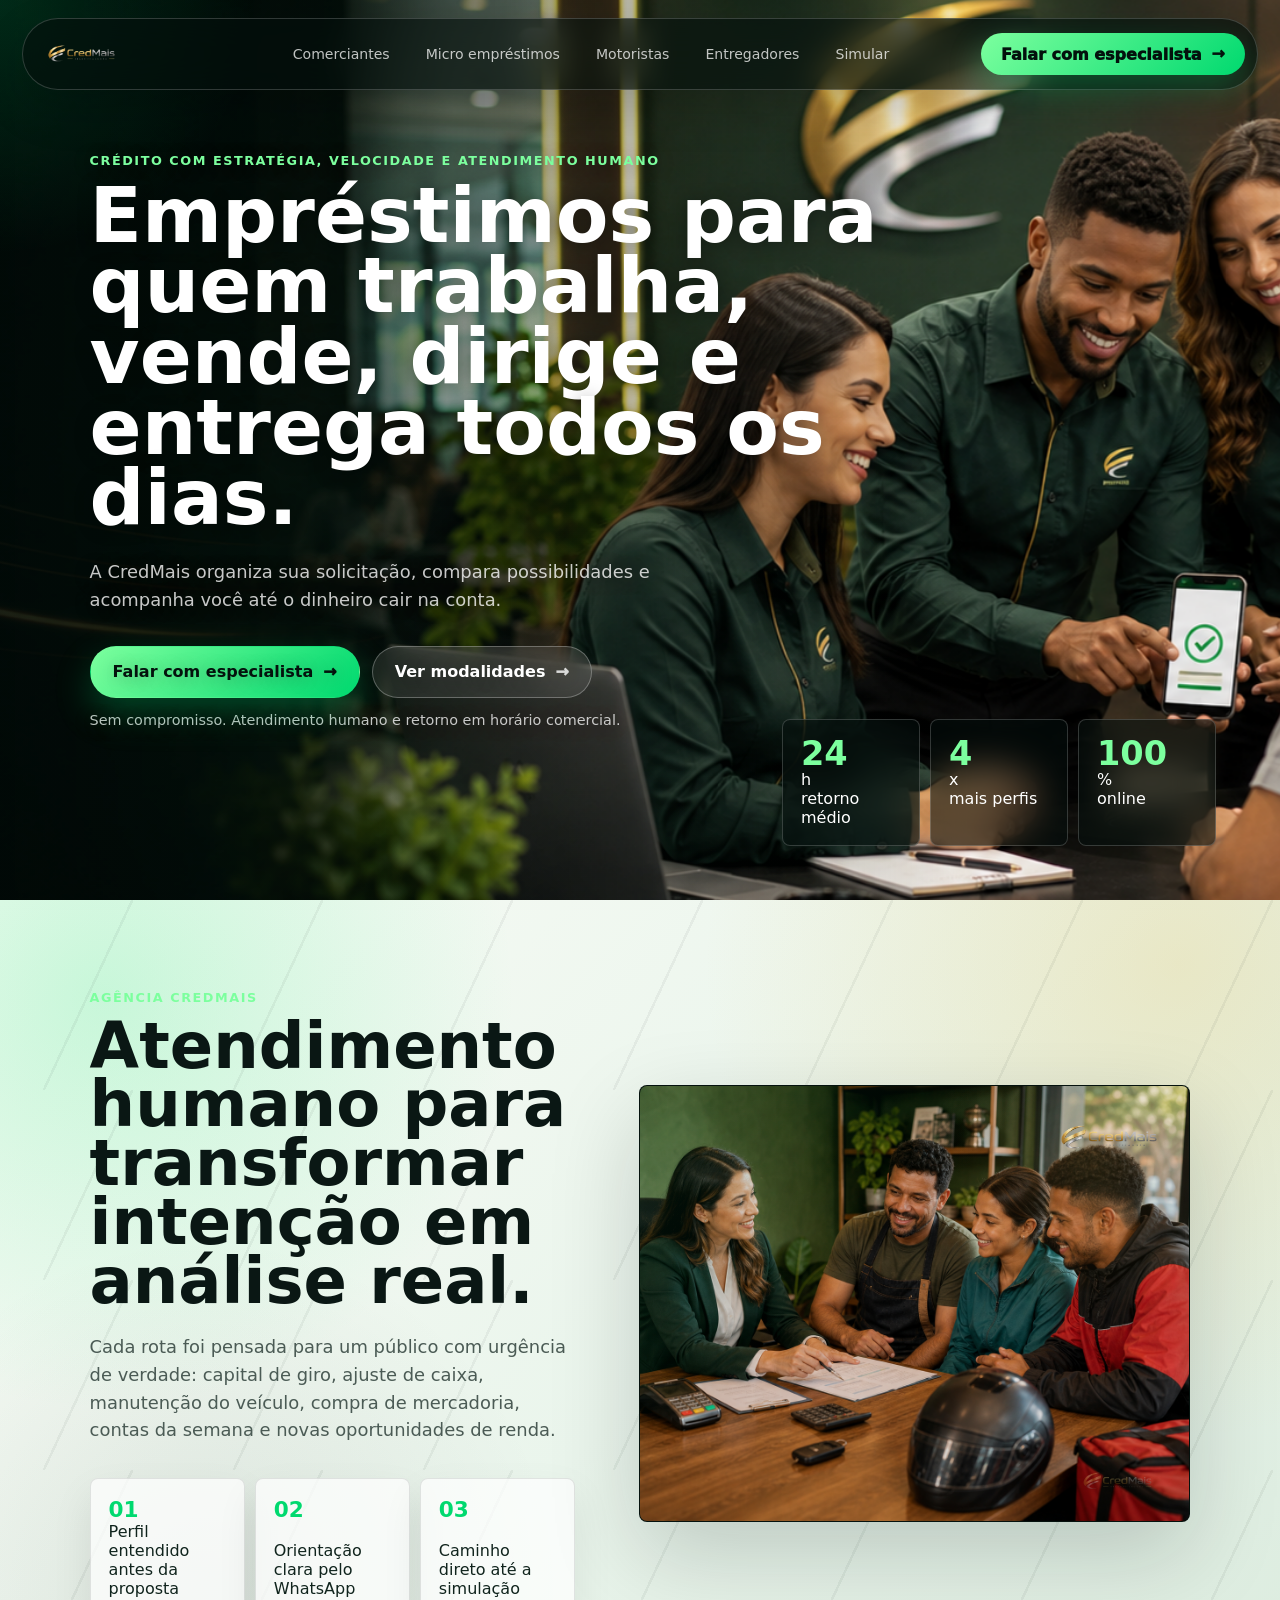
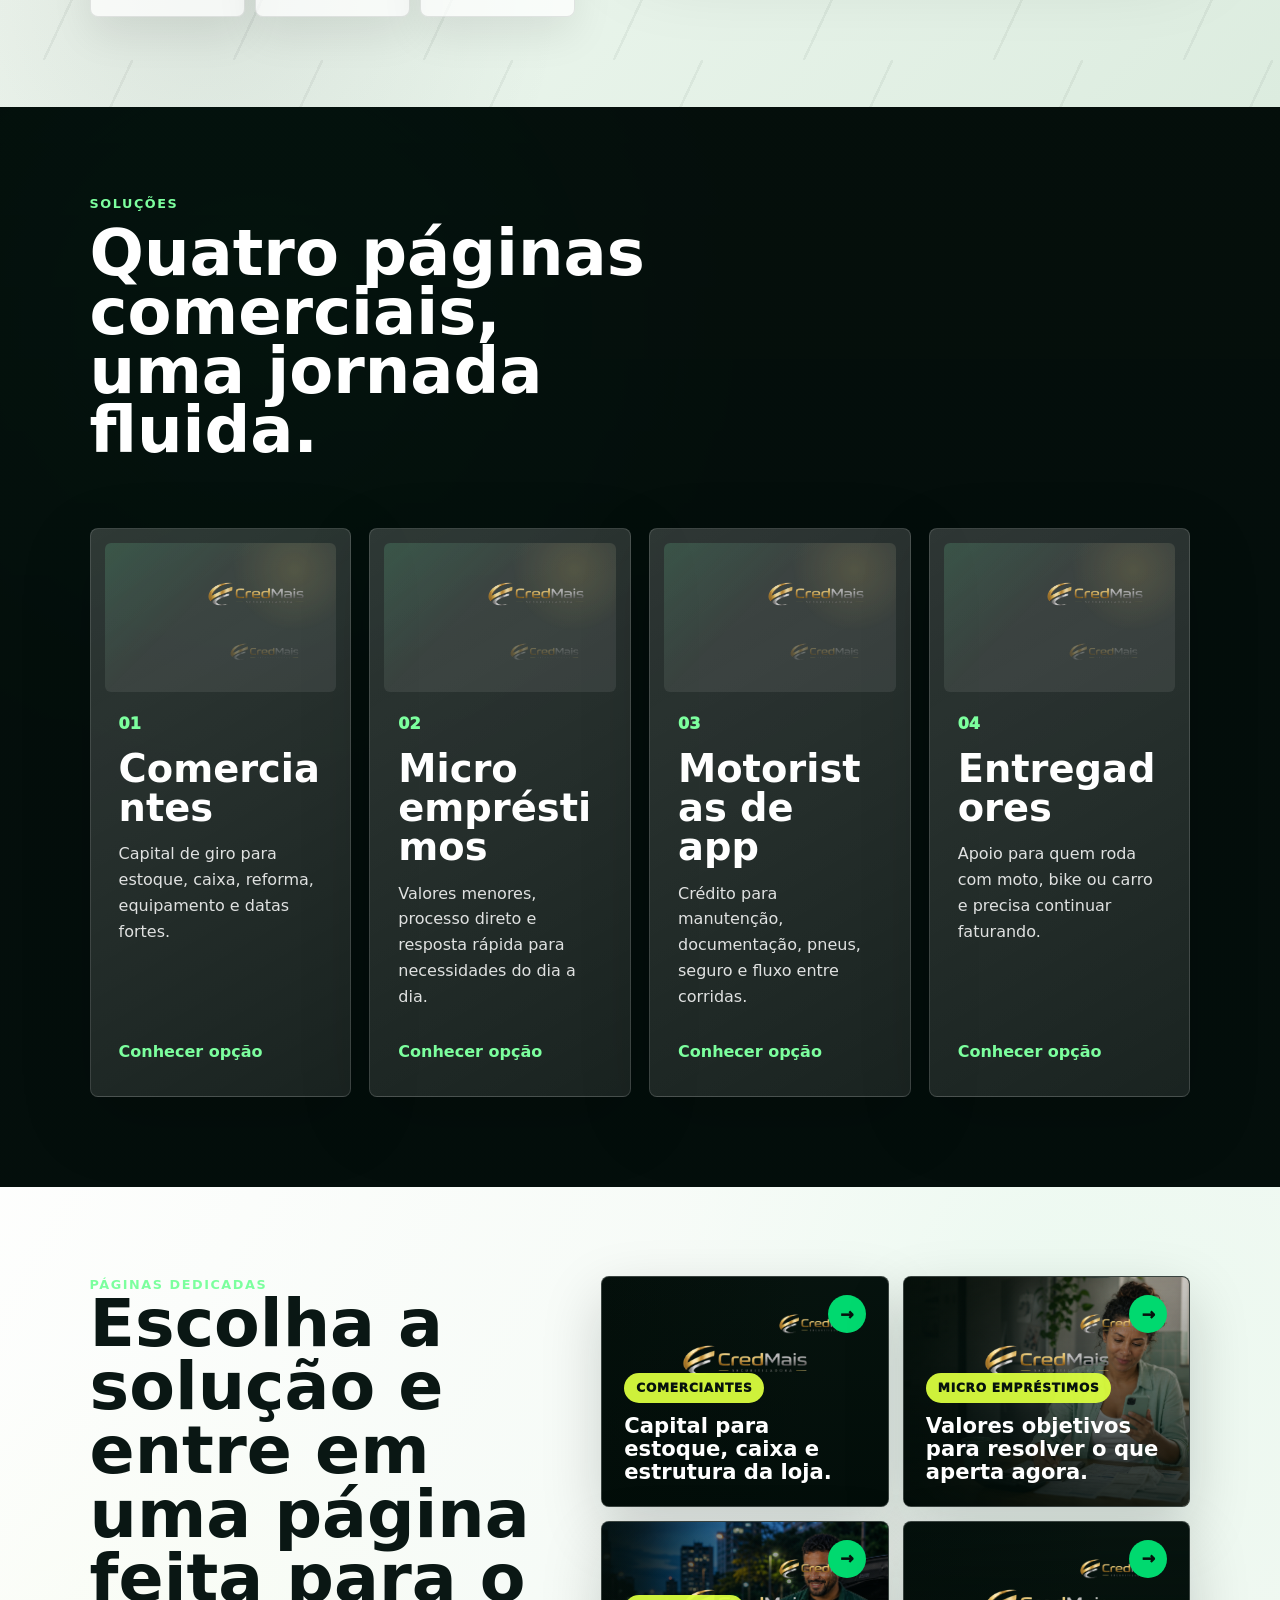
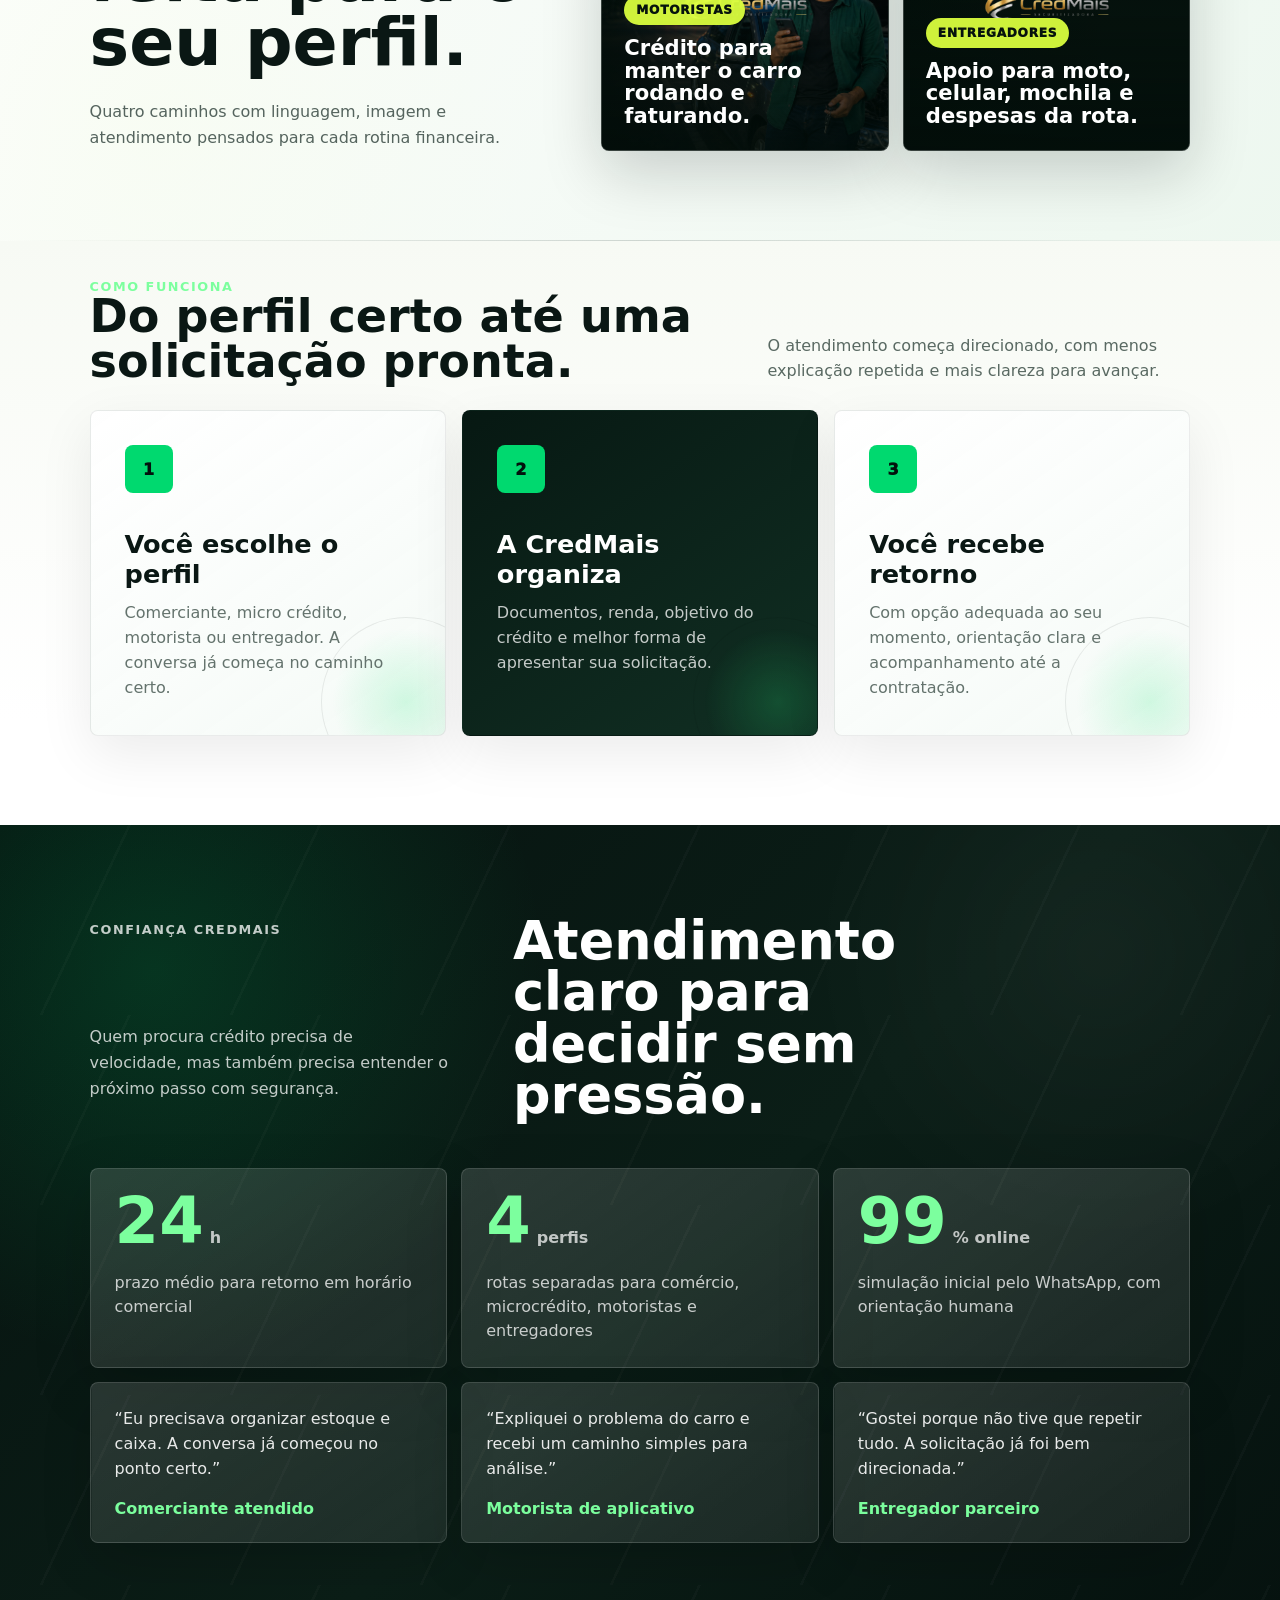
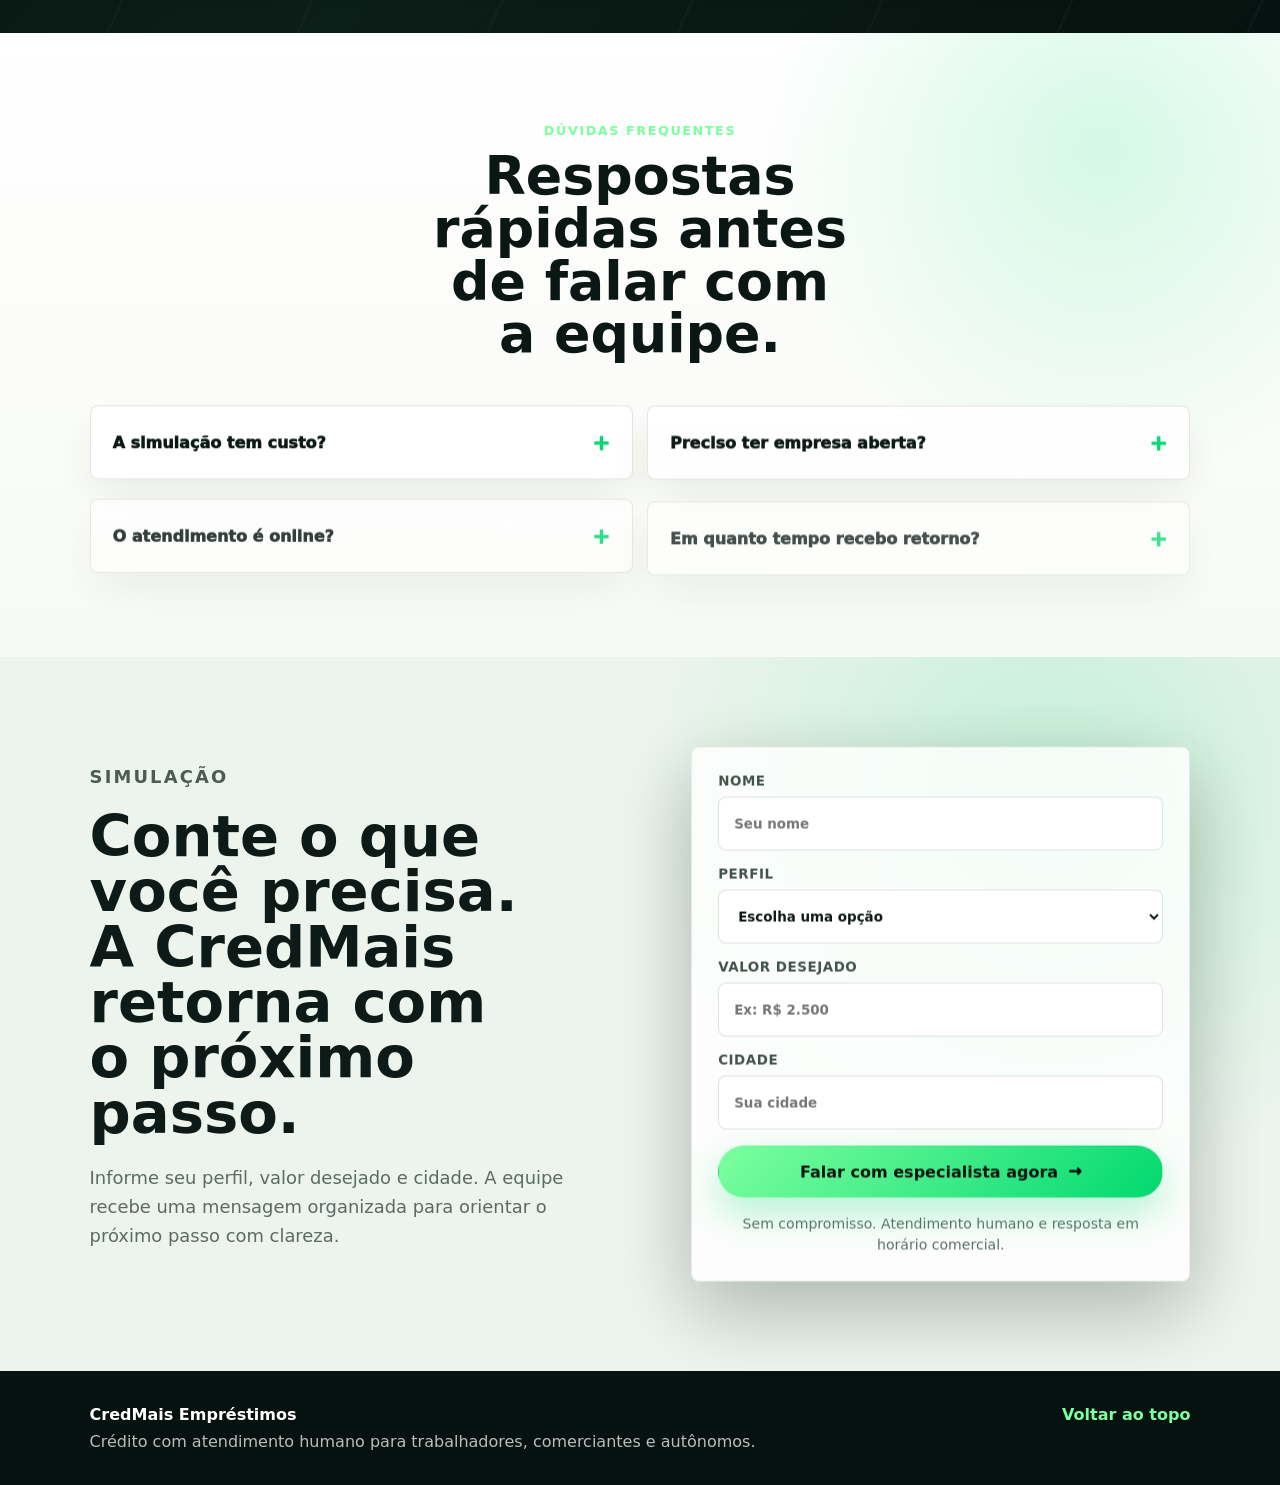
<file: index.html>
<!doctype html>
<html lang="pt-BR">
  <head>
    <meta charset="UTF-8" />
    <meta name="viewport" content="width=device-width, initial-scale=1.0" />
    <meta
      name="description"
      content="CredMais Empréstimos: crédito rápido e atendimento humano para comerciantes, microempreendedores, motoristas de aplicativo e entregadores."
    />
    <title>CredMais Empréstimos | Crédito rápido para quem faz a economia girar</title>
    <link rel="preload" as="image" href="assets/images/hero-home-credmais-uniforme.png" />
    <link rel="stylesheet" href="styles.css?v=20260710-3" />
  </head>
  <body>
    <div class="cursor-light" aria-hidden="true"></div>

    <header class="site-header" data-header>
      <a class="brand" href="index.html#inicio" aria-label="CredMais Empréstimos">
        <img decoding="async" class="brand-logo" src="assets/images/credmais-logo.avif" alt="CredMais Empréstimos" />
      </a>

      <button class="menu-toggle" type="button" aria-expanded="false" aria-controls="site-menu">
        <span></span>
        <span></span>
      </button>

      <nav id="site-menu" class="site-nav" aria-label="Navegação principal">
        <a href="comerciantes.html">Comerciantes</a>
        <a href="micro-emprestimos.html">Micro empréstimos</a>
        <a href="motoristas.html">Motoristas</a>
        <a href="entregadores.html">Entregadores</a>
        <a href="index.html#simular">Simular</a>
      </nav>

      <a class="header-cta" href="index.html#simular">Falar com especialista</a>
    </header>

    <main>
      <section id="inicio" class="hero hero-home" data-hero>
        <img decoding="async" src="assets/images/hero-home-credmais-uniforme.png" alt="Equipe CredMais uniformizada atendendo cliente com aprovação pelo celular" />
        <div class="hero-shade"></div>
        <div class="hero-content">
          <p class="eyebrow split">Crédito com estratégia, velocidade e atendimento humano</p>
          <h1 class="split">Empréstimos para quem trabalha, vende, dirige e entrega todos os dias.</h1>
          <p class="hero-copy split">
            A CredMais organiza sua solicitação, compara possibilidades e acompanha você até o dinheiro cair na conta.
          </p>
          <div class="hero-actions">
            <a class="btn btn-primary" href="#simular">Falar com especialista</a>
            <a class="btn btn-ghost" href="#solucoes">Ver modalidades</a>
          </div>
          <p class="cta-note">Sem compromisso. Atendimento humano e retorno em horário comercial.</p>
        </div>
        <div class="hero-meter" aria-label="Indicadores CredMais">
          <span><strong data-count="24">0</strong>h<br />retorno médio</span>
          <span><strong data-count="4">0</strong>x<br />mais perfis</span>
          <span><strong data-count="100">0</strong>%<br />online</span>
        </div>
      </section>

      <section class="intro-panel section-pad" data-reveal>
        <div class="intro-grid intro-showcase">
          <div class="intro-copy">
            <div class="section-label">Agência CredMais</div>
            <h2>Atendimento humano para transformar intenção em análise real.</h2>
            <p>
              Cada rota foi pensada para um público com urgência de verdade: capital de giro, ajuste de caixa,
              manutenção do veículo, compra de mercadoria, contas da semana e novas oportunidades de renda.
            </p>
            <div class="intro-proof">
              <span><strong>01</strong> Perfil entendido antes da proposta</span>
              <span><strong>02</strong> Orientação clara pelo WhatsApp</span>
              <span><strong>03</strong> Caminho direto até a simulação</span>
            </div>
          </div>

          <figure class="intro-visual">
            <img
              src="assets/images/intro-atendimento-humanizado.png?v=20260710-3"
              alt="Consultora CredMais orientando trabalhadores e comerciantes em uma análise de crédito"
            />
          </figure>
        </div>
      </section>

      <section id="solucoes" class="solutions-track" aria-label="Soluções CredMais">
        <div class="track-sticky">
          <div class="track-heading">
            <p class="section-label">Soluções</p>
            <h2>Quatro páginas comerciais, uma jornada fluida.</h2>
          </div>
          <div class="track">
            <article class="solution-card">
              <div class="card-media">
                <img loading="lazy" decoding="async" src="assets/images/card-comerciantes.png" alt="Comerciante organizando vendas e estoque" />
              </div>
              <span>01</span>
              <h3>Comerciantes</h3>
              <p>Capital de giro para estoque, caixa, reforma, equipamento e datas fortes.</p>
              <a href="comerciantes.html">Conhecer opção</a>
            </article>
            <article class="solution-card">
              <div class="card-media">
                <img loading="lazy" decoding="async" src="assets/images/card-micro.png" alt="Pessoa organizando contas e solicitação pelo celular" />
              </div>
              <span>02</span>
              <h3>Micro empréstimos</h3>
              <p>Valores menores, processo direto e resposta rápida para necessidades do dia a dia.</p>
              <a href="micro-emprestimos.html">Conhecer opção</a>
            </article>
            <article class="solution-card">
              <div class="card-media">
                <img loading="lazy" decoding="async" src="assets/images/card-motoristas.png" alt="Motorista de aplicativo ao lado do carro" />
              </div>
              <span>03</span>
              <h3>Motoristas de app</h3>
              <p>Crédito para manutenção, documentação, pneus, seguro e fluxo entre corridas.</p>
              <a href="motoristas.html">Conhecer opção</a>
            </article>
            <article class="solution-card">
              <div class="card-media">
                <img loading="lazy" decoding="async" src="assets/images/card-entregadores.png" alt="Entregador conferindo rota pelo celular" />
              </div>
              <span>04</span>
              <h3>Entregadores</h3>
              <p>Apoio para quem roda com moto, bike ou carro e precisa continuar faturando.</p>
              <a href="entregadores.html">Conhecer opção</a>
            </article>
          </div>
        </div>
      </section>

      <section class="page-links section-pad" data-reveal>
        <div class="page-links-shell">
          <div class="page-links-copy">
            <div class="section-label">Páginas dedicadas</div>
            <h2>Escolha a solução e entre em uma página feita para o seu perfil.</h2>
            <p>Quatro caminhos com linguagem, imagem e atendimento pensados para cada rotina financeira.</p>
          </div>
          <div class="profile-cards" aria-label="Escolha uma página CredMais">
            <a class="profile-card profile-commerce" href="comerciantes.html">
              <img loading="lazy" decoding="async" src="assets/images/profile-comerciantes-novo.png?v=20260710-3" alt="" />
              <span>Comerciantes</span>
              <strong>Capital para estoque, caixa e estrutura da loja.</strong>
            </a>
            <a class="profile-card profile-micro" href="micro-emprestimos.html">
              <img loading="lazy" decoding="async" src="assets/images/profile-micro-novo.png?v=20260710-3" alt="" />
              <span>Micro empréstimos</span>
              <strong>Valores objetivos para resolver o que aperta agora.</strong>
            </a>
            <a class="profile-card profile-drivers" href="motoristas.html">
              <img loading="lazy" decoding="async" src="assets/images/profile-motoristas-novo.png?v=20260710-3" alt="" />
              <span>Motoristas</span>
              <strong>Crédito para manter o carro rodando e faturando.</strong>
            </a>
            <a class="profile-card profile-delivery" href="entregadores.html">
              <img loading="lazy" decoding="async" src="assets/images/profile-entregadores-novo.png?v=20260710-3" alt="" />
              <span>Entregadores</span>
              <strong>Apoio para moto, celular, mochila e despesas da rota.</strong>
            </a>
          </div>
        </div>
      </section>

      <section class="process section-pad" data-reveal>
        <div class="process-head">
          <div>
            <div class="section-label">Como funciona</div>
            <h2>Do perfil certo até uma solicitação pronta.</h2>
          </div>
          <p>O atendimento começa direcionado, com menos explicação repetida e mais clareza para avançar.</p>
        </div>
        <div class="process-grid">
          <article>
            <span>1</span>
            <h3>Você escolhe o perfil</h3>
            <p>Comerciante, micro crédito, motorista ou entregador. A conversa já começa no caminho certo.</p>
          </article>
          <article>
            <span>2</span>
            <h3>A CredMais organiza</h3>
            <p>Documentos, renda, objetivo do crédito e melhor forma de apresentar sua solicitação.</p>
          </article>
          <article>
            <span>3</span>
            <h3>Você recebe retorno</h3>
            <p>Com opção adequada ao seu momento, orientação clara e acompanhamento até a contratação.</p>
          </article>
        </div>
      </section>

      <section class="trust-section section-pad" data-reveal>
        <div class="trust-head">
          <p class="section-label">Confiança CredMais</p>
          <h2>Atendimento claro para decidir sem pressão.</h2>
          <p>Quem procura crédito precisa de velocidade, mas também precisa entender o próximo passo com segurança.</p>
        </div>
        <div class="trust-grid" aria-label="Provas de confiança CredMais">
          <article>
            <strong data-count="24">0</strong><span>h</span>
            <p>prazo médio para retorno em horário comercial</p>
          </article>
          <article>
            <strong data-count="4">0</strong><span>perfis</span>
            <p>rotas separadas para comércio, microcrédito, motoristas e entregadores</p>
          </article>
          <article>
            <strong data-count="100">0</strong><span>% online</span>
            <p>simulação inicial pelo WhatsApp, com orientação humana</p>
          </article>
        </div>
        <div class="testimonial-grid">
          <blockquote>
            <p>“Eu precisava organizar estoque e caixa. A conversa já começou no ponto certo.”</p>
            <cite>Comerciante atendido</cite>
          </blockquote>
          <blockquote>
            <p>“Expliquei o problema do carro e recebi um caminho simples para análise.”</p>
            <cite>Motorista de aplicativo</cite>
          </blockquote>
          <blockquote>
            <p>“Gostei porque não tive que repetir tudo. A solicitação já foi bem direcionada.”</p>
            <cite>Entregador parceiro</cite>
          </blockquote>
        </div>
      </section>

      <section class="faq-section section-pad" data-reveal>
        <div class="faq-head">
          <p class="section-label">Dúvidas frequentes</p>
          <h2>Respostas rápidas antes de falar com a equipe.</h2>
        </div>
        <div class="faq-list">
          <details>
            <summary>A simulação tem custo?</summary>
            <p>Não. Você informa o perfil, valor desejado e cidade para receber orientação inicial sem compromisso.</p>
          </details>
          <details>
            <summary>Preciso ter empresa aberta?</summary>
            <p>Depende do perfil. A CredMais direciona a conversa para comerciante, microcrédito, motorista ou entregador.</p>
          </details>
          <details>
            <summary>O atendimento é online?</summary>
            <p>Sim. O primeiro contato pode começar pelo WhatsApp, com atendimento humano e orientação clara.</p>
          </details>
          <details>
            <summary>Em quanto tempo recebo retorno?</summary>
            <p>O retorno acontece em horário comercial, geralmente em até 24 horas após o envio das informações.</p>
          </details>
        </div>
      </section>
      <section id="simular" class="lead-section section-pad">
        <div class="lead-copy" data-reveal>
          <p class="section-label">Simulação</p>
          <h2>Conte o que você precisa. A CredMais retorna com o próximo passo.</h2>
          <p>
            Informe seu perfil, valor desejado e cidade. A equipe recebe uma mensagem organizada para orientar o próximo
            passo com clareza.
          </p>
        </div>

        <form class="lead-form" data-form>
          <label>
            Nome
            <input name="nome" type="text" placeholder="Seu nome" required />
          </label>
          <label>
            Perfil
            <select name="perfil" required>
              <option value="">Escolha uma opção</option>
              <option>Comerciante</option>
              <option>Micro empréstimo</option>
              <option>Motorista de aplicativo</option>
              <option>Entregador / delivery</option>
            </select>
          </label>
          <label>
            Valor desejado
            <input name="valor" type="text" placeholder="Ex: R$ 2.500" required />
          </label>
          <label>
            Cidade
            <input name="cidade" type="text" placeholder="Sua cidade" />
          </label>
          <button class="btn btn-primary" type="submit">Falar com especialista agora</button>
          <p class="form-note">Sem compromisso. Atendimento humano e resposta em horário comercial.</p>
        </form>
      </section>
    </main>

    <footer class="site-footer">
      <div>
        <strong>CredMais Empréstimos</strong>
        <p>Crédito com atendimento humano para trabalhadores, comerciantes e autônomos.</p>
      </div>
      <a href="index.html#inicio">Voltar ao topo</a>
    </footer>

    <script src="assets/vendor/gsap.min.js"></script>
    <script src="assets/vendor/ScrollTrigger.min.js"></script>
    <script src="main.js?v=20260710-3"></script>
  </body>
</html>
</file>
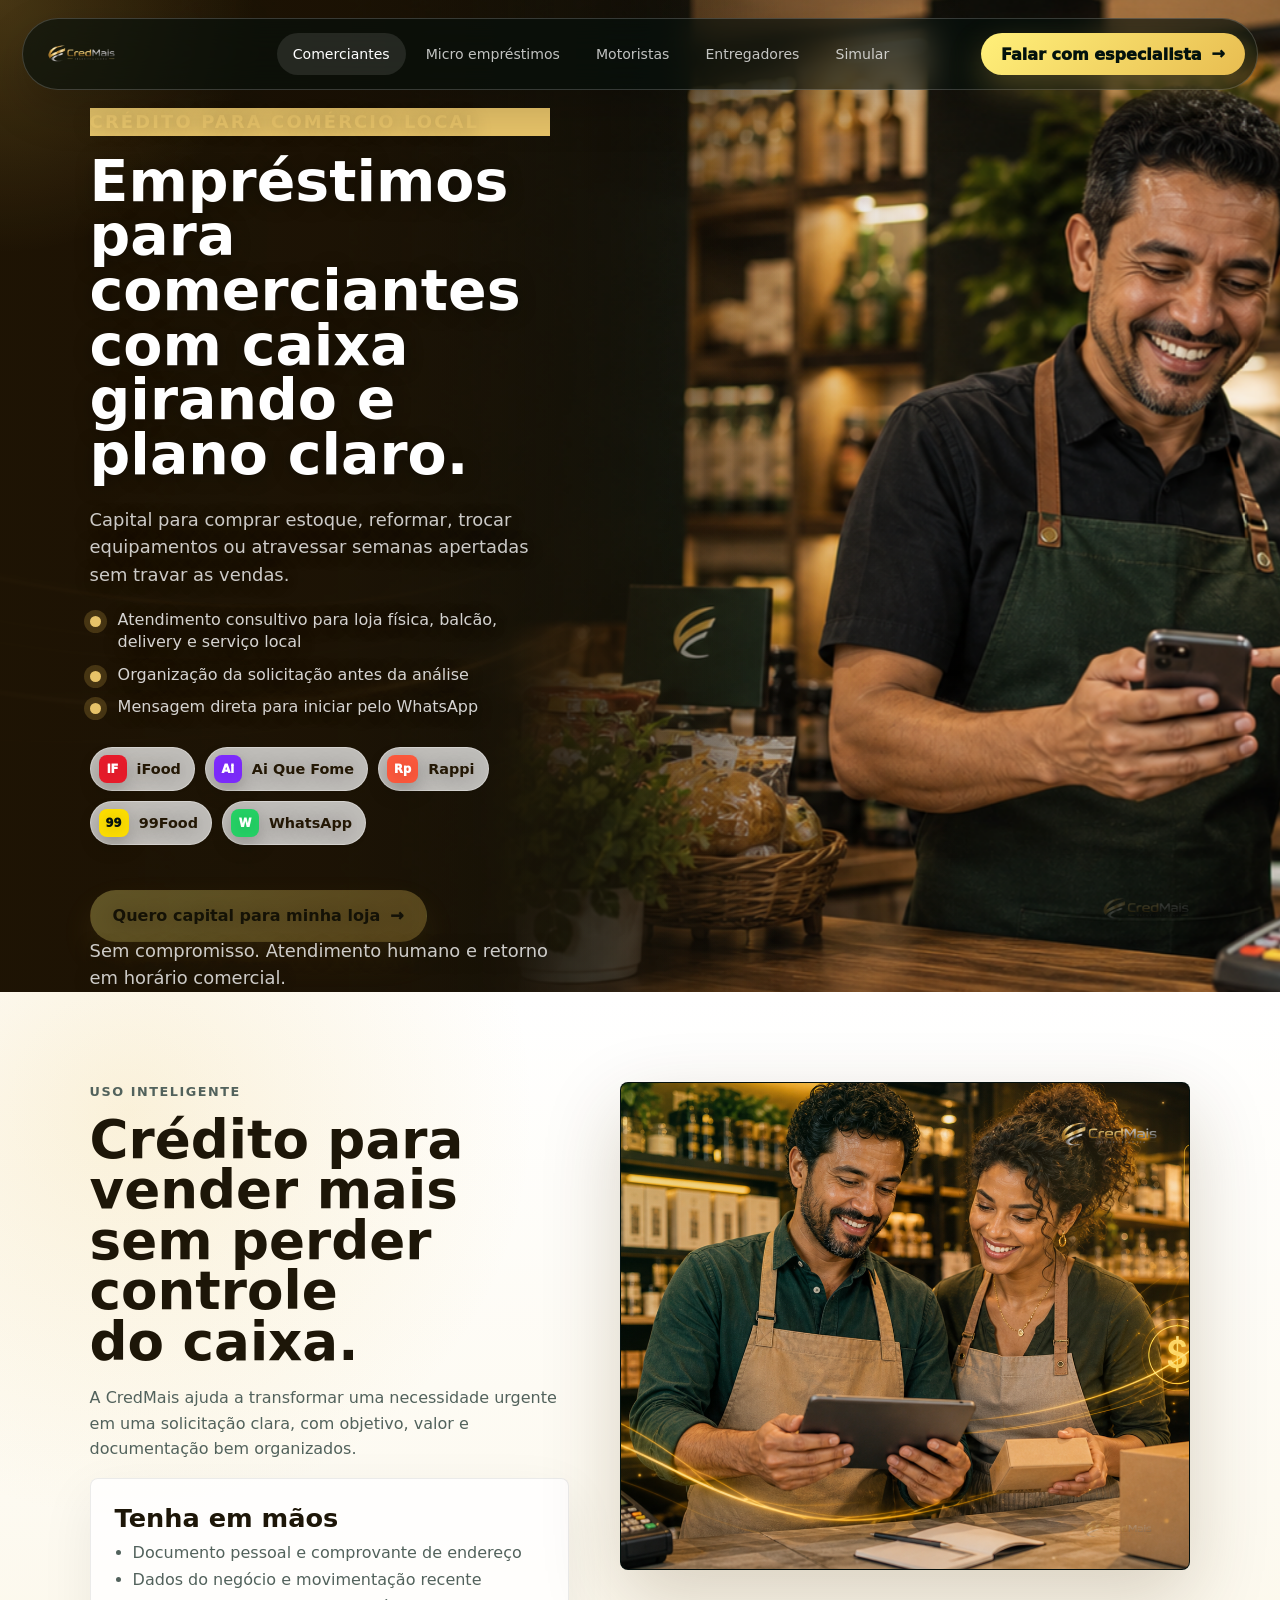
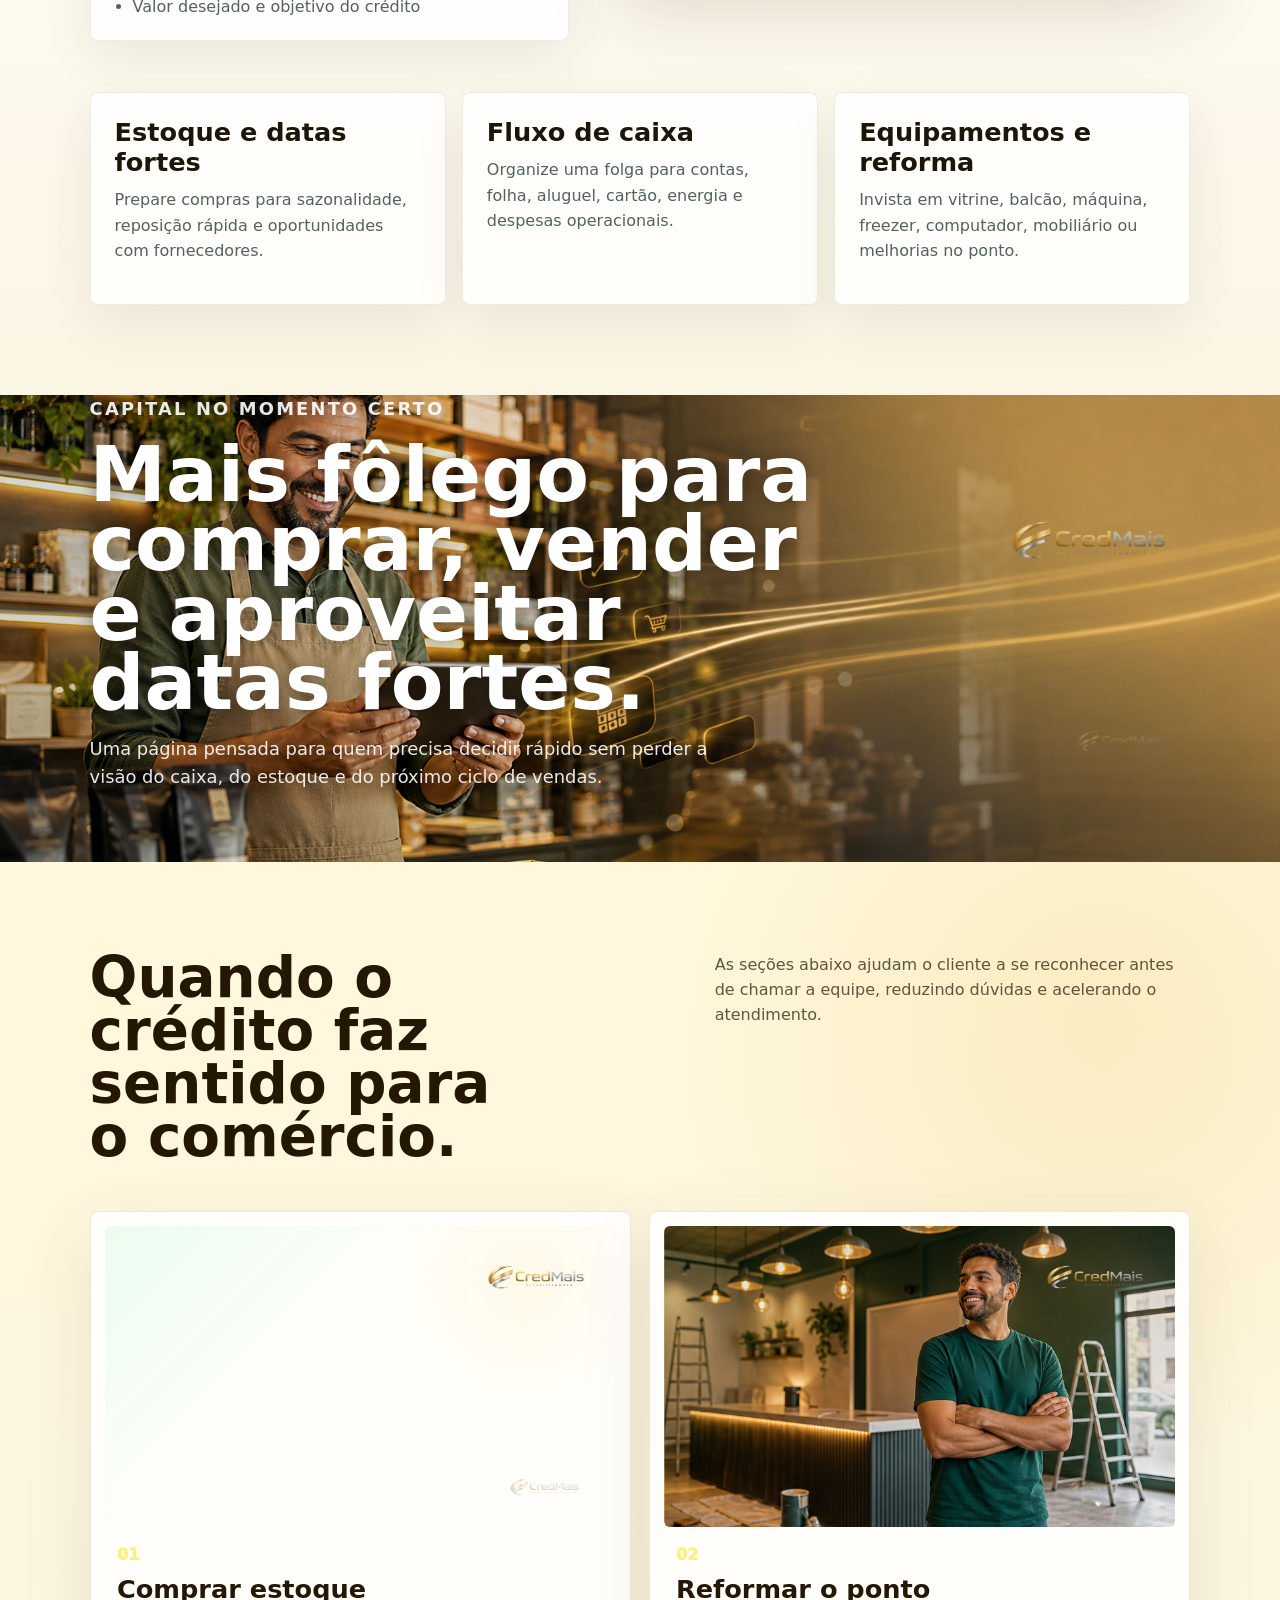
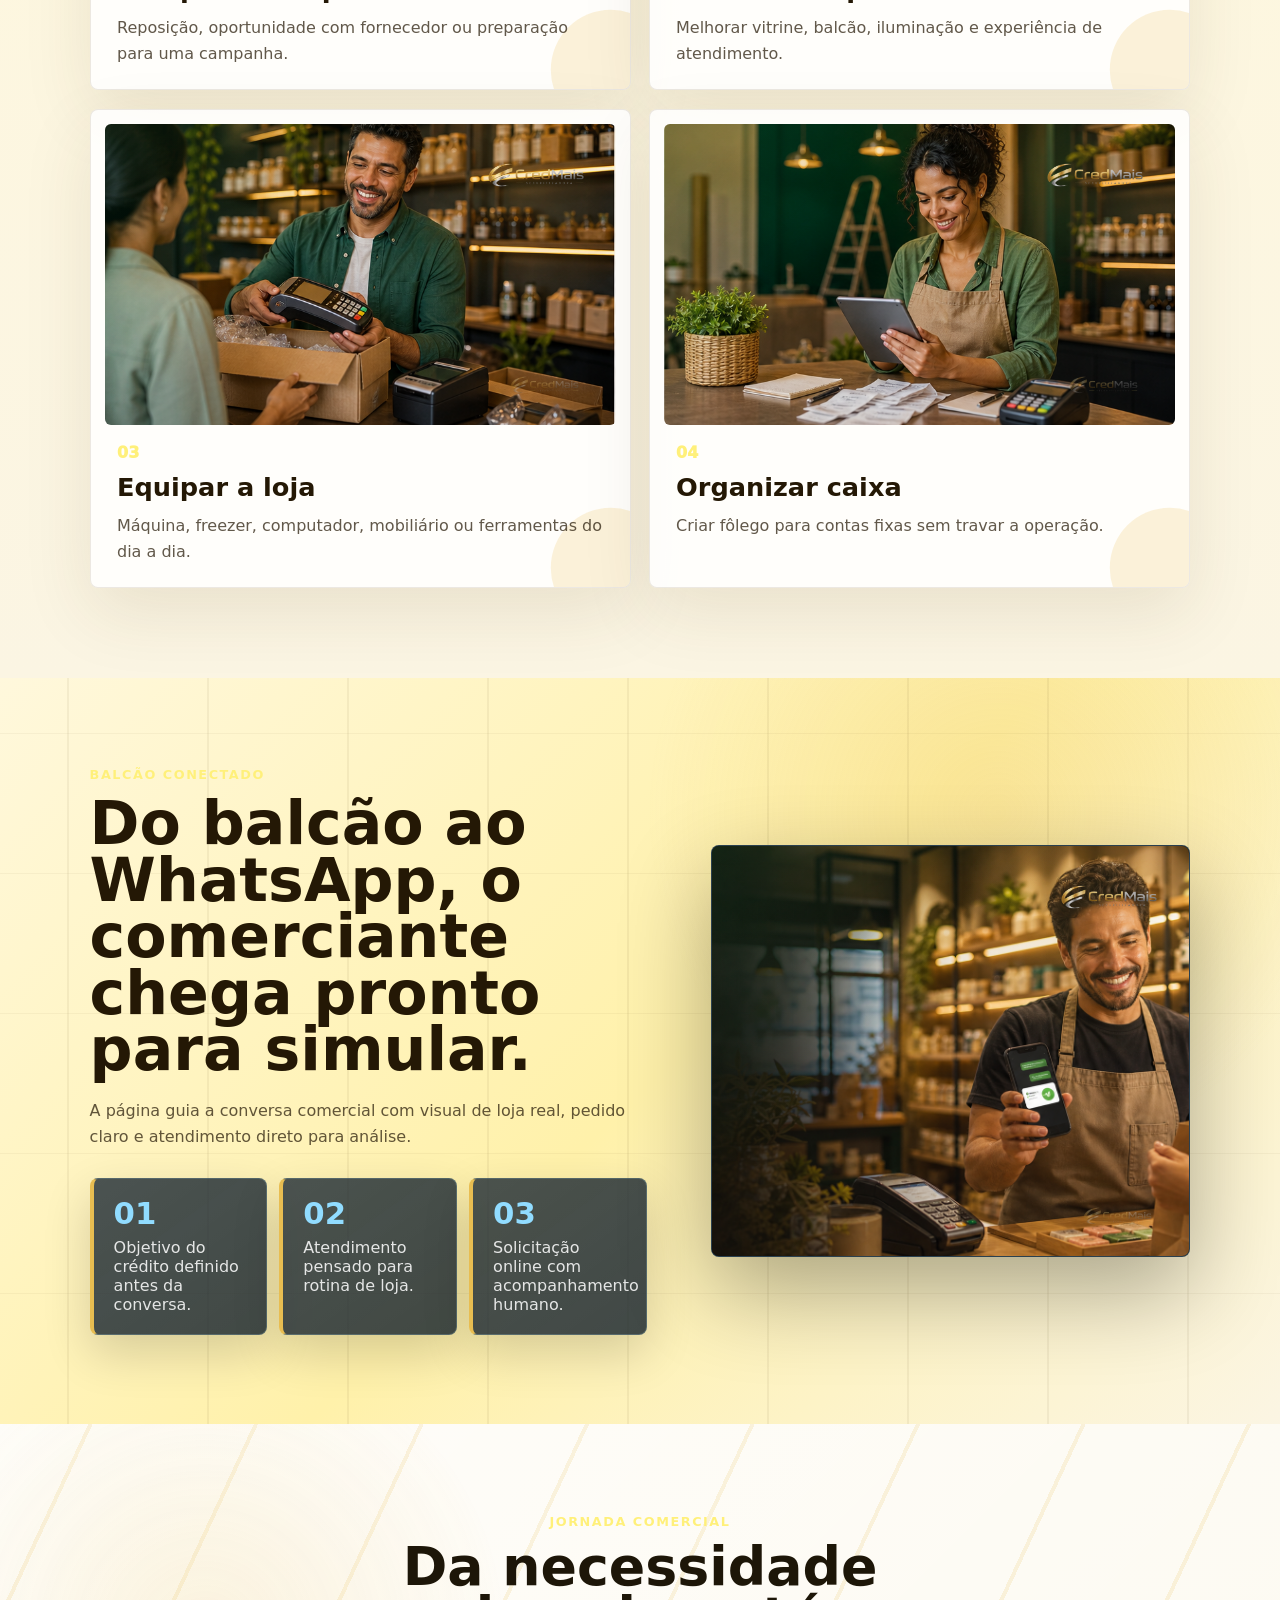
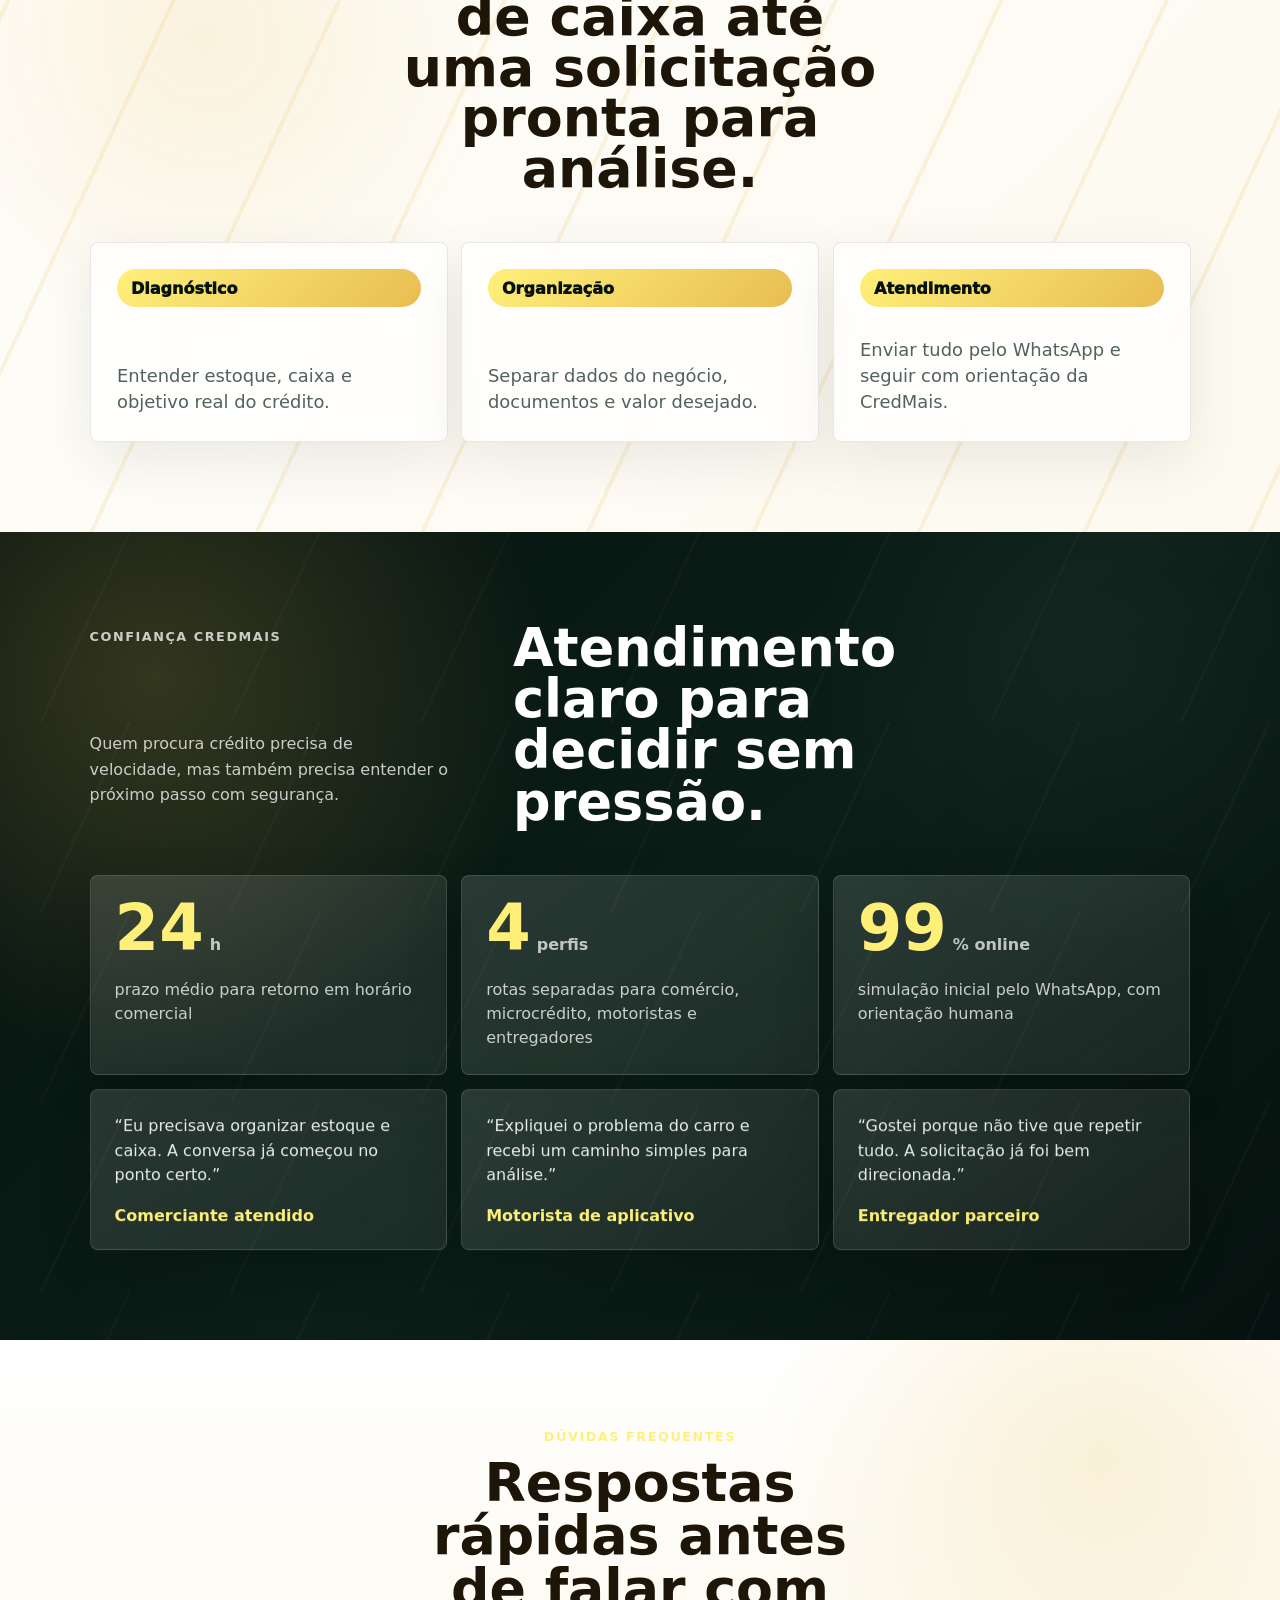
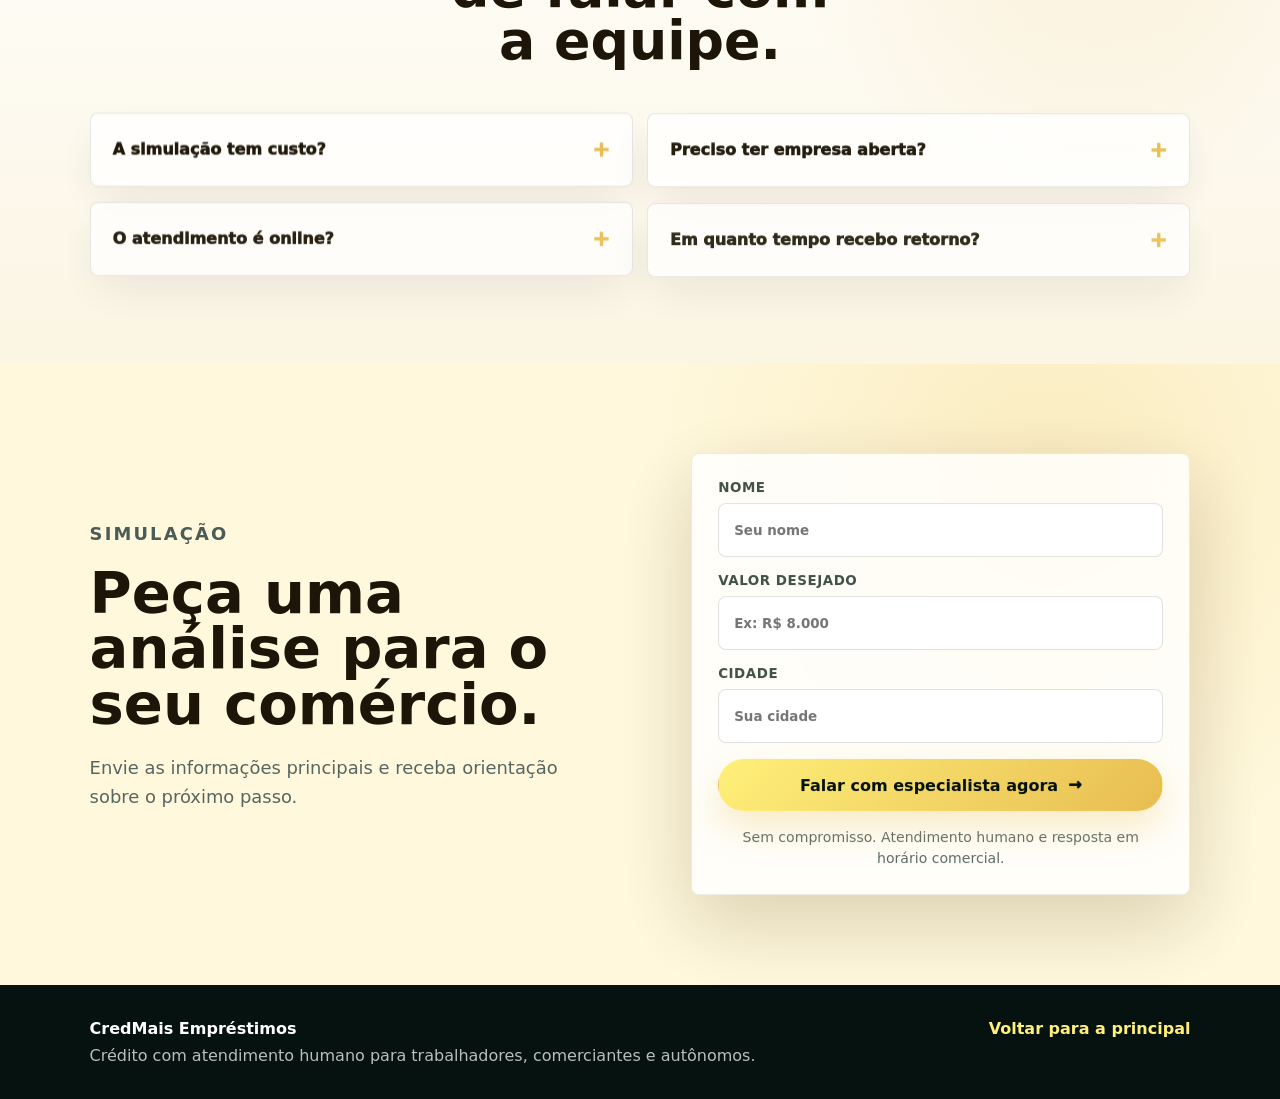
<file: comerciantes.html>
<!doctype html>
<html lang="pt-BR">
  <head>
    <meta charset="UTF-8" />
    <meta name="viewport" content="width=device-width, initial-scale=1.0" />
    <meta
      name="description"
      content="Empréstimos CredMais para comerciantes: capital de giro, estoque, reforma, equipamentos e fluxo de caixa."
    />
    <title>Comerciantes | CredMais Empréstimos</title>
    <link rel="preload" as="image" href="assets/images/hero-comerciantes-credmais-uniforme.png" />
    <link rel="stylesheet" href="styles.css?v=20260710-3" />
  </head>
  <body class="theme-comerciantes" data-motion="commerce">
    <div class="cursor-light" aria-hidden="true"></div>

    <header class="site-header" data-header>
      <a class="brand" href="index.html#inicio" aria-label="CredMais Empréstimos">
        <img decoding="async" class="brand-logo" src="assets/images/credmais-logo.avif" alt="CredMais Empréstimos" />
      </a>

      <button class="menu-toggle" type="button" aria-expanded="false" aria-controls="site-menu">
        <span></span>
        <span></span>
      </button>

      <nav id="site-menu" class="site-nav" aria-label="Navegação principal">
        <a href="comerciantes.html">Comerciantes</a>
        <a href="micro-emprestimos.html">Micro empréstimos</a>
        <a href="motoristas.html">Motoristas</a>
        <a href="entregadores.html">Entregadores</a>
        <a href="#simular">Simular</a>
      </nav>

      <a class="header-cta" href="#simular">Falar com especialista</a>
    </header>

    <main class="service-main">
      <section id="topo" class="audience-page" data-theme="gold" data-hero>
        <img decoding="async" src="assets/images/hero-comerciantes-credmais-uniforme.png" alt="Consultora CredMais uniformizada orientando comerciante no balcão da loja" />
        <div class="audience-overlay"></div>
        <div class="audience-copy">
          <p class="eyebrow split">Crédito para comércio local</p>
          <h1 class="split">Empréstimos para comerciantes com caixa girando e plano claro.</h1>
          <p class="split">
            Capital para comprar estoque, reformar, trocar equipamentos ou atravessar semanas apertadas sem travar as
            vendas.
          </p>
          <ul class="feature-list">
            <li>Atendimento consultivo para loja física, balcão, delivery e serviço local</li>
            <li>Organização da solicitação antes da análise</li>
            <li>Mensagem direta para iniciar pelo WhatsApp</li>
          </ul>
          <div class="delivery-app-strip commerce-app-strip" aria-label="Apps de venda e delivery para comerciantes">
            <span class="delivery-app-badge app-ifood"><i>iF</i> iFood</span>
            <span class="delivery-app-badge app-aiqfome"><i>Ai</i> Ai Que Fome</span>
            <span class="delivery-app-badge app-rappi"><i>Rp</i> Rappi</span>
            <span class="delivery-app-badge app-food99"><i>99</i> 99Food</span>
            <span class="delivery-app-badge app-whatsapp"><i>W</i> WhatsApp</span>
          </div>
          <a class="btn btn-primary" href="#simular">Quero capital para minha loja</a>
          <p class="cta-note">Sem compromisso. Atendimento humano e retorno em horário comercial.</p>
        </div>
      </section>

      <section class="service-detail section-pad" data-reveal>
        <div class="service-detail-grid">
          <div>
            <p class="section-label">Uso inteligente</p>
            <h2>Crédito para vender mais sem perder controle do caixa.</h2>
            <p>
              A CredMais ajuda a transformar uma necessidade urgente em uma solicitação clara, com objetivo, valor e
              documentação bem organizados.
            </p>
            <div class="document-box">
              <h3>Tenha em mãos</h3>
              <ul>
                <li>Documento pessoal e comprovante de endereço</li>
                <li>Dados do negócio e movimentação recente</li>
                <li>Valor desejado e objetivo do crédito</li>
              </ul>
            </div>
          </div>

          <figure class="detail-visual">
            <img loading="lazy" decoding="async" src="assets/images/detail-comerciantes.png" alt="Comerciante organizando vendas, estoque e caixa" />
          </figure>

          <div class="detail-list">
            <article>
              <h3>Estoque e datas fortes</h3>
              <p>Prepare compras para sazonalidade, reposição rápida e oportunidades com fornecedores.</p>
            </article>
            <article>
              <h3>Fluxo de caixa</h3>
              <p>Organize uma folga para contas, folha, aluguel, cartão, energia e despesas operacionais.</p>
            </article>
            <article>
              <h3>Equipamentos e reforma</h3>
              <p>Invista em vitrine, balcão, máquina, freezer, computador, mobiliário ou melhorias no ponto.</p>
            </article>
          </div>
        </div>
      </section>

      <section class="rich-banner" data-rich-banner>
        <img loading="lazy" decoding="async" src="assets/images/banner-comerciantes.png" alt="Comerciante analisando vendas e estoque no balcão" />
        <div class="rich-banner-content">
          <p class="eyebrow">Capital no momento certo</p>
          <h2>Mais fôlego para comprar, vender e aproveitar datas fortes.</h2>
          <p>
            Uma página pensada para quem precisa decidir rápido sem perder a visão do caixa, do estoque e do próximo
            ciclo de vendas.
          </p>
        </div>
      </section>

      <section class="scenario-section section-pad">
        <div class="scenario-head" data-reveal>
          <h2>Quando o crédito faz sentido para o comércio.</h2>
          <p>
            As seções abaixo ajudam o cliente a se reconhecer antes de chamar a equipe, reduzindo dúvidas e acelerando o
            atendimento.
          </p>
        </div>
        <div class="scenario-grid">
          <article class="scenario-card">
            <div class="card-media">
              <img loading="lazy" decoding="async" src="assets/images/scenario-comerciantes-estoque.png" alt="" />
            </div>
            <span>01</span>
            <h3>Comprar estoque</h3>
            <p>Reposição, oportunidade com fornecedor ou preparação para uma campanha.</p>
          </article>
          <article class="scenario-card">
            <div class="card-media">
              <img loading="lazy" decoding="async" src="assets/images/scenario-comerciantes-reforma.png" alt="" />
            </div>
            <span>02</span>
            <h3>Reformar o ponto</h3>
            <p>Melhorar vitrine, balcão, iluminação e experiência de atendimento.</p>
          </article>
          <article class="scenario-card">
            <div class="card-media">
              <img loading="lazy" decoding="async" src="assets/images/scenario-comerciantes-equipamentos.png" alt="" />
            </div>
            <span>03</span>
            <h3>Equipar a loja</h3>
            <p>Máquina, freezer, computador, mobiliário ou ferramentas do dia a dia.</p>
          </article>
          <article class="scenario-card">
            <div class="card-media">
              <img loading="lazy" decoding="async" src="assets/images/scenario-comerciantes-caixa.png" alt="" />
            </div>
            <span>04</span>
            <h3>Organizar caixa</h3>
            <p>Criar fôlego para contas fixas sem travar a operação.</p>
          </article>
        </div>
      </section>

      <section class="motion-banner motion-banner-commerce">
        <div class="motion-banner-inner motion-banner-inner--visual">
          <div class="motion-copy">
            <p class="eyebrow">Balcão conectado</p>
            <h2>Do balcão ao WhatsApp, o comerciante chega pronto para simular.</h2>
            <p>
              A página guia a conversa comercial com visual de loja real, pedido claro e atendimento direto para análise.
            </p>
            <div class="motion-card-row commerce-card-row" aria-label="Diferenciais para comerciantes">
              <span><strong>01</strong>Objetivo do crédito definido antes da conversa.</span>
              <span><strong>02</strong>Atendimento pensado para rotina de loja.</span>
              <span><strong>03</strong>Solicitação online com acompanhamento humano.</span>
            </div>
          </div>
          <figure class="motion-visual commerce-motion-visual">
            <img loading="lazy" decoding="async" src="assets/images/motion-comerciantes-whatsapp.png" alt="Comerciante usando celular no balcão da loja" />
          </figure>
        </div>
      </section>

      <section class="journey-section section-pad">
        <div class="journey-copy" data-reveal>
          <p class="section-label">Jornada comercial</p>
          <h2>Da necessidade de caixa até uma solicitação pronta para análise.</h2>
        </div>
        <div class="journey-steps">
          <article class="journey-step">
            <span>Diagnóstico</span>
            <p>Entender estoque, caixa e objetivo real do crédito.</p>
          </article>
          <article class="journey-step">
            <span>Organização</span>
            <p>Separar dados do negócio, documentos e valor desejado.</p>
          </article>
          <article class="journey-step">
            <span>Atendimento</span>
            <p>Enviar tudo pelo WhatsApp e seguir com orientação da CredMais.</p>
          </article>
        </div>
      </section>

      <section class="trust-section section-pad" data-reveal>
        <div class="trust-head">
          <p class="section-label">Confiança CredMais</p>
          <h2>Atendimento claro para decidir sem pressão.</h2>
          <p>Quem procura crédito precisa de velocidade, mas também precisa entender o próximo passo com segurança.</p>
        </div>
        <div class="trust-grid" aria-label="Provas de confiança CredMais">
          <article>
            <strong data-count="24">0</strong><span>h</span>
            <p>prazo médio para retorno em horário comercial</p>
          </article>
          <article>
            <strong data-count="4">0</strong><span>perfis</span>
            <p>rotas separadas para comércio, microcrédito, motoristas e entregadores</p>
          </article>
          <article>
            <strong data-count="100">0</strong><span>% online</span>
            <p>simulação inicial pelo WhatsApp, com orientação humana</p>
          </article>
        </div>
        <div class="testimonial-grid">
          <blockquote>
            <p>“Eu precisava organizar estoque e caixa. A conversa já começou no ponto certo.”</p>
            <cite>Comerciante atendido</cite>
          </blockquote>
          <blockquote>
            <p>“Expliquei o problema do carro e recebi um caminho simples para análise.”</p>
            <cite>Motorista de aplicativo</cite>
          </blockquote>
          <blockquote>
            <p>“Gostei porque não tive que repetir tudo. A solicitação já foi bem direcionada.”</p>
            <cite>Entregador parceiro</cite>
          </blockquote>
        </div>
      </section>

      <section class="faq-section section-pad" data-reveal>
        <div class="faq-head">
          <p class="section-label">Dúvidas frequentes</p>
          <h2>Respostas rápidas antes de falar com a equipe.</h2>
        </div>
        <div class="faq-list">
          <details>
            <summary>A simulação tem custo?</summary>
            <p>Não. Você informa o perfil, valor desejado e cidade para receber orientação inicial sem compromisso.</p>
          </details>
          <details>
            <summary>Preciso ter empresa aberta?</summary>
            <p>Depende do perfil. A CredMais direciona a conversa para comerciante, microcrédito, motorista ou entregador.</p>
          </details>
          <details>
            <summary>O atendimento é online?</summary>
            <p>Sim. O primeiro contato pode começar pelo WhatsApp, com atendimento humano e orientação clara.</p>
          </details>
          <details>
            <summary>Em quanto tempo recebo retorno?</summary>
            <p>O retorno acontece em horário comercial, geralmente em até 24 horas após o envio das informações.</p>
          </details>
        </div>
      </section>
      <section id="simular" class="lead-section service-lead section-pad">
        <div class="lead-copy" data-reveal>
          <p class="section-label">Simulação</p>
          <h2>Peça uma análise para o seu comércio.</h2>
          <p>Envie as informações principais e receba orientação sobre o próximo passo.</p>
        </div>

        <form class="lead-form" data-form>
          <input name="perfil" type="hidden" value="Comerciante" />
          <label>
            Nome
            <input name="nome" type="text" placeholder="Seu nome" required />
          </label>
          <label>
            Valor desejado
            <input name="valor" type="text" placeholder="Ex: R$ 8.000" required />
          </label>
          <label>
            Cidade
            <input name="cidade" type="text" placeholder="Sua cidade" />
          </label>
          <button class="btn btn-primary" type="submit">Falar com especialista agora</button>
          <p class="form-note">Sem compromisso. Atendimento humano e resposta em horário comercial.</p>
        </form>
      </section>
    </main>

    <footer class="site-footer">
      <div>
        <strong>CredMais Empréstimos</strong>
        <p>Crédito com atendimento humano para trabalhadores, comerciantes e autônomos.</p>
      </div>
      <a href="index.html#inicio">Voltar para a principal</a>
    </footer>

    <script src="assets/vendor/gsap.min.js"></script>
    <script src="assets/vendor/ScrollTrigger.min.js"></script>
    <script src="main.js?v=20260710-3"></script>
  </body>
</html>
</file>
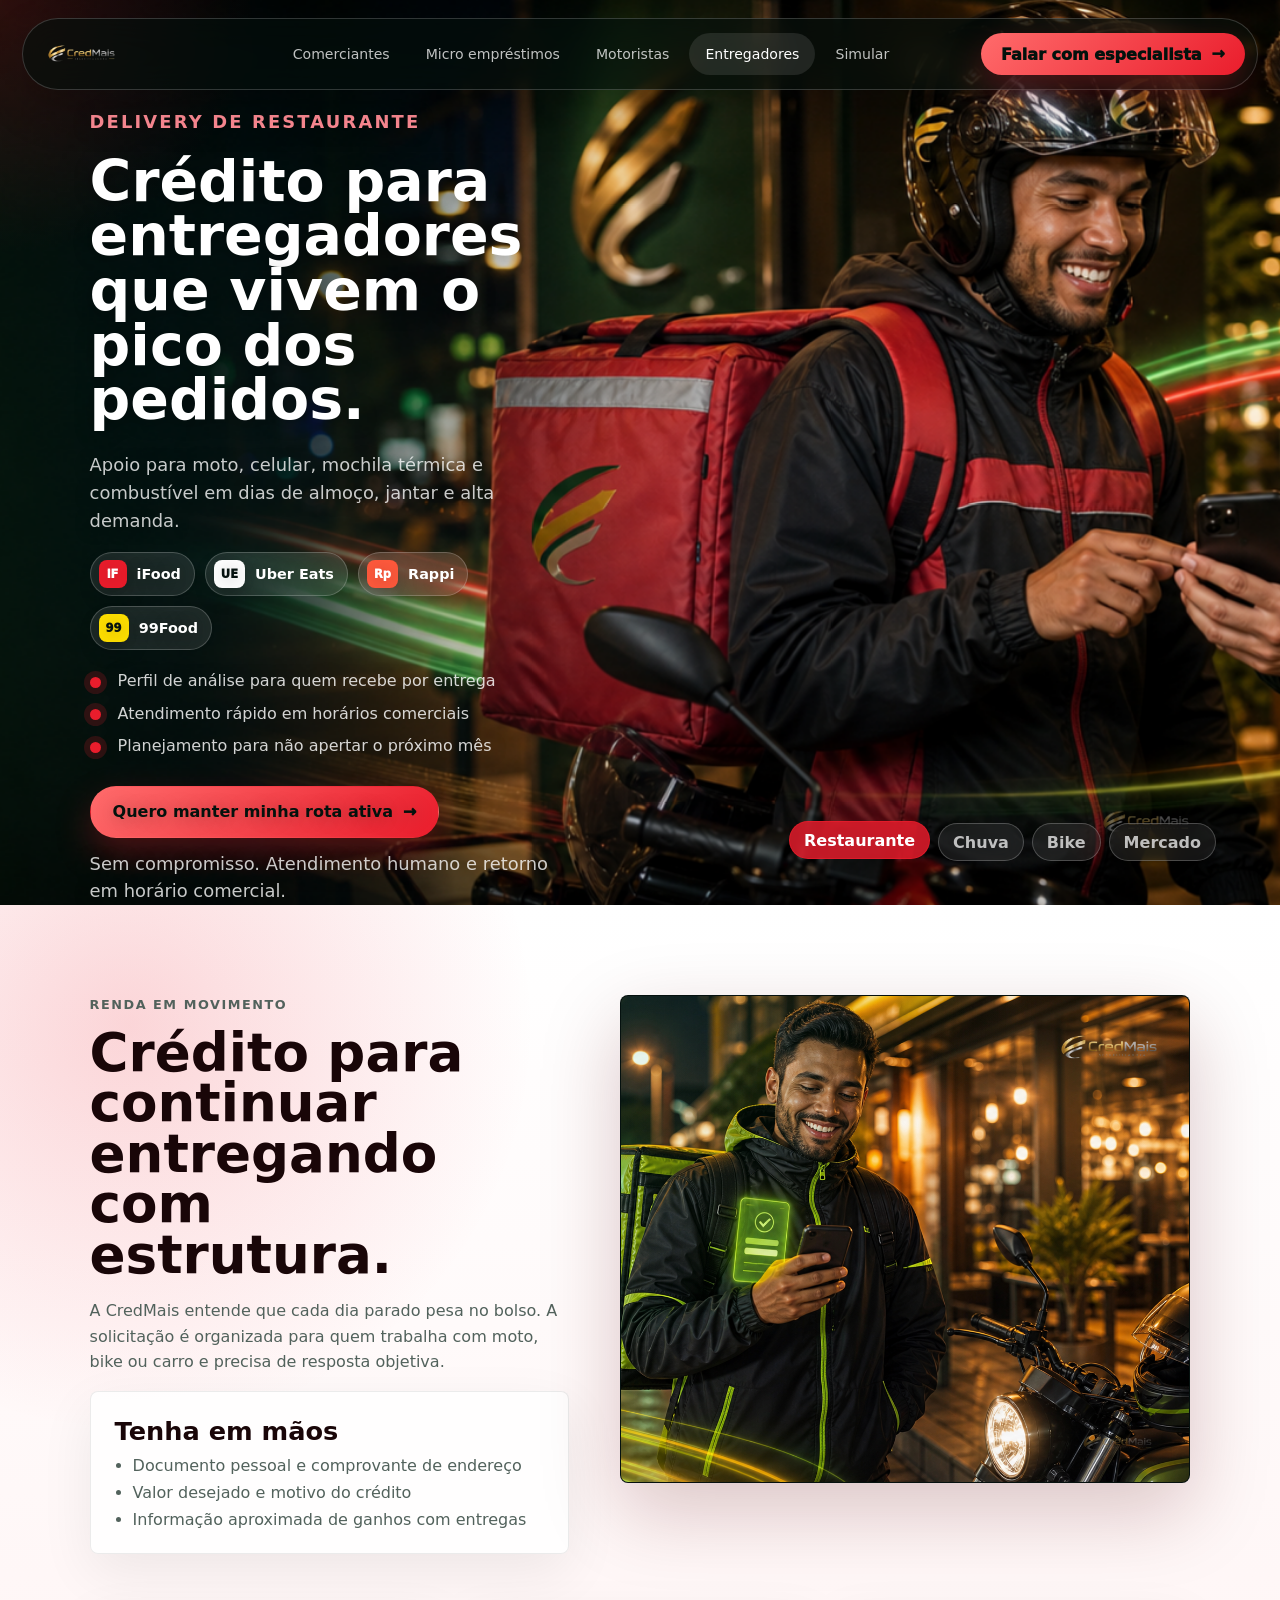
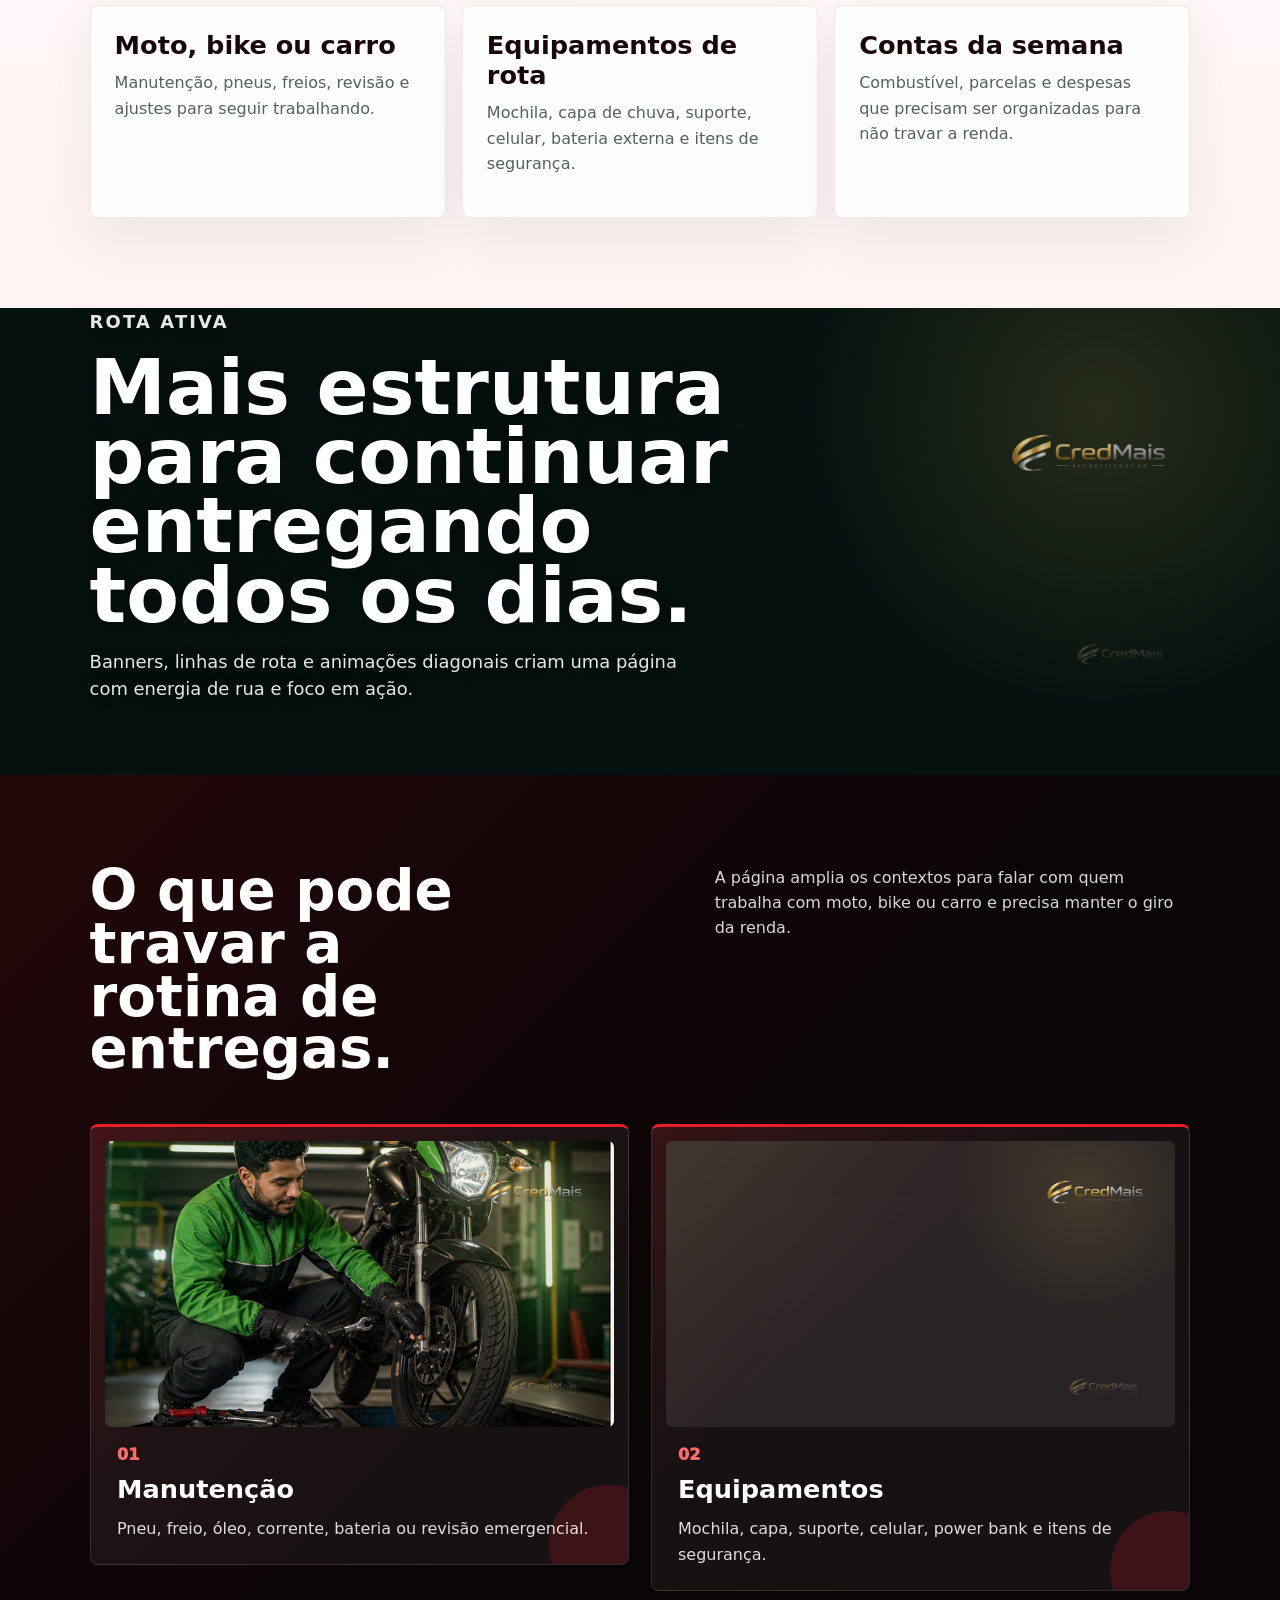
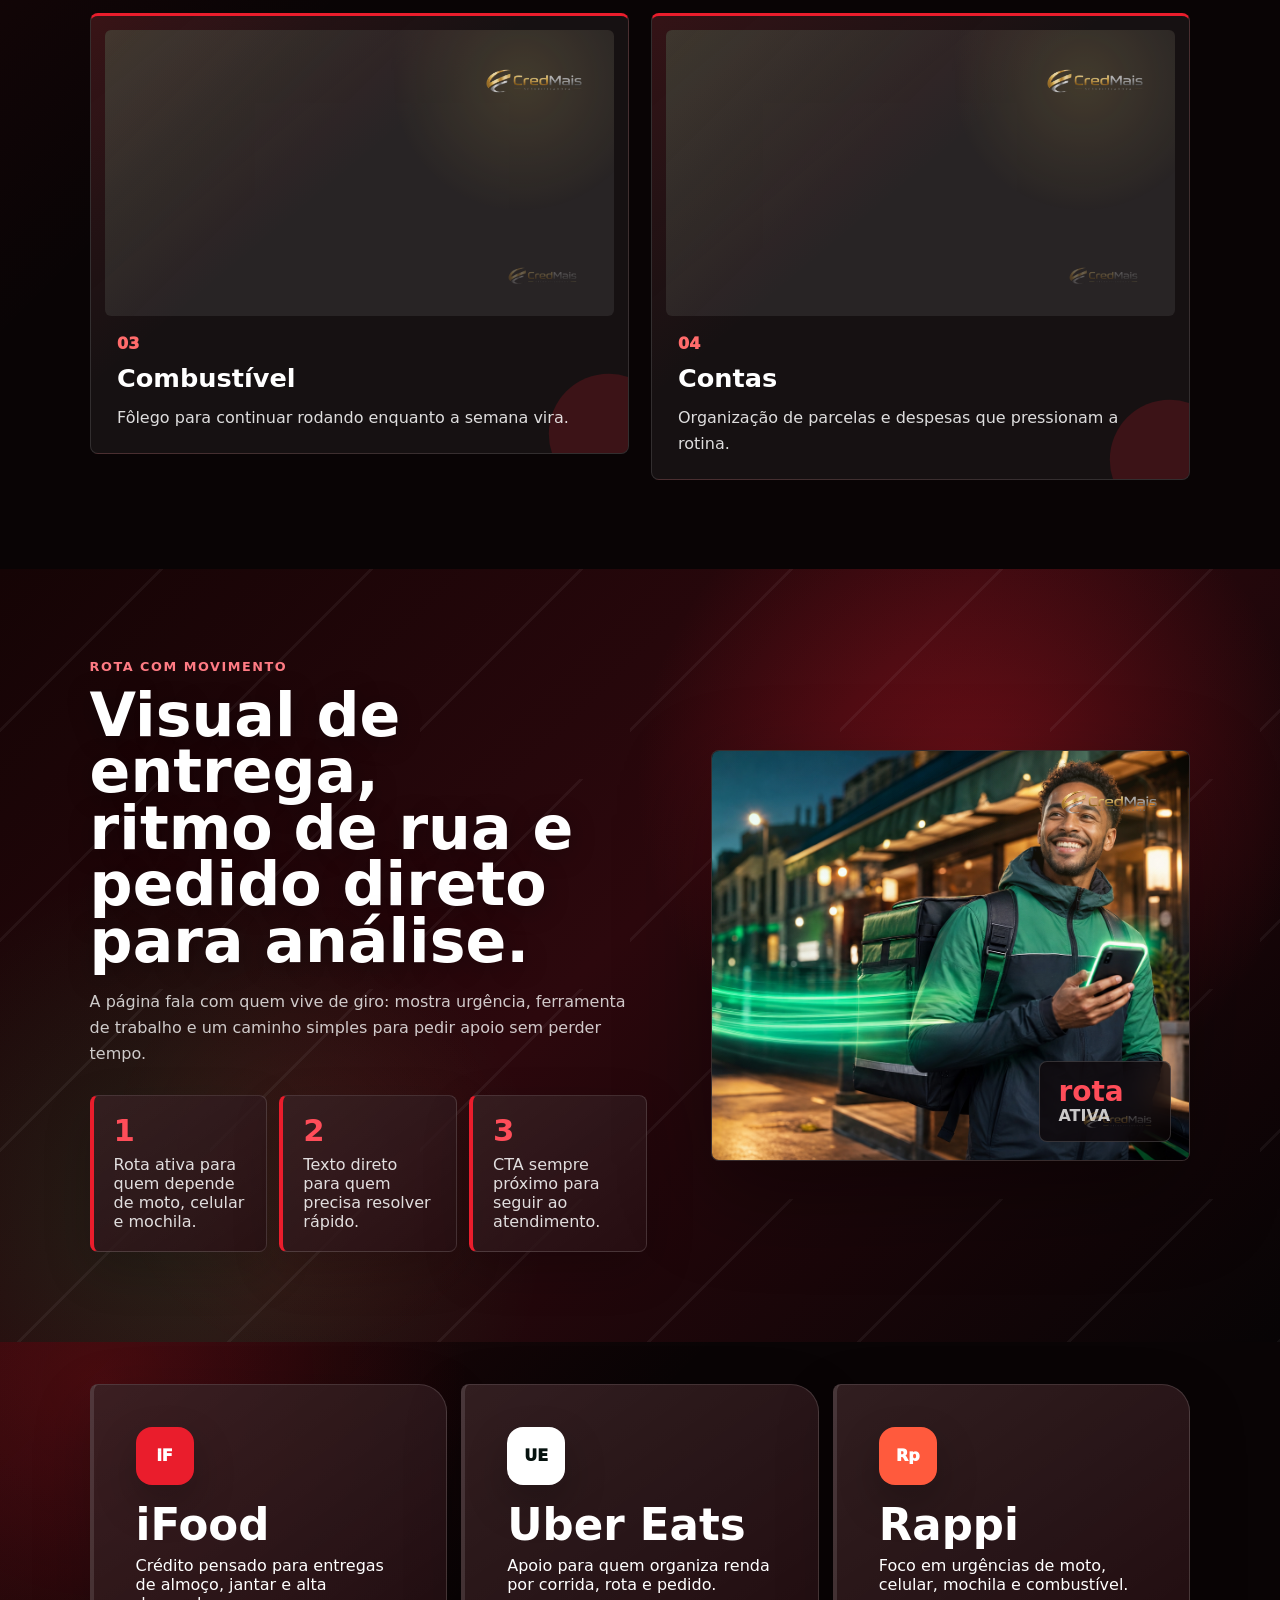
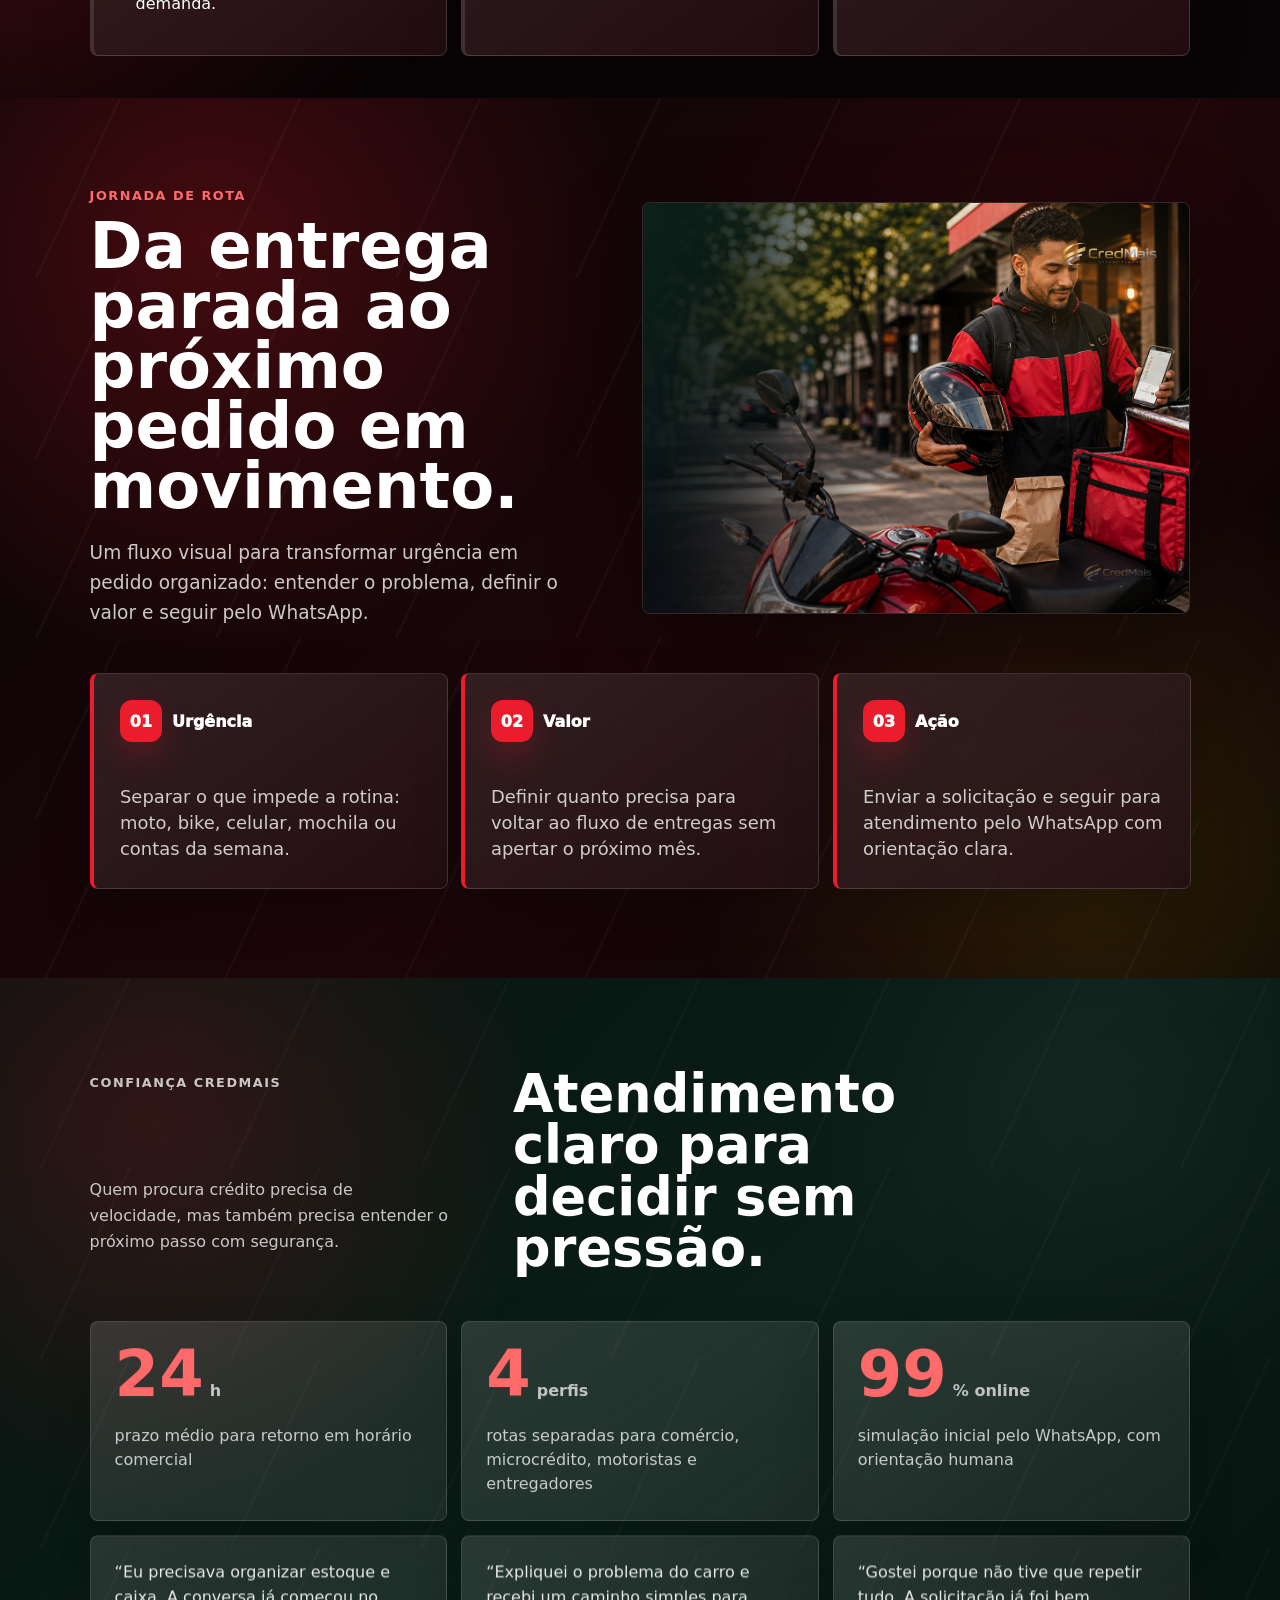
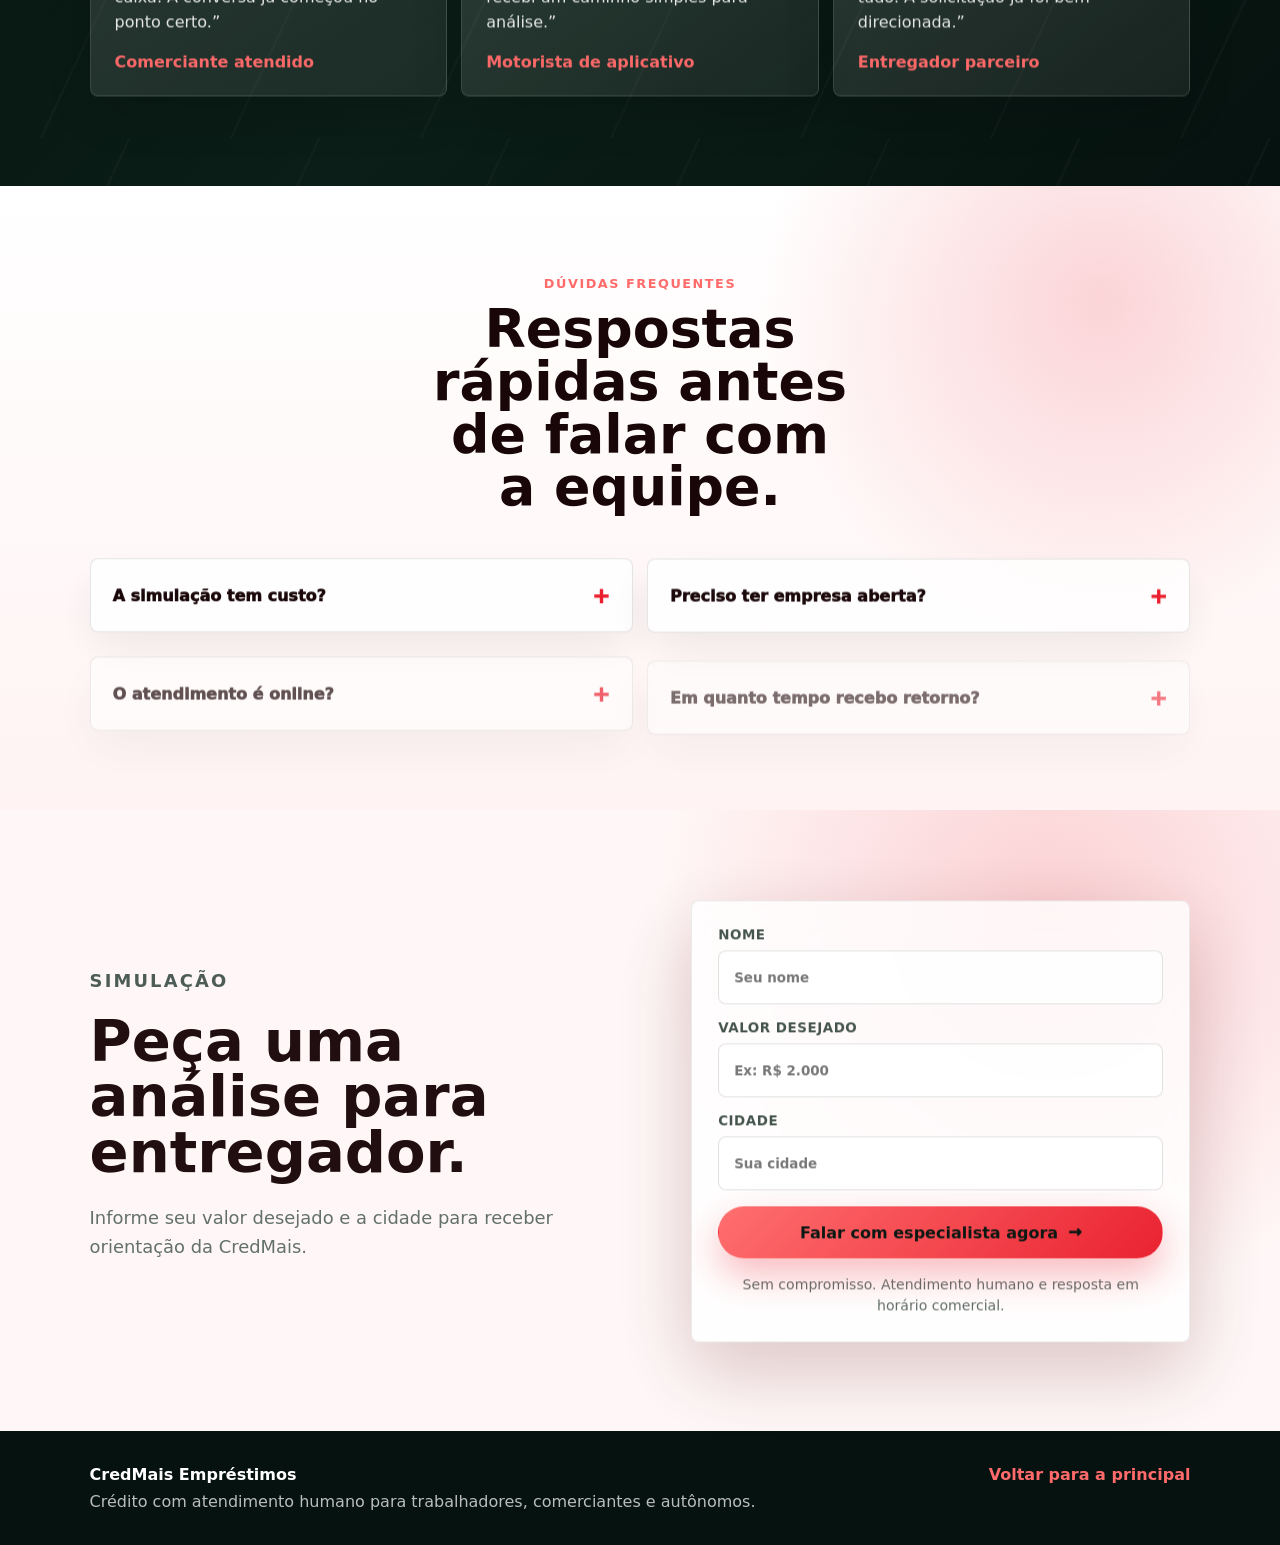
<file: entregadores.html>
<!doctype html>
<html lang="pt-BR">
  <head>
    <meta charset="UTF-8" />
    <meta name="viewport" content="width=device-width, initial-scale=1.0" />
    <meta
      name="description"
      content="Empréstimos CredMais para entregadores e trabalhadores de delivery: moto, bike, celular, combustível e manutenção."
    />
    <title>Entregadores e Delivery | CredMais Empréstimos</title>
    <link rel="preload" as="image" href="assets/images/hero-entregadores-credmais-uniforme.png" />
    <link rel="stylesheet" href="styles.css?v=20260710-3" />
  </head>
  <body class="theme-entregadores" data-motion="delivery">
    <div class="cursor-light" aria-hidden="true"></div>

    <header class="site-header" data-header>
      <a class="brand" href="index.html#inicio" aria-label="CredMais Empréstimos">
        <img decoding="async" class="brand-logo" src="assets/images/credmais-logo.avif" alt="CredMais Empréstimos" />
      </a>

      <button class="menu-toggle" type="button" aria-expanded="false" aria-controls="site-menu">
        <span></span>
        <span></span>
      </button>

      <nav id="site-menu" class="site-nav" aria-label="Navegação principal">
        <a href="comerciantes.html">Comerciantes</a>
        <a href="micro-emprestimos.html">Micro empréstimos</a>
        <a href="motoristas.html">Motoristas</a>
        <a href="entregadores.html">Entregadores</a>
        <a href="#simular">Simular</a>
      </nav>

      <a class="header-cta" href="#simular">Falar com especialista</a>
    </header>

    <main class="service-main">
      <section id="topo" class="audience-page audience-carousel" data-theme="delivery" data-hero data-hero-carousel>
        <div class="hero-carousel-media" aria-hidden="true">
          <img
            class="hero-carousel-image is-active"
            src="assets/images/hero-entregadores-credmais-uniforme.png"
            alt=""
            data-hero-slide
          />
          <img loading="lazy" decoding="async" class="hero-carousel-image" src="assets/images/hero-entregadores-chuva.png" alt="" data-hero-slide />
          <img loading="lazy" decoding="async" class="hero-carousel-image" src="assets/images/hero-entregadores-bike.png" alt="" data-hero-slide />
          <img loading="lazy" decoding="async" class="hero-carousel-image" src="assets/images/hero-entregadores-mercado.png" alt="" data-hero-slide />
        </div>
        <div class="audience-overlay"></div>
        <div class="hero-carousel-copy">
          <article class="audience-copy hero-copy-slide is-active" data-hero-copy>
            <p class="eyebrow split">Delivery de restaurante</p>
            <h1 class="split">Crédito para entregadores que vivem o pico dos pedidos.</h1>
            <p class="split">
              Apoio para moto, celular, mochila térmica e combustível em dias de almoço, jantar e alta demanda.
            </p>
            <div class="delivery-app-strip" aria-label="Apps de entrega">
              <span class="delivery-app-badge app-ifood"><i>iF</i> iFood</span>
              <span class="delivery-app-badge app-uber"><i>UE</i> Uber Eats</span>
              <span class="delivery-app-badge app-rappi"><i>Rp</i> Rappi</span>
              <span class="delivery-app-badge app-food99"><i>99</i> 99Food</span>
            </div>
            <ul class="feature-list">
              <li>Perfil de análise para quem recebe por entrega</li>
              <li>Atendimento rápido em horários comerciais</li>
              <li>Planejamento para não apertar o próximo mês</li>
            </ul>
            <a class="btn btn-primary" href="#simular">Quero manter minha rota ativa</a>
          <p class="cta-note">Sem compromisso. Atendimento humano e retorno em horário comercial.</p>
          </article>

          <article class="audience-copy hero-copy-slide" data-hero-copy>
            <p class="eyebrow split">Rota na chuva</p>
            <h1 class="split">Quando a rua aperta, sua ferramenta de trabalho precisa responder.</h1>
            <p class="split">
              Crédito para manutenção emergencial, capa, pneu, freio, bateria e custos que não podem esperar.
            </p>
            <div class="delivery-app-strip" aria-label="Apps de entrega">
              <span class="delivery-app-badge app-ifood"><i>iF</i> iFood</span>
              <span class="delivery-app-badge app-rappi"><i>Rp</i> Rappi</span>
              <span class="delivery-app-badge app-food99"><i>99</i> 99Food</span>
            </div>
            <ul class="feature-list">
              <li>Organização para urgências da moto</li>
              <li>Valores pensados para manter a rota ativa</li>
              <li>Atendimento direto para avançar sem enrolação</li>
            </ul>
            <a class="btn btn-primary" href="#simular">Quero voltar para a rota</a>
          <p class="cta-note">Sem compromisso. Atendimento humano e retorno em horário comercial.</p>
          </article>

          <article class="audience-copy hero-copy-slide" data-hero-copy>
            <p class="eyebrow split">Bike e entregas leves</p>
            <h1 class="split">Mais fôlego para quem gira a cidade no horário de pico.</h1>
            <p class="split">
              Apoio para celular, manutenção da bike, mochila, acessórios e despesas que impactam cada pedido.
            </p>
            <div class="delivery-app-strip" aria-label="Apps de entrega">
              <span class="delivery-app-badge app-uber"><i>UE</i> Uber Eats</span>
              <span class="delivery-app-badge app-rappi"><i>Rp</i> Rappi</span>
              <span class="delivery-app-badge app-ifood"><i>iF</i> iFood</span>
            </div>
            <ul class="feature-list">
              <li>Foco em quem recebe por entrega concluída</li>
              <li>Estrutura para não perder pedido por equipamento</li>
              <li>Conversa simples pelo WhatsApp</li>
            </ul>
            <a class="btn btn-primary" href="#simular">Quero apoio para minha bike</a>
          <p class="cta-note">Sem compromisso. Atendimento humano e retorno em horário comercial.</p>
          </article>

          <article class="audience-copy hero-copy-slide" data-hero-copy>
            <p class="eyebrow split">Mercado e farmácia</p>
            <h1 class="split">Crédito para quem entrega compras, remédios e pedidos maiores.</h1>
            <p class="split">
              Organização para carro, combustível, porta-malas, celular e despesas de rota com pedidos volumosos.
            </p>
            <div class="delivery-app-strip" aria-label="Apps de entrega">
              <span class="delivery-app-badge app-rappi"><i>Rp</i> Rappi</span>
              <span class="delivery-app-badge app-food99"><i>99</i> 99Food</span>
              <span class="delivery-app-badge app-ifood"><i>iF</i> iFood</span>
            </div>
            <ul class="feature-list">
              <li>Planejamento para compras e entregas maiores</li>
              <li>Apoio para carro, suporte e equipamentos</li>
              <li>Análise orientada pelo valor que você precisa</li>
            </ul>
            <a class="btn btn-primary" href="#simular">Quero apoio para delivery</a>
          <p class="cta-note">Sem compromisso. Atendimento humano e retorno em horário comercial.</p>
          </article>
        </div>
        <div class="hero-carousel-controls" aria-label="Temas de entrega">
          <button class="is-active" type="button" data-hero-dot>Restaurante</button>
          <button type="button" data-hero-dot>Chuva</button>
          <button type="button" data-hero-dot>Bike</button>
          <button type="button" data-hero-dot>Mercado</button>
        </div>
      </section>

      <section class="service-detail section-pad" data-reveal>
        <div class="service-detail-grid">
          <div>
            <p class="section-label">Renda em movimento</p>
            <h2>Crédito para continuar entregando com estrutura.</h2>
            <p>
              A CredMais entende que cada dia parado pesa no bolso. A solicitação é organizada para quem trabalha com
              moto, bike ou carro e precisa de resposta objetiva.
            </p>
            <div class="document-box">
              <h3>Tenha em mãos</h3>
              <ul>
                <li>Documento pessoal e comprovante de endereço</li>
                <li>Valor desejado e motivo do crédito</li>
                <li>Informação aproximada de ganhos com entregas</li>
              </ul>
            </div>
          </div>

          <figure class="detail-visual">
            <img loading="lazy" decoding="async" src="assets/images/detail-entregadores.png" alt="Entregador preparando rota e crédito pelo celular" />
          </figure>

          <div class="detail-list">
            <article>
              <h3>Moto, bike ou carro</h3>
              <p>Manutenção, pneus, freios, revisão e ajustes para seguir trabalhando.</p>
            </article>
            <article>
              <h3>Equipamentos de rota</h3>
              <p>Mochila, capa de chuva, suporte, celular, bateria externa e itens de segurança.</p>
            </article>
            <article>
              <h3>Contas da semana</h3>
              <p>Combustível, parcelas e despesas que precisam ser organizadas para não travar a renda.</p>
            </article>
          </div>
        </div>
      </section>

      <section class="rich-banner" data-rich-banner>
        <img loading="lazy" decoding="async" src="assets/images/banner-entregadores.png" alt="Entregador preparando rota com celular e mochila" />
        <div class="rich-banner-content">
          <p class="eyebrow">Rota ativa</p>
          <h2>Mais estrutura para continuar entregando todos os dias.</h2>
          <p>
            Banners, linhas de rota e animações diagonais criam uma página com energia de rua e foco em ação.
          </p>
        </div>
      </section>

      <section class="scenario-section section-pad">
        <div class="scenario-head" data-reveal>
          <h2>O que pode travar a rotina de entregas.</h2>
          <p>
            A página amplia os contextos para falar com quem trabalha com moto, bike ou carro e precisa manter o giro da
            renda.
          </p>
        </div>
        <div class="scenario-grid">
          <article class="scenario-card">
            <div class="card-media">
              <img loading="lazy" decoding="async" src="assets/images/scenario-entregadores-manutencao.png" alt="" />
            </div>
            <span>01</span>
            <h3>Manutenção</h3>
            <p>Pneu, freio, óleo, corrente, bateria ou revisão emergencial.</p>
          </article>
          <article class="scenario-card">
            <div class="card-media">
              <img loading="lazy" decoding="async" src="assets/images/scenario-entregadores-equipamentos.png" alt="" />
            </div>
            <span>02</span>
            <h3>Equipamentos</h3>
            <p>Mochila, capa, suporte, celular, power bank e itens de segurança.</p>
          </article>
          <article class="scenario-card">
            <div class="card-media">
              <img loading="lazy" decoding="async" src="assets/images/scenario-entregadores-combustivel.png" alt="" />
            </div>
            <span>03</span>
            <h3>Combustível</h3>
            <p>Fôlego para continuar rodando enquanto a semana vira.</p>
          </article>
          <article class="scenario-card">
            <div class="card-media">
              <img loading="lazy" decoding="async" src="assets/images/scenario-entregadores-contas.png" alt="" />
            </div>
            <span>04</span>
            <h3>Contas</h3>
            <p>Organização de parcelas e despesas que pressionam a rotina.</p>
          </article>
        </div>
      </section>

      <section class="motion-banner motion-banner-delivery">
        <div class="motion-banner-inner motion-banner-inner--visual">
          <div class="motion-copy">
            <p class="eyebrow">Rota com movimento</p>
            <h2>Visual de entrega, ritmo de rua e pedido direto para análise.</h2>
            <p>
              A página fala com quem vive de giro: mostra urgência, ferramenta de trabalho e um caminho simples para
              pedir apoio sem perder tempo.
            </p>
            <div class="motion-card-row">
              <span><strong>1</strong>Rota ativa para quem depende de moto, celular e mochila.</span>
              <span><strong>2</strong>Texto direto para quem precisa resolver rápido.</span>
              <span><strong>3</strong>CTA sempre próximo para seguir ao atendimento.</span>
            </div>
          </div>

          <figure class="motion-visual motion-visual-delivery">
            <img loading="lazy" decoding="async" src="assets/images/hero-ifood.png?v=20260710-3" alt="Entregador em rota noturna usando celular ao lado da moto" />
            <figcaption class="motion-route-badge">
              <strong>rota</strong>
              <span>ativa</span>
            </figcaption>
          </figure>
        </div>
      </section>

      <section class="stat-strip" aria-label="Diferenciais para entregadores">
        <span class="delivery-stat app-ifood">
          <i aria-hidden="true">iF</i>
          <strong>iFood</strong>Crédito pensado para entregas de almoço, jantar e alta demanda.
        </span>
        <span class="delivery-stat app-uber">
          <i aria-hidden="true">UE</i>
          <strong>Uber Eats</strong>Apoio para quem organiza renda por corrida, rota e pedido.
        </span>
        <span class="delivery-stat app-rappi">
          <i aria-hidden="true">Rp</i>
          <strong>Rappi</strong>Foco em urgências de moto, celular, mochila e combustível.
        </span>
      </section>

      <section class="journey-section journey-delivery section-pad">
        <div class="journey-delivery-grid">
          <div class="journey-copy" data-reveal>
            <p class="section-label">Jornada de rota</p>
            <h2>Da entrega parada ao próximo pedido em movimento.</h2>
            <p class="journey-intro">
              Um fluxo visual para transformar urgência em pedido organizado: entender o problema,
              definir o valor e seguir pelo WhatsApp.
            </p>
          </div>

          <figure class="journey-visual" data-reveal>
            <img loading="lazy" decoding="async" src="assets/images/journey-entregadores-rota.png" alt="Entregador organizando rota, mochila e celular para voltar às entregas" />
          </figure>
        </div>

        <div class="journey-steps journey-steps-delivery">
          <article class="journey-step">
            <span><i>01</i> Urgência</span>
            <p>Separar o que impede a rotina: moto, bike, celular, mochila ou contas da semana.</p>
          </article>
          <article class="journey-step">
            <span><i>02</i> Valor</span>
            <p>Definir quanto precisa para voltar ao fluxo de entregas sem apertar o próximo mês.</p>
          </article>
          <article class="journey-step">
            <span><i>03</i> Ação</span>
            <p>Enviar a solicitação e seguir para atendimento pelo WhatsApp com orientação clara.</p>
          </article>
        </div>
      </section>

      <section class="trust-section section-pad" data-reveal>
        <div class="trust-head">
          <p class="section-label">Confiança CredMais</p>
          <h2>Atendimento claro para decidir sem pressão.</h2>
          <p>Quem procura crédito precisa de velocidade, mas também precisa entender o próximo passo com segurança.</p>
        </div>
        <div class="trust-grid" aria-label="Provas de confiança CredMais">
          <article>
            <strong data-count="24">0</strong><span>h</span>
            <p>prazo médio para retorno em horário comercial</p>
          </article>
          <article>
            <strong data-count="4">0</strong><span>perfis</span>
            <p>rotas separadas para comércio, microcrédito, motoristas e entregadores</p>
          </article>
          <article>
            <strong data-count="100">0</strong><span>% online</span>
            <p>simulação inicial pelo WhatsApp, com orientação humana</p>
          </article>
        </div>
        <div class="testimonial-grid">
          <blockquote>
            <p>“Eu precisava organizar estoque e caixa. A conversa já começou no ponto certo.”</p>
            <cite>Comerciante atendido</cite>
          </blockquote>
          <blockquote>
            <p>“Expliquei o problema do carro e recebi um caminho simples para análise.”</p>
            <cite>Motorista de aplicativo</cite>
          </blockquote>
          <blockquote>
            <p>“Gostei porque não tive que repetir tudo. A solicitação já foi bem direcionada.”</p>
            <cite>Entregador parceiro</cite>
          </blockquote>
        </div>
      </section>

      <section class="faq-section section-pad" data-reveal>
        <div class="faq-head">
          <p class="section-label">Dúvidas frequentes</p>
          <h2>Respostas rápidas antes de falar com a equipe.</h2>
        </div>
        <div class="faq-list">
          <details>
            <summary>A simulação tem custo?</summary>
            <p>Não. Você informa o perfil, valor desejado e cidade para receber orientação inicial sem compromisso.</p>
          </details>
          <details>
            <summary>Preciso ter empresa aberta?</summary>
            <p>Depende do perfil. A CredMais direciona a conversa para comerciante, microcrédito, motorista ou entregador.</p>
          </details>
          <details>
            <summary>O atendimento é online?</summary>
            <p>Sim. O primeiro contato pode começar pelo WhatsApp, com atendimento humano e orientação clara.</p>
          </details>
          <details>
            <summary>Em quanto tempo recebo retorno?</summary>
            <p>O retorno acontece em horário comercial, geralmente em até 24 horas após o envio das informações.</p>
          </details>
        </div>
      </section>
      <section id="simular" class="lead-section service-lead section-pad">
        <div class="lead-copy" data-reveal>
          <p class="section-label">Simulação</p>
          <h2>Peça uma análise para entregador.</h2>
          <p>Informe seu valor desejado e a cidade para receber orientação da CredMais.</p>
        </div>

        <form class="lead-form" data-form>
          <input name="perfil" type="hidden" value="Entregador / delivery" />
          <label>
            Nome
            <input name="nome" type="text" placeholder="Seu nome" required />
          </label>
          <label>
            Valor desejado
            <input name="valor" type="text" placeholder="Ex: R$ 2.000" required />
          </label>
          <label>
            Cidade
            <input name="cidade" type="text" placeholder="Sua cidade" />
          </label>
          <button class="btn btn-primary" type="submit">Falar com especialista agora</button>
          <p class="form-note">Sem compromisso. Atendimento humano e resposta em horário comercial.</p>
        </form>
      </section>
    </main>

    <footer class="site-footer">
      <div>
        <strong>CredMais Empréstimos</strong>
        <p>Crédito com atendimento humano para trabalhadores, comerciantes e autônomos.</p>
      </div>
      <a href="index.html#inicio">Voltar para a principal</a>
    </footer>

    <script src="assets/vendor/gsap.min.js"></script>
    <script src="assets/vendor/ScrollTrigger.min.js"></script>
    <script src="main.js?v=20260710-3"></script>
  </body>
</html>
</file>
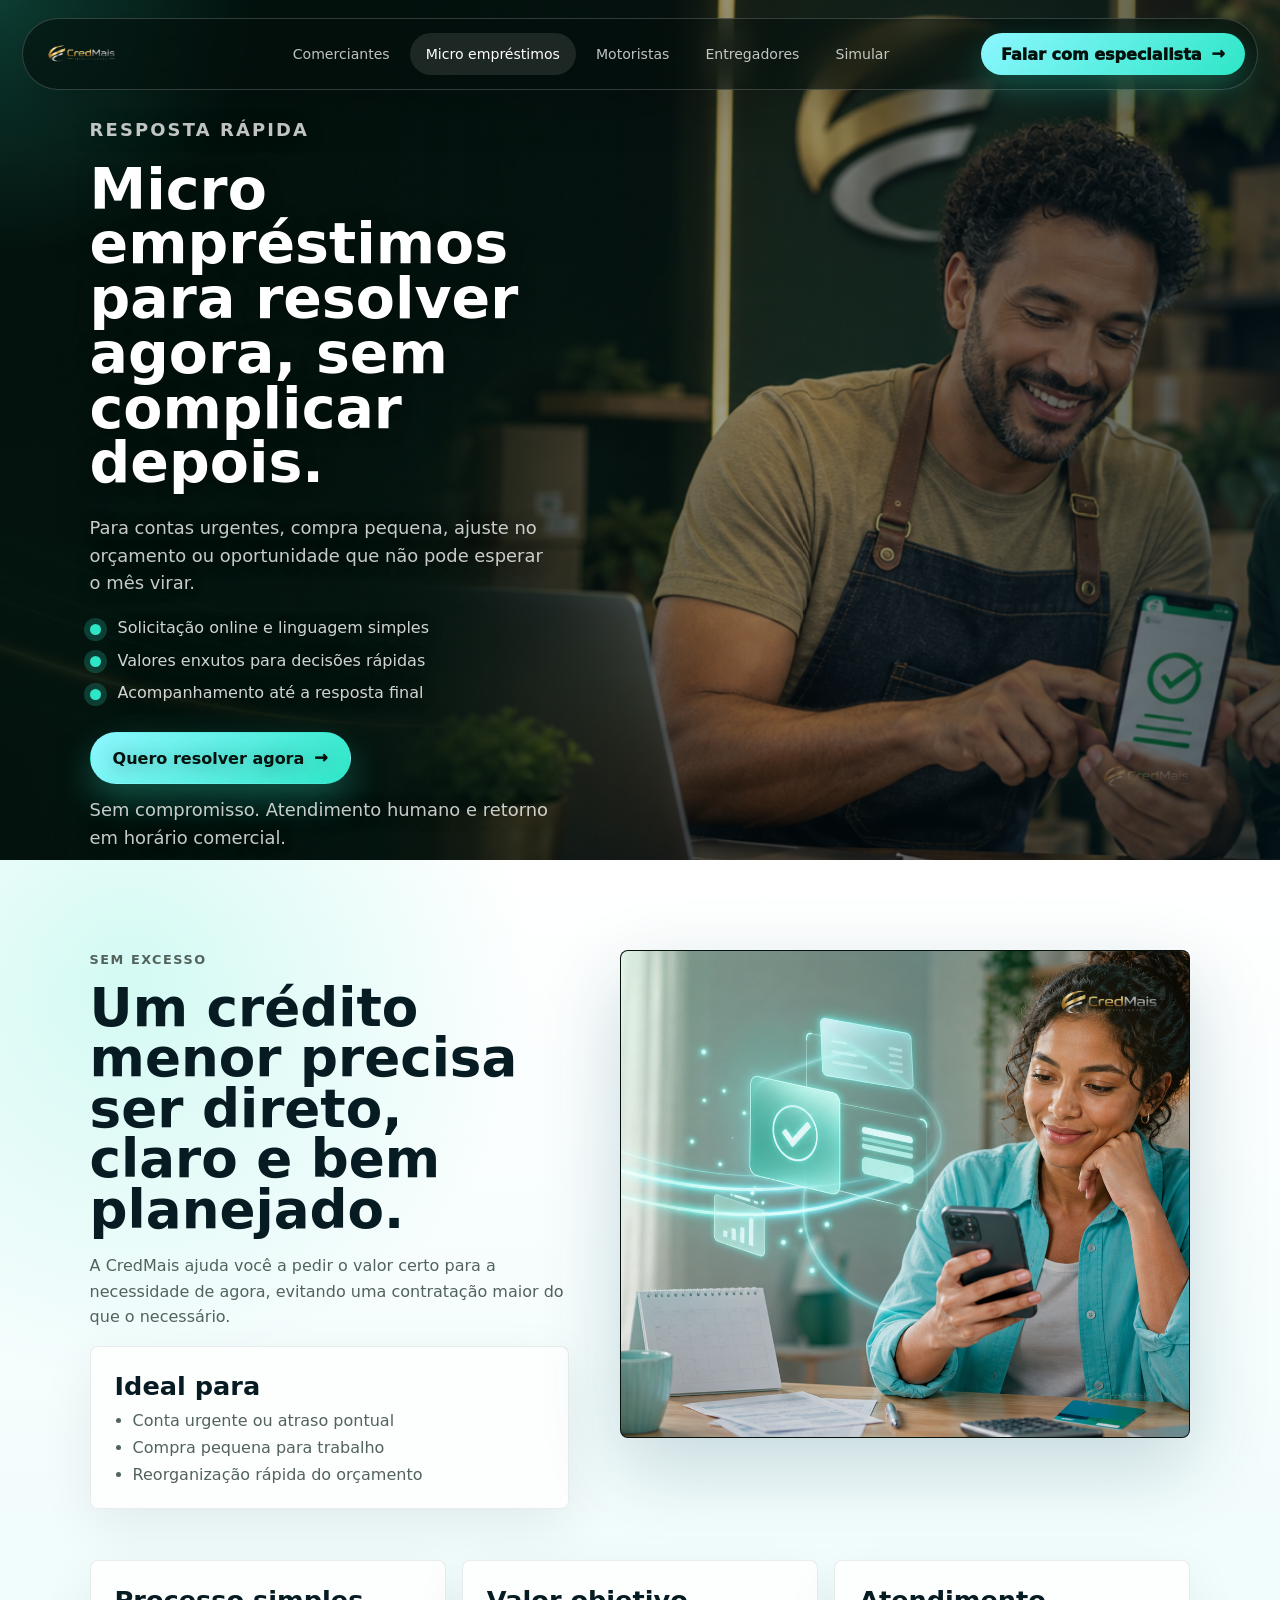
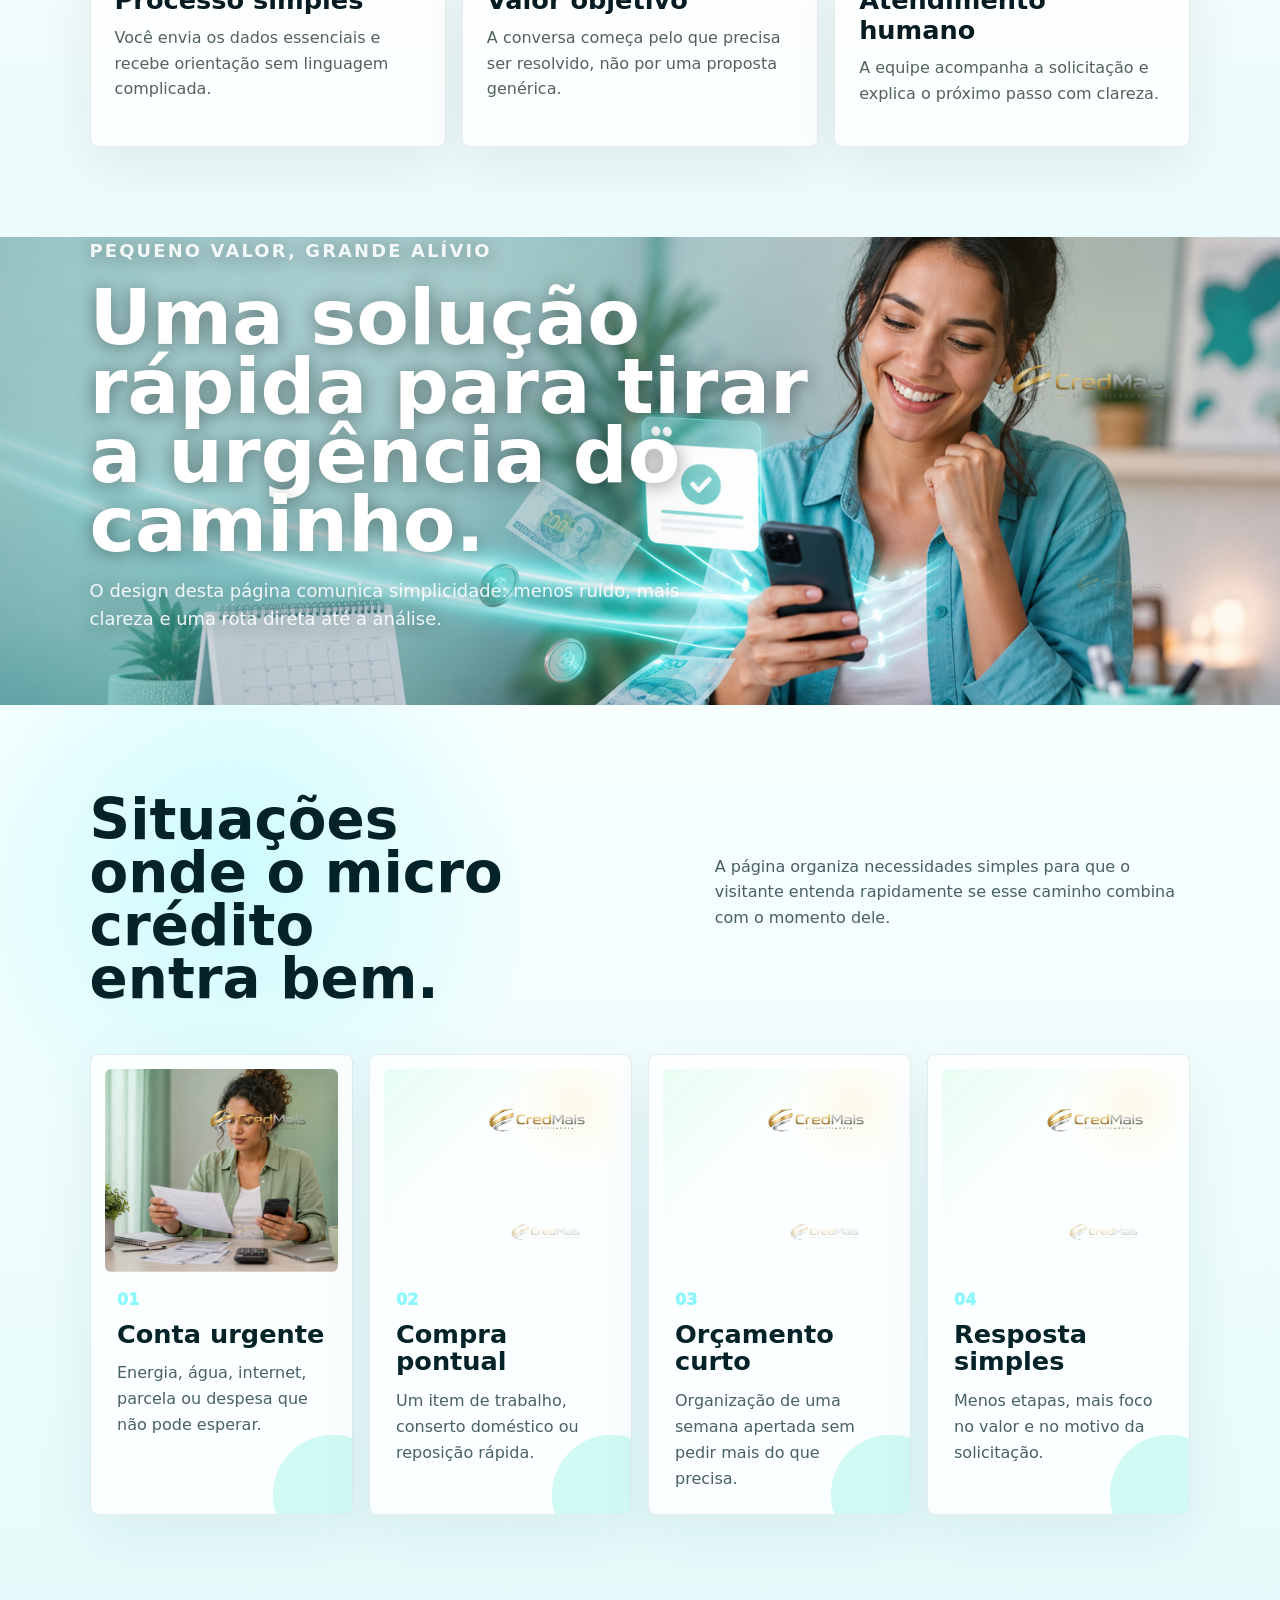
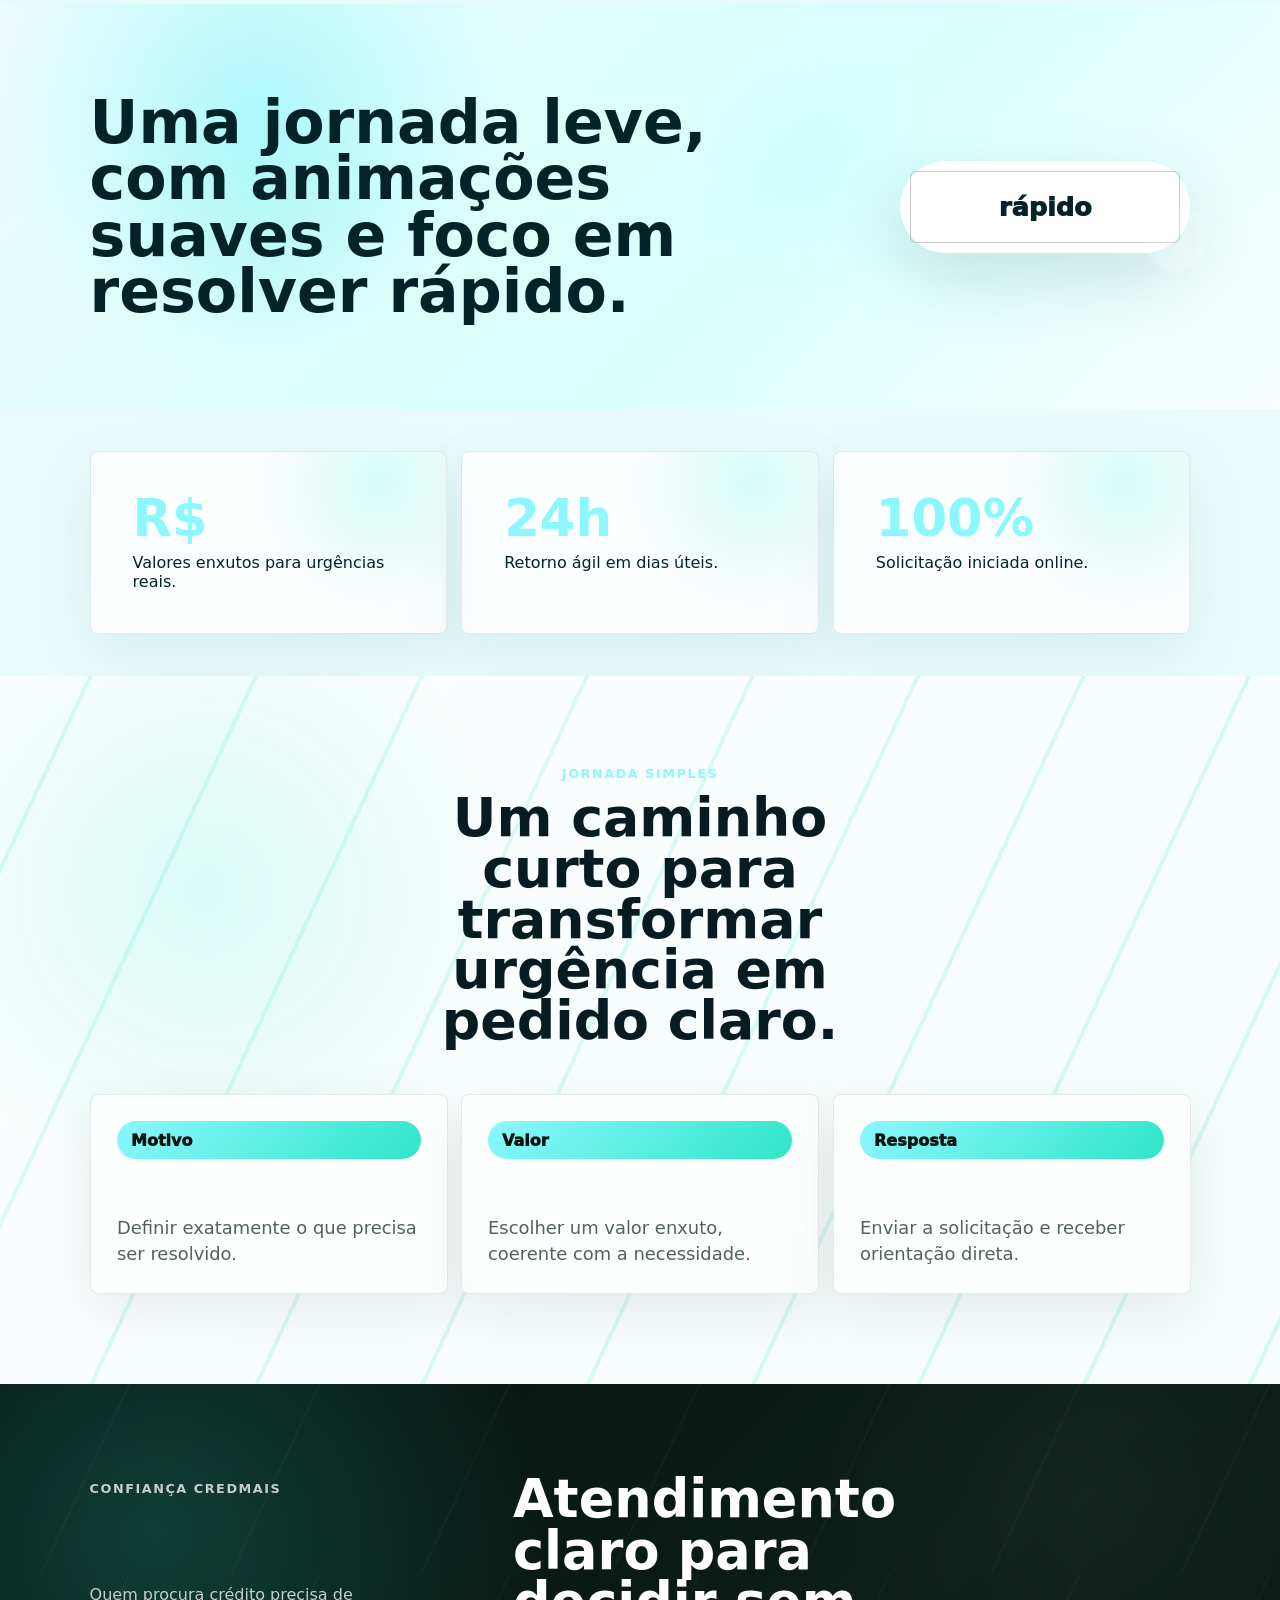
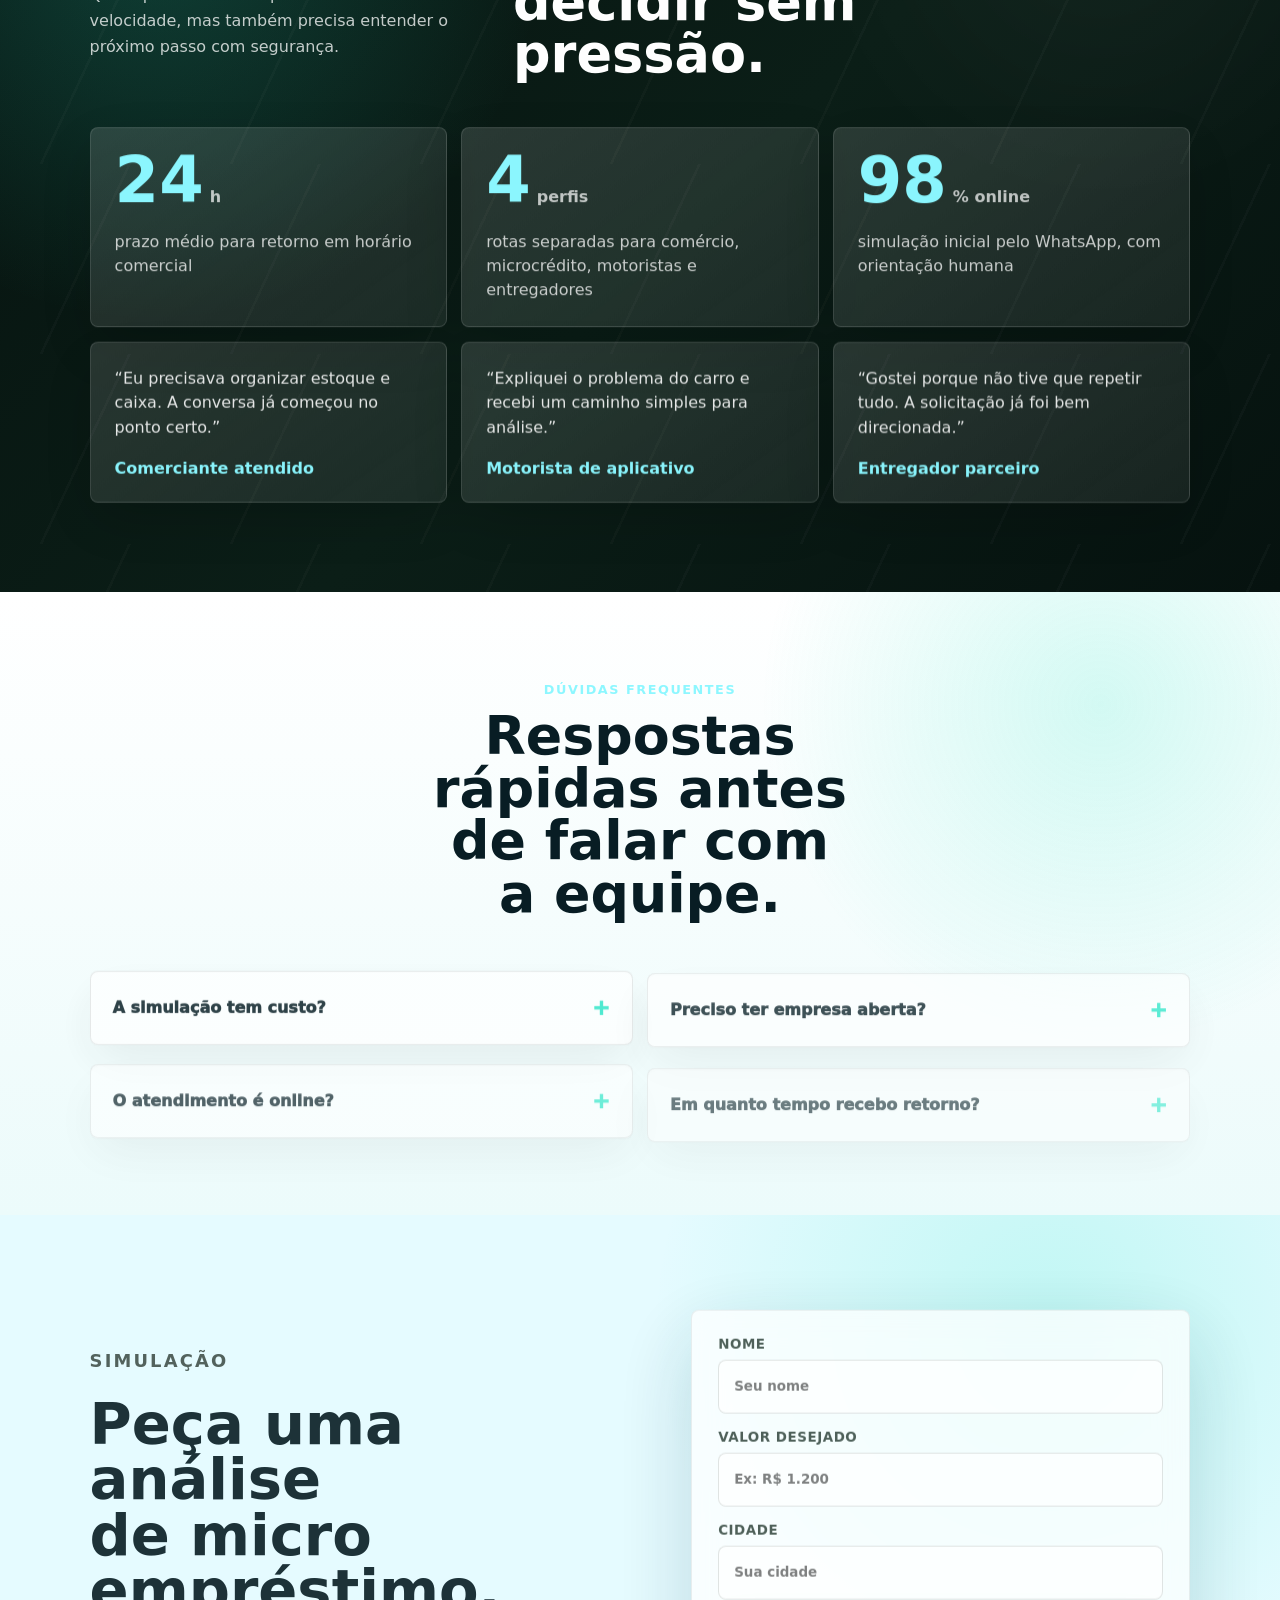
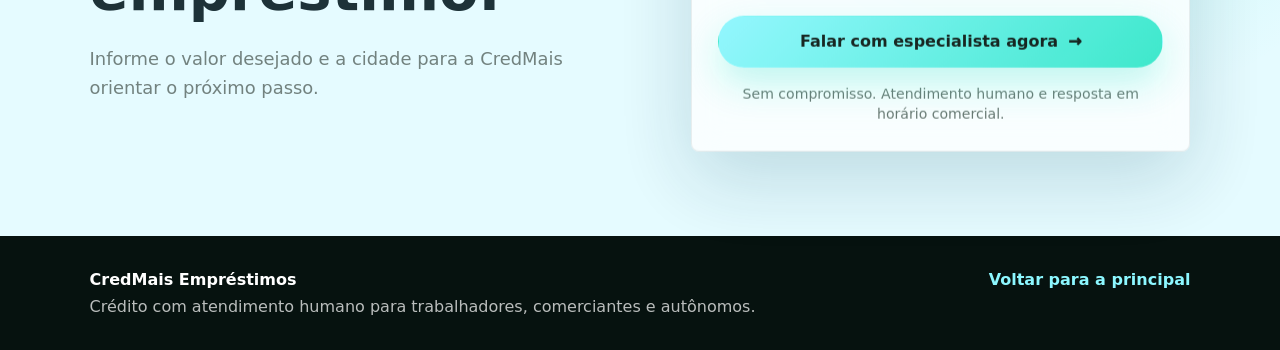
<file: micro-emprestimos.html>
<!doctype html>
<html lang="pt-BR">
  <head>
    <meta charset="UTF-8" />
    <meta name="viewport" content="width=device-width, initial-scale=1.0" />
    <meta
      name="description"
      content="Micro empréstimos CredMais para resolver necessidades rápidas com solicitação simples e atendimento humano."
    />
    <title>Micro Empréstimos | CredMais Empréstimos</title>
    <link rel="preload" as="image" href="assets/images/hero-micro-credmais-uniforme.png" />
    <link rel="stylesheet" href="styles.css?v=20260710-3" />
  </head>
  <body class="theme-micro" data-motion="micro">
    <div class="cursor-light" aria-hidden="true"></div>

    <header class="site-header" data-header>
      <a class="brand" href="index.html#inicio" aria-label="CredMais Empréstimos">
        <img decoding="async" class="brand-logo" src="assets/images/credmais-logo.avif" alt="CredMais Empréstimos" />
      </a>

      <button class="menu-toggle" type="button" aria-expanded="false" aria-controls="site-menu">
        <span></span>
        <span></span>
      </button>

      <nav id="site-menu" class="site-nav" aria-label="Navegação principal">
        <a href="comerciantes.html">Comerciantes</a>
        <a href="micro-emprestimos.html">Micro empréstimos</a>
        <a href="motoristas.html">Motoristas</a>
        <a href="entregadores.html">Entregadores</a>
        <a href="#simular">Simular</a>
      </nav>

      <a class="header-cta" href="#simular">Falar com especialista</a>
    </header>

    <main class="service-main">
      <section id="topo" class="audience-page" data-theme="mint" data-hero>
        <img decoding="async" src="assets/images/hero-micro-credmais-uniforme.png" alt="Consultora CredMais uniformizada orientando microempreendedor com aprovação no celular" />
        <div class="audience-overlay"></div>
        <div class="audience-copy">
          <p class="eyebrow split">Resposta rápida</p>
          <h1 class="split">Micro empréstimos para resolver agora, sem complicar depois.</h1>
          <p class="split">
            Para contas urgentes, compra pequena, ajuste no orçamento ou oportunidade que não pode esperar o mês virar.
          </p>
          <ul class="feature-list">
            <li>Solicitação online e linguagem simples</li>
            <li>Valores enxutos para decisões rápidas</li>
            <li>Acompanhamento até a resposta final</li>
          </ul>
          <a class="btn btn-primary" href="#simular">Quero resolver agora</a>
          <p class="cta-note">Sem compromisso. Atendimento humano e retorno em horário comercial.</p>
        </div>
      </section>

      <section class="service-detail section-pad" data-reveal>
        <div class="service-detail-grid">
          <div>
            <p class="section-label">Sem excesso</p>
            <h2>Um crédito menor precisa ser direto, claro e bem planejado.</h2>
            <p>
              A CredMais ajuda você a pedir o valor certo para a necessidade de agora, evitando uma contratação maior do
              que o necessário.
            </p>
            <div class="document-box">
              <h3>Ideal para</h3>
              <ul>
                <li>Conta urgente ou atraso pontual</li>
                <li>Compra pequena para trabalho</li>
                <li>Reorganização rápida do orçamento</li>
              </ul>
            </div>
          </div>

          <figure class="detail-visual">
            <img loading="lazy" decoding="async" src="assets/images/detail-micro.png" alt="Pessoa organizando finanças e micro empréstimo pelo celular" />
          </figure>

          <div class="detail-list">
            <article>
              <h3>Processo simples</h3>
              <p>Você envia os dados essenciais e recebe orientação sem linguagem complicada.</p>
            </article>
            <article>
              <h3>Valor objetivo</h3>
              <p>A conversa começa pelo que precisa ser resolvido, não por uma proposta genérica.</p>
            </article>
            <article>
              <h3>Atendimento humano</h3>
              <p>A equipe acompanha a solicitação e explica o próximo passo com clareza.</p>
            </article>
          </div>
        </div>
      </section>

      <section class="rich-banner" data-rich-banner>
        <img loading="lazy" decoding="async" src="assets/images/banner-micro.png" alt="Pessoa organizando contas e micro empréstimo pelo celular" />
        <div class="rich-banner-content">
          <p class="eyebrow">Pequeno valor, grande alívio</p>
          <h2>Uma solução rápida para tirar a urgência do caminho.</h2>
          <p>
            O design desta página comunica simplicidade: menos ruído, mais clareza e uma rota direta até a análise.
          </p>
        </div>
      </section>

      <section class="scenario-section section-pad">
        <div class="scenario-head" data-reveal>
          <h2>Situações onde o micro crédito entra bem.</h2>
          <p>
            A página organiza necessidades simples para que o visitante entenda rapidamente se esse caminho combina com
            o momento dele.
          </p>
        </div>
        <div class="scenario-grid">
          <article class="scenario-card">
            <div class="card-media">
              <img loading="lazy" decoding="async" src="assets/images/scenario-micro-conta.png" alt="" />
            </div>
            <span>01</span>
            <h3>Conta urgente</h3>
            <p>Energia, água, internet, parcela ou despesa que não pode esperar.</p>
          </article>
          <article class="scenario-card">
            <div class="card-media">
              <img loading="lazy" decoding="async" src="assets/images/scenario-micro-compra.png" alt="" />
            </div>
            <span>02</span>
            <h3>Compra pontual</h3>
            <p>Um item de trabalho, conserto doméstico ou reposição rápida.</p>
          </article>
          <article class="scenario-card">
            <div class="card-media">
              <img loading="lazy" decoding="async" src="assets/images/scenario-micro-orcamento.png" alt="" />
            </div>
            <span>03</span>
            <h3>Orçamento curto</h3>
            <p>Organização de uma semana apertada sem pedir mais do que precisa.</p>
          </article>
          <article class="scenario-card">
            <div class="card-media">
              <img loading="lazy" decoding="async" src="assets/images/scenario-micro-resposta.png" alt="" />
            </div>
            <span>04</span>
            <h3>Resposta simples</h3>
            <p>Menos etapas, mais foco no valor e no motivo da solicitação.</p>
          </article>
        </div>
      </section>

      <section class="motion-banner">
        <div class="motion-banner-inner">
          <h2>Uma jornada leve, com animações suaves e foco em resolver rápido.</h2>
          <div class="motion-chip">rápido</div>
        </div>
      </section>

      <section class="stat-strip" aria-label="Diferenciais de micro empréstimos">
        <span><strong>R$</strong>Valores enxutos para urgências reais.</span>
        <span><strong>24h</strong>Retorno ágil em dias úteis.</span>
        <span><strong>100%</strong>Solicitação iniciada online.</span>
      </section>

      <section class="journey-section section-pad">
        <div class="journey-copy" data-reveal>
          <p class="section-label">Jornada simples</p>
          <h2>Um caminho curto para transformar urgência em pedido claro.</h2>
        </div>
        <div class="journey-steps">
          <article class="journey-step">
            <span>Motivo</span>
            <p>Definir exatamente o que precisa ser resolvido.</p>
          </article>
          <article class="journey-step">
            <span>Valor</span>
            <p>Escolher um valor enxuto, coerente com a necessidade.</p>
          </article>
          <article class="journey-step">
            <span>Resposta</span>
            <p>Enviar a solicitação e receber orientação direta.</p>
          </article>
        </div>
      </section>

      <section class="trust-section section-pad" data-reveal>
        <div class="trust-head">
          <p class="section-label">Confiança CredMais</p>
          <h2>Atendimento claro para decidir sem pressão.</h2>
          <p>Quem procura crédito precisa de velocidade, mas também precisa entender o próximo passo com segurança.</p>
        </div>
        <div class="trust-grid" aria-label="Provas de confiança CredMais">
          <article>
            <strong data-count="24">0</strong><span>h</span>
            <p>prazo médio para retorno em horário comercial</p>
          </article>
          <article>
            <strong data-count="4">0</strong><span>perfis</span>
            <p>rotas separadas para comércio, microcrédito, motoristas e entregadores</p>
          </article>
          <article>
            <strong data-count="100">0</strong><span>% online</span>
            <p>simulação inicial pelo WhatsApp, com orientação humana</p>
          </article>
        </div>
        <div class="testimonial-grid">
          <blockquote>
            <p>“Eu precisava organizar estoque e caixa. A conversa já começou no ponto certo.”</p>
            <cite>Comerciante atendido</cite>
          </blockquote>
          <blockquote>
            <p>“Expliquei o problema do carro e recebi um caminho simples para análise.”</p>
            <cite>Motorista de aplicativo</cite>
          </blockquote>
          <blockquote>
            <p>“Gostei porque não tive que repetir tudo. A solicitação já foi bem direcionada.”</p>
            <cite>Entregador parceiro</cite>
          </blockquote>
        </div>
      </section>

      <section class="faq-section section-pad" data-reveal>
        <div class="faq-head">
          <p class="section-label">Dúvidas frequentes</p>
          <h2>Respostas rápidas antes de falar com a equipe.</h2>
        </div>
        <div class="faq-list">
          <details>
            <summary>A simulação tem custo?</summary>
            <p>Não. Você informa o perfil, valor desejado e cidade para receber orientação inicial sem compromisso.</p>
          </details>
          <details>
            <summary>Preciso ter empresa aberta?</summary>
            <p>Depende do perfil. A CredMais direciona a conversa para comerciante, microcrédito, motorista ou entregador.</p>
          </details>
          <details>
            <summary>O atendimento é online?</summary>
            <p>Sim. O primeiro contato pode começar pelo WhatsApp, com atendimento humano e orientação clara.</p>
          </details>
          <details>
            <summary>Em quanto tempo recebo retorno?</summary>
            <p>O retorno acontece em horário comercial, geralmente em até 24 horas após o envio das informações.</p>
          </details>
        </div>
      </section>
      <section id="simular" class="lead-section service-lead section-pad">
        <div class="lead-copy" data-reveal>
          <p class="section-label">Simulação</p>
          <h2>Peça uma análise de micro empréstimo.</h2>
          <p>Informe o valor desejado e a cidade para a CredMais orientar o próximo passo.</p>
        </div>

        <form class="lead-form" data-form>
          <input name="perfil" type="hidden" value="Micro empréstimo" />
          <label>
            Nome
            <input name="nome" type="text" placeholder="Seu nome" required />
          </label>
          <label>
            Valor desejado
            <input name="valor" type="text" placeholder="Ex: R$ 1.200" required />
          </label>
          <label>
            Cidade
            <input name="cidade" type="text" placeholder="Sua cidade" />
          </label>
          <button class="btn btn-primary" type="submit">Falar com especialista agora</button>
          <p class="form-note">Sem compromisso. Atendimento humano e resposta em horário comercial.</p>
        </form>
      </section>
    </main>

    <footer class="site-footer">
      <div>
        <strong>CredMais Empréstimos</strong>
        <p>Crédito com atendimento humano para trabalhadores, comerciantes e autônomos.</p>
      </div>
      <a href="index.html#inicio">Voltar para a principal</a>
    </footer>

    <script src="assets/vendor/gsap.min.js"></script>
    <script src="assets/vendor/ScrollTrigger.min.js"></script>
    <script src="main.js?v=20260710-3"></script>
  </body>
</html>
</file>
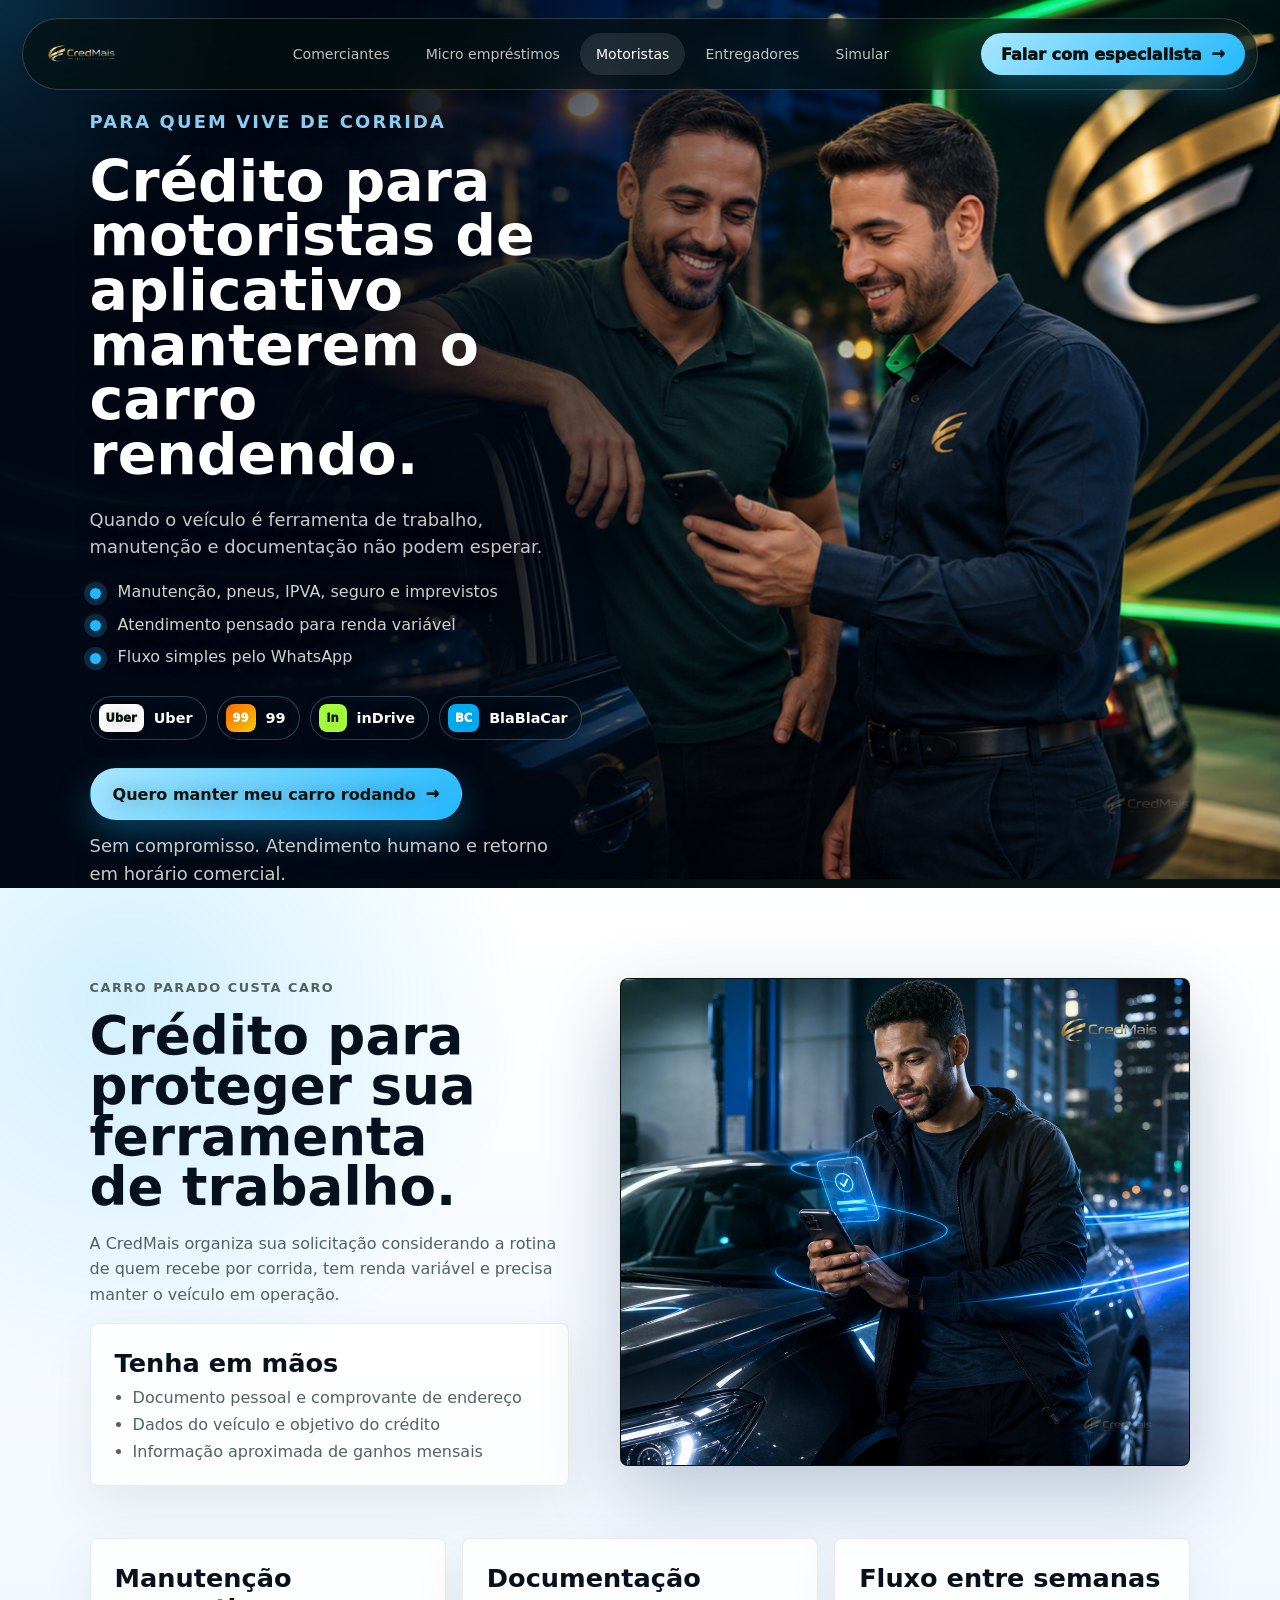
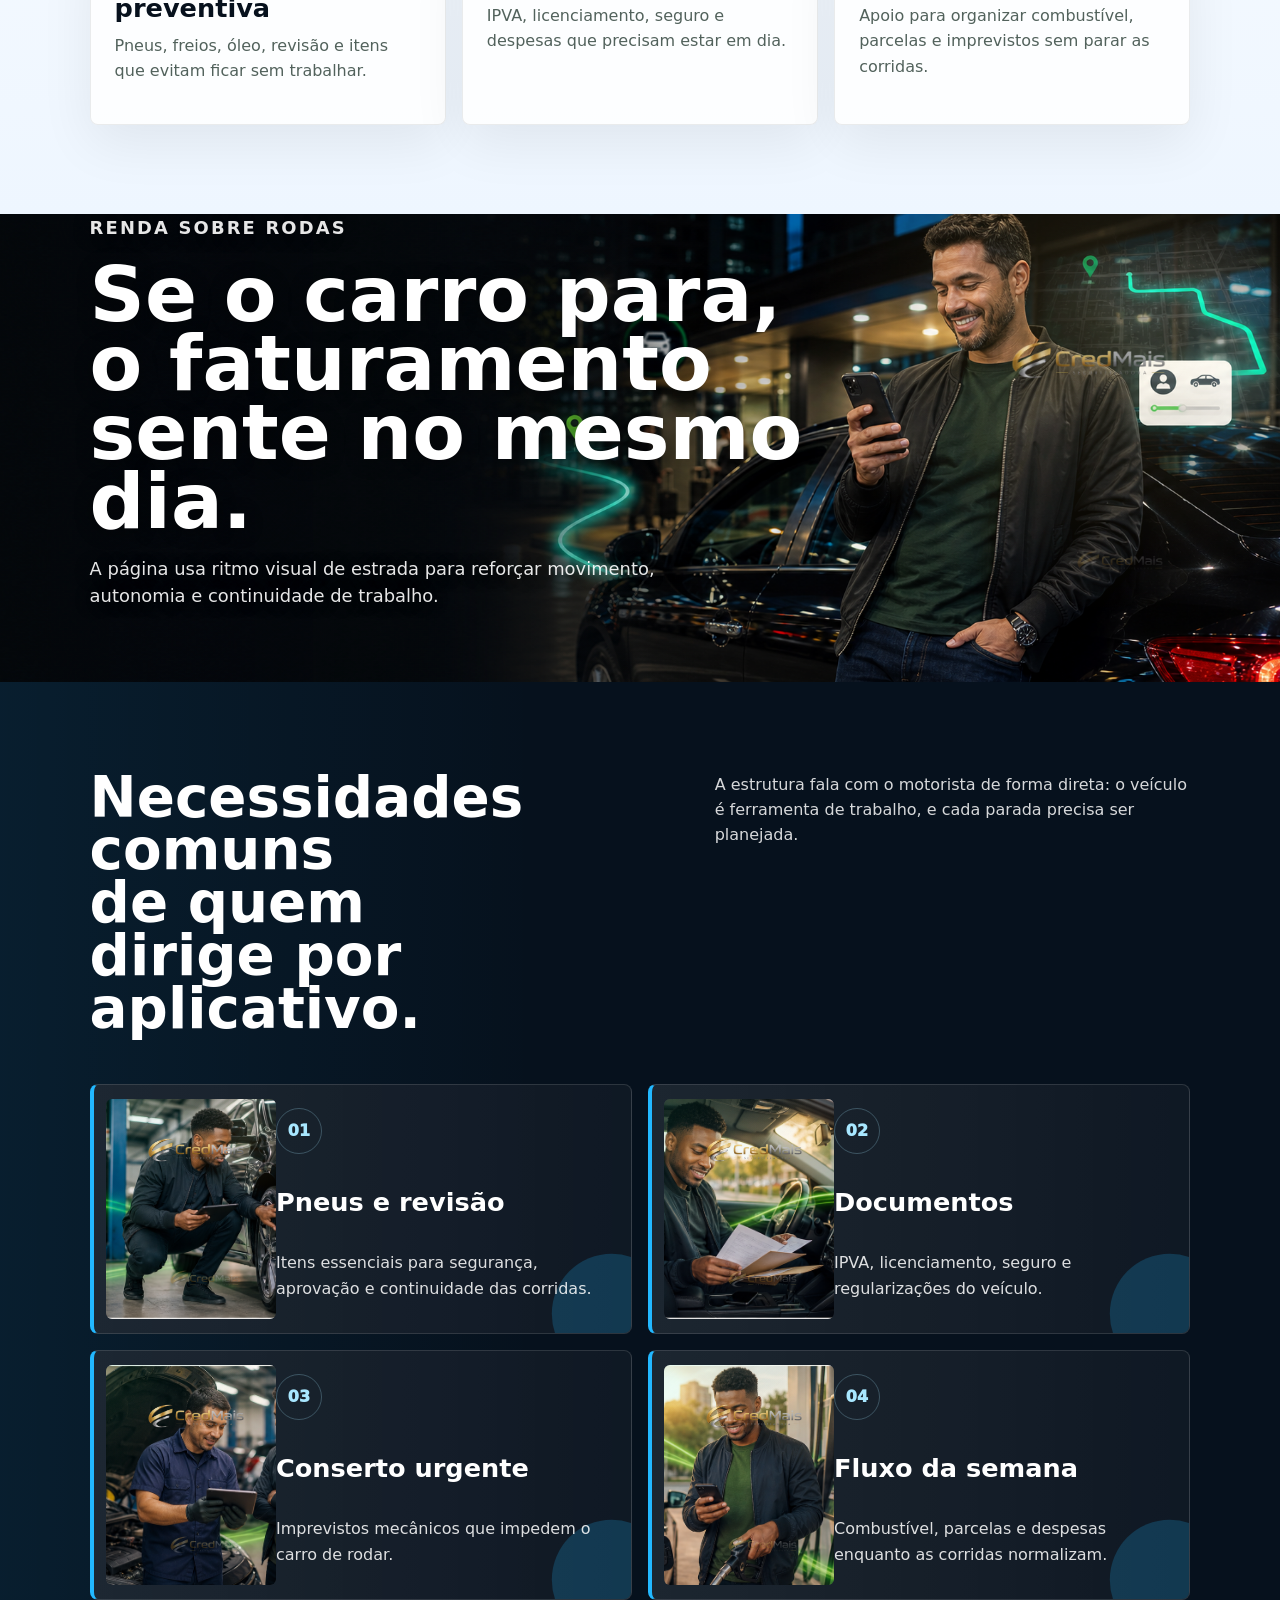
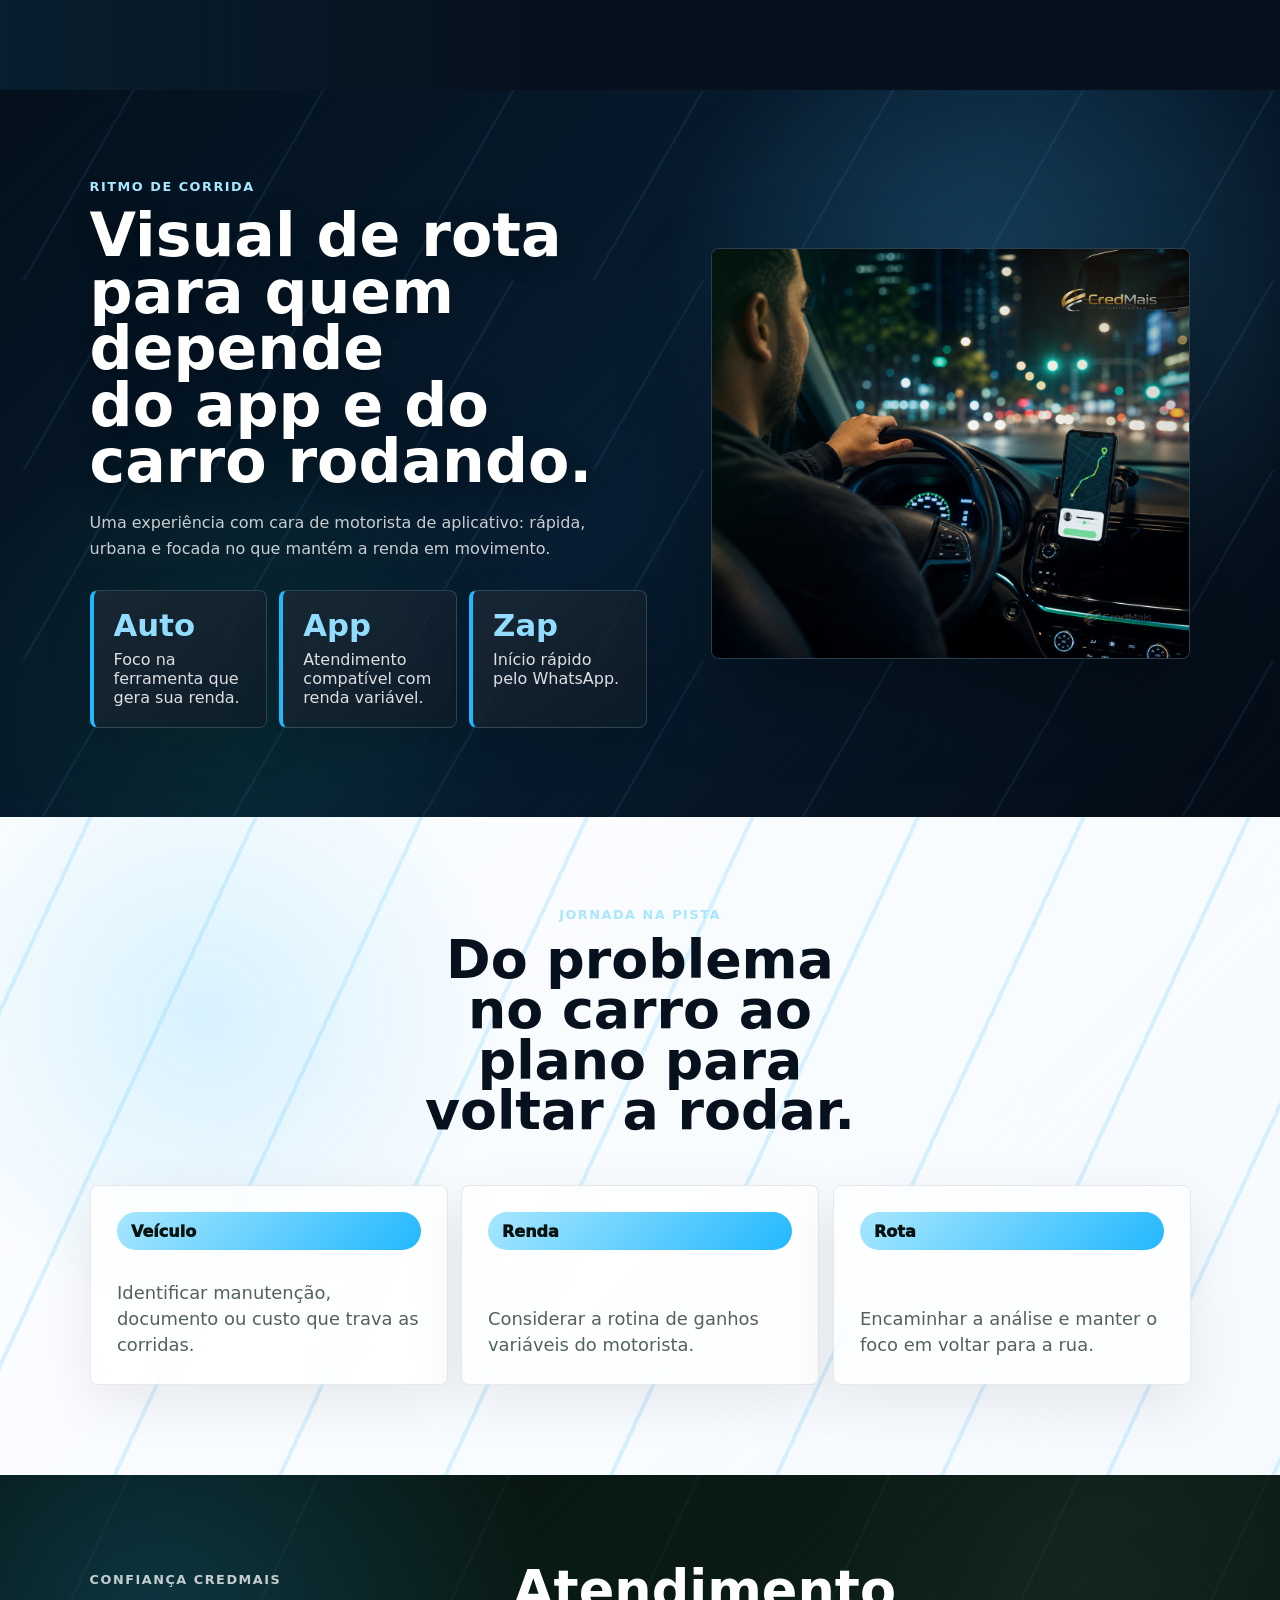
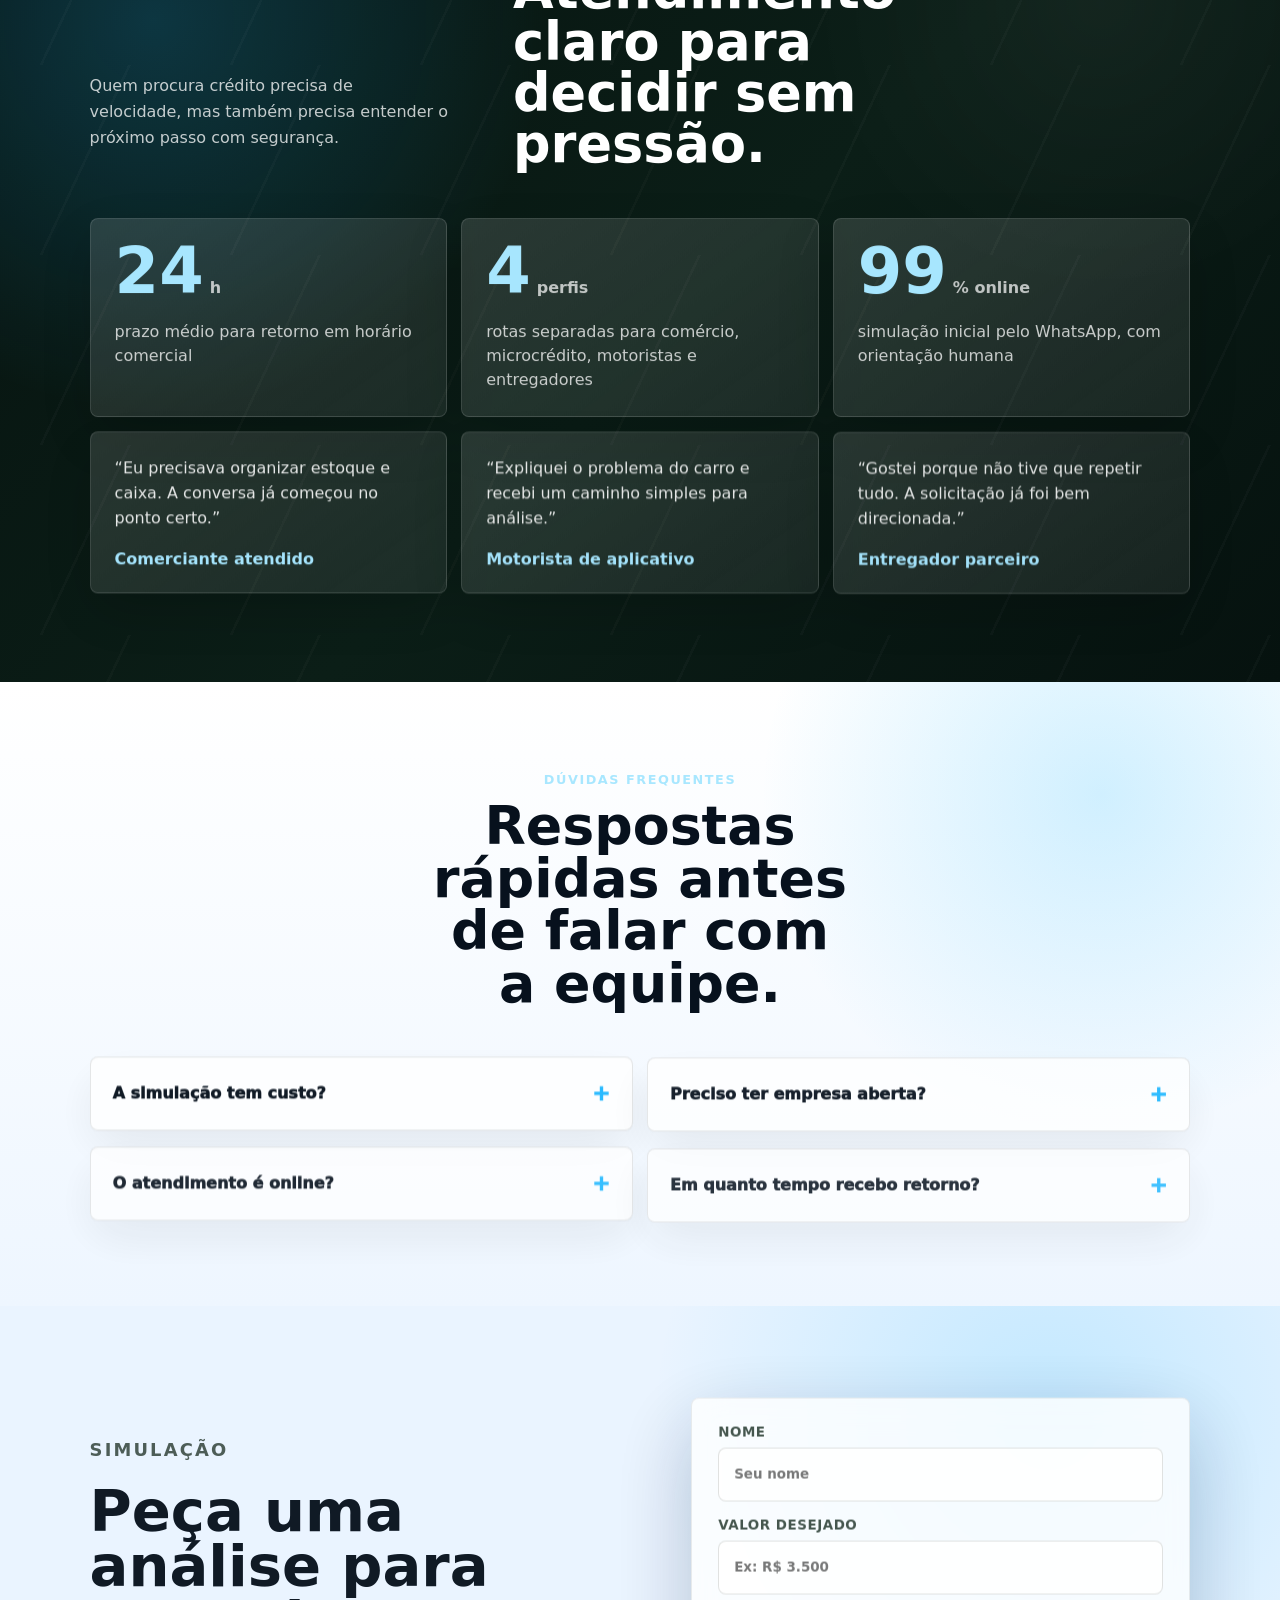
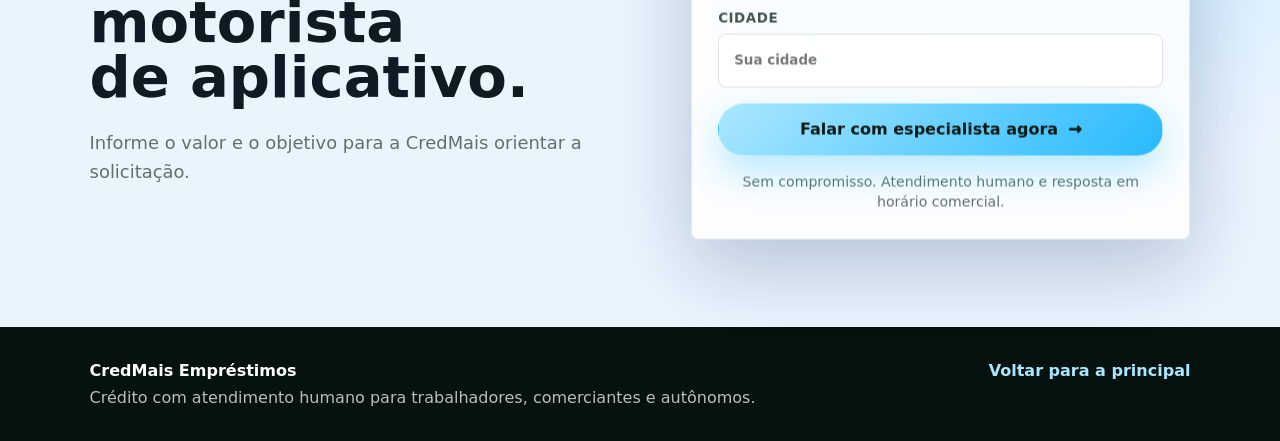
<file: motoristas.html>
<!doctype html>
<html lang="pt-BR">
  <head>
    <meta charset="UTF-8" />
    <meta name="viewport" content="width=device-width, initial-scale=1.0" />
    <meta
      name="description"
      content="Empréstimos CredMais para motoristas de aplicativo: manutenção, pneus, documentação, seguro e imprevistos."
    />
    <title>Motoristas de Aplicativo | CredMais Empréstimos</title>
    <link rel="preload" as="image" href="assets/images/hero-motoristas-credmais-uniforme.png" />
    <link rel="stylesheet" href="styles.css?v=20260710-3" />
  </head>
  <body class="theme-motoristas" data-motion="drive">
    <div class="cursor-light" aria-hidden="true"></div>

    <header class="site-header" data-header>
      <a class="brand" href="index.html#inicio" aria-label="CredMais Empréstimos">
        <img decoding="async" class="brand-logo" src="assets/images/credmais-logo.avif" alt="CredMais Empréstimos" />
      </a>

      <button class="menu-toggle" type="button" aria-expanded="false" aria-controls="site-menu">
        <span></span>
        <span></span>
      </button>

      <nav id="site-menu" class="site-nav" aria-label="Navegação principal">
        <a href="comerciantes.html">Comerciantes</a>
        <a href="micro-emprestimos.html">Micro empréstimos</a>
        <a href="motoristas.html">Motoristas</a>
        <a href="entregadores.html">Entregadores</a>
        <a href="#simular">Simular</a>
      </nav>

      <a class="header-cta" href="#simular">Falar com especialista</a>
    </header>

    <main class="service-main">
      <section id="topo" class="audience-page" data-theme="road" data-hero>
        <img decoding="async" src="assets/images/hero-motoristas-credmais-uniforme.png" alt="Consultor CredMais uniformizado orientando motorista de aplicativo ao lado do carro" />
        <div class="audience-overlay"></div>
        <div class="audience-copy">
          <p class="eyebrow split">Para quem vive de corrida</p>
          <h1 class="split">Crédito para motoristas de aplicativo manterem o carro rendendo.</h1>
          <p class="split">
            Quando o veículo é ferramenta de trabalho, manutenção e documentação não podem esperar.
          </p>
          <ul class="feature-list">
            <li>Manutenção, pneus, IPVA, seguro e imprevistos</li>
            <li>Atendimento pensado para renda variável</li>
            <li>Fluxo simples pelo WhatsApp</li>
          </ul>
          <div class="delivery-app-strip driver-app-strip" aria-label="Apps de motorista atendidos">
            <span class="delivery-app-badge app-uber"><i>Uber</i> Uber</span>
            <span class="delivery-app-badge app-99"><i>99</i> 99</span>
            <span class="delivery-app-badge app-indrive"><i>in</i> inDrive</span>
            <span class="delivery-app-badge app-blabla"><i>BC</i> BlaBlaCar</span>
          </div>
          <a class="btn btn-primary" href="#simular">Quero manter meu carro rodando</a>
          <p class="cta-note">Sem compromisso. Atendimento humano e retorno em horário comercial.</p>
        </div>
      </section>

      <section class="service-detail section-pad" data-reveal>
        <div class="service-detail-grid">
          <div>
            <p class="section-label">Carro parado custa caro</p>
            <h2>Crédito para proteger sua ferramenta de trabalho.</h2>
            <p>
              A CredMais organiza sua solicitação considerando a rotina de quem recebe por corrida, tem renda variável e
              precisa manter o veículo em operação.
            </p>
            <div class="document-box">
              <h3>Tenha em mãos</h3>
              <ul>
                <li>Documento pessoal e comprovante de endereço</li>
                <li>Dados do veículo e objetivo do crédito</li>
                <li>Informação aproximada de ganhos mensais</li>
              </ul>
            </div>
          </div>

          <figure class="detail-visual">
            <img loading="lazy" decoding="async" src="assets/images/detail-motoristas.png" alt="Motorista conferindo carro e crédito pelo celular" />
          </figure>

          <div class="detail-list">
            <article>
              <h3>Manutenção preventiva</h3>
              <p>Pneus, freios, óleo, revisão e itens que evitam ficar sem trabalhar.</p>
            </article>
            <article>
              <h3>Documentação</h3>
              <p>IPVA, licenciamento, seguro e despesas que precisam estar em dia.</p>
            </article>
            <article>
              <h3>Fluxo entre semanas</h3>
              <p>Apoio para organizar combustível, parcelas e imprevistos sem parar as corridas.</p>
            </article>
          </div>
        </div>
      </section>

      <section class="rich-banner" data-rich-banner>
        <img loading="lazy" decoding="async" src="assets/images/banner-motoristas-v2.png" alt="Motorista de aplicativo ao lado de carro em ponto de corrida" />
        <div class="rich-banner-content">
          <p class="eyebrow">Renda sobre rodas</p>
          <h2>Se o carro para, o faturamento sente no mesmo dia.</h2>
          <p>
            A página usa ritmo visual de estrada para reforçar movimento, autonomia e continuidade de trabalho.
          </p>
        </div>
      </section>

      <section class="scenario-section section-pad">
        <div class="scenario-head" data-reveal>
          <h2>Necessidades comuns de quem dirige por aplicativo.</h2>
          <p>
            A estrutura fala com o motorista de forma direta: o veículo é ferramenta de trabalho, e cada parada precisa
            ser planejada.
          </p>
        </div>
        <div class="scenario-grid">
          <article class="scenario-card">
            <div class="card-media">
              <img loading="lazy" decoding="async" src="assets/images/scenario-motoristas-pneus.png" alt="" />
            </div>
            <span>01</span>
            <h3>Pneus e revisão</h3>
            <p>Itens essenciais para segurança, aprovação e continuidade das corridas.</p>
          </article>
          <article class="scenario-card">
            <div class="card-media">
              <img loading="lazy" decoding="async" src="assets/images/scenario-motoristas-documentos.png" alt="" />
            </div>
            <span>02</span>
            <h3>Documentos</h3>
            <p>IPVA, licenciamento, seguro e regularizações do veículo.</p>
          </article>
          <article class="scenario-card">
            <div class="card-media">
              <img loading="lazy" decoding="async" src="assets/images/scenario-motoristas-conserto.png" alt="" />
            </div>
            <span>03</span>
            <h3>Conserto urgente</h3>
            <p>Imprevistos mecânicos que impedem o carro de rodar.</p>
          </article>
          <article class="scenario-card">
            <div class="card-media">
              <img loading="lazy" decoding="async" src="assets/images/scenario-motoristas-fluxo.png" alt="" />
            </div>
            <span>04</span>
            <h3>Fluxo da semana</h3>
            <p>Combustível, parcelas e despesas enquanto as corridas normalizam.</p>
          </article>
        </div>
      </section>

      <section class="motion-banner motion-banner-drive">
        <div class="motion-banner-inner motion-banner-inner--visual">
          <div class="motion-copy">
            <p class="eyebrow">Ritmo de corrida</p>
            <h2>Visual de rota para quem depende do app e do carro rodando.</h2>
            <p>
              Uma experiência com cara de motorista de aplicativo: rápida, urbana e focada no que mantém a renda em movimento.
            </p>
            <div class="motion-card-row" aria-label="Diferenciais para motoristas">
              <span><strong>Auto</strong>Foco na ferramenta que gera sua renda.</span>
              <span><strong>App</strong>Atendimento compatível com renda variável.</span>
              <span><strong>Zap</strong>Início rápido pelo WhatsApp.</span>
            </div>
          </div>
          <figure class="motion-visual">
            <img loading="lazy" decoding="async" src="assets/images/motion-motoristas-app.png" alt="Painel de carro com celular exibindo rota de aplicativo" />
          </figure>
        </div>
      </section>

      <section class="journey-section section-pad">
        <div class="journey-copy" data-reveal>
          <p class="section-label">Jornada na pista</p>
          <h2>Do problema no carro ao plano para voltar a rodar.</h2>
        </div>
        <div class="journey-steps">
          <article class="journey-step">
            <span>Veículo</span>
            <p>Identificar manutenção, documento ou custo que trava as corridas.</p>
          </article>
          <article class="journey-step">
            <span>Renda</span>
            <p>Considerar a rotina de ganhos variáveis do motorista.</p>
          </article>
          <article class="journey-step">
            <span>Rota</span>
            <p>Encaminhar a análise e manter o foco em voltar para a rua.</p>
          </article>
        </div>
      </section>

      <section class="trust-section section-pad" data-reveal>
        <div class="trust-head">
          <p class="section-label">Confiança CredMais</p>
          <h2>Atendimento claro para decidir sem pressão.</h2>
          <p>Quem procura crédito precisa de velocidade, mas também precisa entender o próximo passo com segurança.</p>
        </div>
        <div class="trust-grid" aria-label="Provas de confiança CredMais">
          <article>
            <strong data-count="24">0</strong><span>h</span>
            <p>prazo médio para retorno em horário comercial</p>
          </article>
          <article>
            <strong data-count="4">0</strong><span>perfis</span>
            <p>rotas separadas para comércio, microcrédito, motoristas e entregadores</p>
          </article>
          <article>
            <strong data-count="100">0</strong><span>% online</span>
            <p>simulação inicial pelo WhatsApp, com orientação humana</p>
          </article>
        </div>
        <div class="testimonial-grid">
          <blockquote>
            <p>“Eu precisava organizar estoque e caixa. A conversa já começou no ponto certo.”</p>
            <cite>Comerciante atendido</cite>
          </blockquote>
          <blockquote>
            <p>“Expliquei o problema do carro e recebi um caminho simples para análise.”</p>
            <cite>Motorista de aplicativo</cite>
          </blockquote>
          <blockquote>
            <p>“Gostei porque não tive que repetir tudo. A solicitação já foi bem direcionada.”</p>
            <cite>Entregador parceiro</cite>
          </blockquote>
        </div>
      </section>

      <section class="faq-section section-pad" data-reveal>
        <div class="faq-head">
          <p class="section-label">Dúvidas frequentes</p>
          <h2>Respostas rápidas antes de falar com a equipe.</h2>
        </div>
        <div class="faq-list">
          <details>
            <summary>A simulação tem custo?</summary>
            <p>Não. Você informa o perfil, valor desejado e cidade para receber orientação inicial sem compromisso.</p>
          </details>
          <details>
            <summary>Preciso ter empresa aberta?</summary>
            <p>Depende do perfil. A CredMais direciona a conversa para comerciante, microcrédito, motorista ou entregador.</p>
          </details>
          <details>
            <summary>O atendimento é online?</summary>
            <p>Sim. O primeiro contato pode começar pelo WhatsApp, com atendimento humano e orientação clara.</p>
          </details>
          <details>
            <summary>Em quanto tempo recebo retorno?</summary>
            <p>O retorno acontece em horário comercial, geralmente em até 24 horas após o envio das informações.</p>
          </details>
        </div>
      </section>
      <section id="simular" class="lead-section service-lead section-pad">
        <div class="lead-copy" data-reveal>
          <p class="section-label">Simulação</p>
          <h2>Peça uma análise para motorista de aplicativo.</h2>
          <p>Informe o valor e o objetivo para a CredMais orientar a solicitação.</p>
        </div>

        <form class="lead-form" data-form>
          <input name="perfil" type="hidden" value="Motorista de aplicativo" />
          <label>
            Nome
            <input name="nome" type="text" placeholder="Seu nome" required />
          </label>
          <label>
            Valor desejado
            <input name="valor" type="text" placeholder="Ex: R$ 3.500" required />
          </label>
          <label>
            Cidade
            <input name="cidade" type="text" placeholder="Sua cidade" />
          </label>
          <button class="btn btn-primary" type="submit">Falar com especialista agora</button>
          <p class="form-note">Sem compromisso. Atendimento humano e resposta em horário comercial.</p>
        </form>
      </section>
    </main>

    <footer class="site-footer">
      <div>
        <strong>CredMais Empréstimos</strong>
        <p>Crédito com atendimento humano para trabalhadores, comerciantes e autônomos.</p>
      </div>
      <a href="index.html#inicio">Voltar para a principal</a>
    </footer>

    <script src="assets/vendor/gsap.min.js"></script>
    <script src="assets/vendor/ScrollTrigger.min.js"></script>
    <script src="main.js?v=20260710-3"></script>
  </body>
</html>
</file>
<file: styles.css>
﻿:root {
  --green: #00d96f;
  --green-2: #7cff9e;
  --navy: #06120f;
  --ink: #0a1714;
  --muted: #6d7974;
  --line: rgba(255, 255, 255, 0.16);
  --white: #ffffff;
  --cream: #f7faf4;
  --gold: #e7c369;
  --blue: #17a8ff;
  --shadow: 0 28px 80px rgba(1, 18, 12, 0.28);
  --accent: #00d96f;
  --accent-2: #7cff9e;
  --accent-soft: rgba(0, 217, 111, 0.16);
  --accent-shadow: rgba(0, 217, 111, 0.28);
  --page-ink: #0a1714;
  --page-soft: #f7faf4;
  --page-panel: #ecf4ed;
}

.theme-comerciantes {
  --green: #e8bd51;
  --green-2: #fff07a;
  --accent: #e8bd51;
  --accent-2: #fff07a;
  --accent-soft: rgba(232, 189, 81, 0.2);
  --accent-shadow: rgba(232, 189, 81, 0.3);
  --page-ink: #1d1608;
  --page-soft: #fbf5e3;
  --page-panel: #fff8dc;
  --shadow: 0 28px 80px rgba(72, 46, 6, 0.2);
}

.theme-micro {
  --green: #2ee6c7;
  --green-2: #8cf7ff;
  --accent: #2ee6c7;
  --accent-2: #8cf7ff;
  --accent-soft: rgba(46, 230, 199, 0.2);
  --accent-shadow: rgba(46, 230, 199, 0.3);
  --page-ink: #061b22;
  --page-soft: #ecfbfb;
  --page-panel: #e5fbff;
  --shadow: 0 28px 80px rgba(8, 72, 88, 0.2);
}

.theme-motoristas {
  --green: #22b8ff;
  --green-2: #a8e7ff;
  --accent: #22b8ff;
  --accent-2: #a8e7ff;
  --accent-soft: rgba(34, 184, 255, 0.2);
  --accent-shadow: rgba(34, 184, 255, 0.3);
  --page-ink: #07111d;
  --page-soft: #eef6ff;
  --page-panel: #eaf4ff;
  --shadow: 0 28px 80px rgba(4, 38, 75, 0.24);
}

.theme-entregadores {
  --green: #ea1d2c;
  --green-2: #ff6b6b;
  --accent: #ea1d2c;
  --accent-2: #ff6b6b;
  --accent-soft: rgba(234, 29, 44, 0.18);
  --accent-shadow: rgba(234, 29, 44, 0.3);
  --page-ink: #190608;
  --page-soft: #fff3f3;
  --page-panel: #fff7f7;
  --shadow: 0 28px 80px rgba(86, 7, 14, 0.22);
}

* {
  box-sizing: border-box;
}

html {
  overflow-x: hidden;
  scroll-behavior: smooth;
}

body {
  margin: 0;
  color: var(--page-ink);
  background: var(--page-soft);
  font-family:
    Inter, ui-sans-serif, system-ui, -apple-system, BlinkMacSystemFont, "Segoe UI", sans-serif;
  overflow-x: hidden;
  text-rendering: optimizeLegibility;
  -webkit-font-smoothing: antialiased;
}

a {
  color: inherit;
  text-decoration: none;
}

img {
  display: block;
  max-width: 100%;
}

h1,
h2,
h3,
p,
li,
summary {
  overflow-wrap: anywhere;
}

button,
input,
select {
  font: inherit;
}

.cursor-light {
  position: fixed;
  z-index: 4;
  width: 34rem;
  height: 34rem;
  pointer-events: none;
  border-radius: 999px;
  background: radial-gradient(circle, var(--accent-soft), transparent 66%);
  transform: translate(-50%, -50%);
  mix-blend-mode: screen;
}

.site-header {
  position: fixed;
  inset: 18px 22px auto;
  z-index: 30;
  display: grid;
  grid-template-columns: auto 1fr auto;
  align-items: center;
  gap: 18px;
  padding: 10px 12px 10px 14px;
  color: var(--white);
  border: 1px solid rgba(255, 255, 255, 0.18);
  border-radius: 999px;
  background: rgba(4, 16, 12, 0.62);
  box-shadow: 0 18px 46px rgba(0, 0, 0, 0.18);
  backdrop-filter: blur(18px);
  transition:
    transform 0.35s ease,
    background 0.35s ease,
    border-color 0.35s ease;
}

.site-header.is-scrolled {
  background: rgba(4, 16, 12, 0.88);
  border-color: var(--accent-shadow);
}

.brand {
  display: inline-flex;
  align-items: center;
  gap: 10px;
  min-width: clamp(138px, 13vw, 164px);
  overflow: hidden;
  border-radius: 999px;
}

.brand-logo {
  display: block;
  width: clamp(138px, 13vw, 164px);
  height: 50px;
  object-fit: contain;
  object-position: left center;
  transform: none;
  transform-origin: left center;
}

.brand-mark {
  display: grid;
  width: 42px;
  height: 42px;
  place-items: center;
  color: #05130f;
  font-weight: 950;
  border-radius: 50%;
  background: linear-gradient(135deg, var(--accent-2), var(--accent));
}

.brand strong,
.brand small {
  display: block;
  line-height: 1;
}

.brand strong {
  font-size: 1rem;
}

.brand small {
  margin-top: 4px;
  color: rgba(255, 255, 255, 0.62);
  font-size: 0.72rem;
  letter-spacing: 0.08em;
  text-transform: uppercase;
}

.site-nav {
  display: flex;
  justify-content: center;
  gap: 4px;
}

.site-nav a,
.header-cta,
.btn {
  display: inline-flex;
  align-items: center;
  justify-content: center;
  gap: 10px;
  min-height: 42px;
  padding: 0 16px;
  border-radius: 999px;
  white-space: nowrap;
}

.header-cta,
.btn {
  position: relative;
  isolation: isolate;
  overflow: hidden;
}

.site-nav a {
  color: rgba(255, 255, 255, 0.75);
  font-size: 0.88rem;
  transition:
    color 0.2s ease,
    background 0.2s ease;
}

.site-nav a:hover,
.site-nav a.is-active {
  color: var(--white);
  background: rgba(255, 255, 255, 0.1);
}

.header-cta {
  color: #03120d;
  min-width: 154px;
  padding: 0 20px;
  font-weight: 950;
  background: linear-gradient(135deg, var(--accent-2), var(--accent));
  box-shadow: 0 14px 34px var(--accent-shadow);
  animation: ctaPulse 2.8s ease-in-out infinite;
  transition:
    transform 0.2s ease,
    box-shadow 0.2s ease,
    filter 0.2s ease;
}

.header-cta::before,
.btn-primary::before {
  position: absolute;
  inset: -42% auto -42% -55%;
  z-index: -1;
  width: 42%;
  background: linear-gradient(90deg, transparent, rgba(255, 255, 255, 0.52), transparent);
  transform: skewX(-18deg);
  animation: ctaShine 3.4s ease-in-out infinite;
  content: "";
}

.header-cta::after,
.btn::after {
  content: "→";
  font-weight: 950;
  line-height: 1;
  transform: translateX(0);
  transition: transform 0.2s ease;
}

.btn-ghost::after {
  opacity: 0.8;
}

.header-cta:hover,
.btn:hover {
  transform: translateY(-2px) scale(1.03);
}

.header-cta:hover::before,
.btn-primary:hover::before {
  animation-duration: 1.2s;
}

.header-cta:hover::after,
.btn:hover::after {
  transform: translateX(4px);
}

.header-cta:focus-visible,
.btn:focus-visible,
.site-nav a:focus-visible,
.menu-toggle:focus-visible {
  outline: 3px solid var(--accent-2);
  outline-offset: 3px;
}

.menu-toggle {
  display: none;
}

.hero,
.audience-page {
  position: relative;
  min-height: 100svh;
  overflow: hidden;
  color: var(--white);
  background: #06120f;
}

.hero > img,
.audience-page > img {
  position: absolute;
  inset: 0;
  z-index: 0;
  width: 100%;
  height: 115%;
  object-fit: cover;
  object-position: var(--hero-focus, center center);
  transform: scale(1.04);
}

.hero-carousel-media {
  position: absolute;
  inset: 0;
  z-index: 0;
  overflow: hidden;
}

.hero-carousel-media::after {
  position: absolute;
  right: clamp(18px, 4vw, 58px);
  bottom: clamp(18px, 4vw, 58px);
  z-index: 2;
  width: clamp(128px, 13vw, 220px);
  height: clamp(48px, 5vw, 82px);
  pointer-events: none;
  background: url("assets/images/credmais-logo.avif") center / contain no-repeat;
  content: "";
  opacity: 0.24;
  filter: drop-shadow(0 18px 34px rgba(0, 0, 0, 0.32));
}

.hero-carousel-image {
  position: absolute;
  inset: 0;
  width: 100%;
  height: 115%;
  object-fit: cover;
  object-position: var(--hero-focus, center center);
  opacity: 0;
  transform: scale(1.045);
  transition:
    opacity 0.9s ease,
    transform 7s ease;
}

.hero-carousel-image.is-active {
  opacity: 1;
  transform: scale(1.01);
}

.hero-shade,
.audience-overlay {
  position: absolute;
  inset: 0;
  z-index: 1;
  background: linear-gradient(90deg, rgba(1, 11, 8, 0.68) 0%, rgba(1, 11, 8, 0.38) 36%, transparent 76%);
}

.align-right .audience-overlay {
  background: linear-gradient(270deg, rgba(1, 11, 8, 0.68) 0%, rgba(1, 11, 8, 0.38) 36%, transparent 76%);
}

.theme-comerciantes .audience-overlay {
  background: linear-gradient(90deg, rgba(31, 20, 4, 0.68) 0%, rgba(31, 20, 4, 0.36) 36%, transparent 76%);
}

.theme-micro .audience-overlay {
  background: linear-gradient(270deg, rgba(3, 21, 28, 0.66) 0%, rgba(3, 21, 28, 0.36) 36%, transparent 76%);
}

.theme-motoristas .audience-overlay {
  background: linear-gradient(90deg, rgba(2, 9, 21, 0.68) 0%, rgba(2, 9, 21, 0.36) 36%, transparent 76%);
}

.theme-entregadores .audience-overlay {
  background: transparent;
}

.theme-comerciantes .audience-page,
.theme-entregadores .audience-page {
  --hero-focus: 18% center;
}

.theme-entregadores .audience-page > img {
  filter: none;
}

.theme-entregadores .hero-carousel-image {
  filter: none;
}

.theme-entregadores .hero-carousel-image.is-active {
  filter: none;
}

.hero-carousel-copy {
  position: relative;
  z-index: 3;
  width: 100%;
}

.hero-copy-slide {
  display: none;
}

.hero-copy-slide.is-active {
  display: block;
}

.hero-carousel-controls {
  position: absolute;
  right: clamp(18px, 5vw, 72px);
  bottom: clamp(18px, 4vw, 44px);
  z-index: 5;
  display: flex;
  flex-wrap: wrap;
  gap: 8px;
  max-width: min(520px, calc(100% - 36px));
}

.hero-carousel-controls button {
  min-height: 38px;
  padding: 0 14px;
  color: rgba(255, 255, 255, 0.72);
  font-weight: 900;
  border: 1px solid rgba(255, 255, 255, 0.22);
  border-radius: 999px;
  background: rgba(255, 255, 255, 0.08);
  backdrop-filter: blur(14px);
  cursor: pointer;
  transition:
    color 0.2s ease,
    background 0.2s ease,
    border-color 0.2s ease,
    transform 0.2s ease;
}

.hero-carousel-controls button:hover,
.hero-carousel-controls button.is-active {
  color: #fff;
  border-color: rgba(234, 29, 44, 0.7);
  background: rgba(234, 29, 44, 0.82);
  transform: translateY(-2px);
}

.theme-motoristas .audience-page {
  --hero-focus: right center;
  --mobile-hero-focus: 72% center;
}

.theme-motoristas .audience-page > img {
  height: 100%;
  transform: scale(1);
}

.theme-micro .audience-page {
  --hero-focus: 18% center;
  --mobile-hero-focus: 58% center;
}

.theme-comerciantes .audience-page {
  --mobile-hero-focus: 48% center;
}

.theme-entregadores .audience-page,
.hero-home {
  --mobile-hero-focus: 62% center;
}

.hero-content,
.audience-copy {
  position: relative;
  z-index: 3;
  width: min(920px, calc(100% - 44px));
  padding-top: clamp(118px, 17vh, 170px);
  margin-left: clamp(22px, 7vw, 96px);
  text-shadow: 0 2px 18px rgba(0, 0, 0, 0.34);
}

.service-main .audience-page::before {
  display: none;
}

.theme-comerciantes .audience-page::before {
  background:
    linear-gradient(90deg, transparent 0 48%, rgba(255, 240, 122, 0.18) 48% 49%, transparent 49% 100%),
    linear-gradient(0deg, transparent 0 60%, rgba(232, 189, 81, 0.12) 60% 61%, transparent 61% 100%);
  background-size: 180px 180px;
  animation: commerceGrid 12s linear infinite;
}

.theme-micro .audience-page::before {
  background: radial-gradient(circle at 64% 36%, rgba(140, 247, 255, 0.26), transparent 11%),
    radial-gradient(circle at 76% 62%, rgba(46, 230, 199, 0.16), transparent 13%);
  animation: microPulse 5s ease-in-out infinite alternate;
}

.theme-motoristas .audience-page::before {
  background: repeating-linear-gradient(
    112deg,
    transparent 0 80px,
    rgba(168, 231, 255, 0.2) 80px 86px,
    transparent 86px 150px
  );
  animation: roadSlide 3.2s linear infinite;
}

.theme-entregadores .audience-page::before {
  background:
    radial-gradient(circle at 20% 80%, rgba(166, 255, 61, 0.14), transparent 12%),
    linear-gradient(135deg, transparent 0 44%, rgba(255, 209, 102, 0.12) 44% 45%, transparent 45% 100%);
  background-size: 100% 100%, 220px 220px;
  animation: deliveryRoute 4.8s ease-in-out infinite alternate;
}

@keyframes commerceGrid {
  to {
    background-position: 180px 90px;
  }
}

@keyframes microPulse {
  to {
    opacity: 0.48;
    transform: scale(1.04);
  }
}

@keyframes roadSlide {
  to {
    background-position: 220px 0;
  }
}

@keyframes deliveryRoute {
  to {
    background-position: 30px -18px, 80px -80px;
    transform: translate3d(-10px, 8px, 0);
  }
}

.align-right .audience-copy {
  margin-right: clamp(22px, 7vw, 96px);
  margin-left: auto;
}

.eyebrow,
.section-label {
  color: var(--accent-2);
  font-size: clamp(0.78rem, 1vw, 0.92rem);
  font-weight: 900;
  letter-spacing: 0.12em;
  text-transform: uppercase;
}

h1,
h2,
h3,
p {
  margin-top: 0;
}

h1,
.audience-copy h2,
.lead-copy h2,
.intro-grid h2,
.track-heading h2 {
  max-width: 15ch;
  margin-bottom: 24px;
  font-size: clamp(2.8rem, 6vw, 5.5rem);
  line-height: 0.92;
  letter-spacing: 0;
}

.audience-copy h2,
.lead-copy h2,
.intro-grid h2,
.track-heading h2 {
  max-width: 13ch;
  font-size: clamp(2.35rem, 5vw, 5.6rem);
}

.hero-copy,
.audience-copy p,
.lead-copy p,
.intro-grid p {
  max-width: 620px;
  color: rgba(255, 255, 255, 0.78);
  font-size: clamp(1.02rem, 1.4vw, 1.32rem);
  line-height: 1.55;
}

.intro-grid p,
.lead-copy p {
  color: #4b5b55;
}

  .hero-actions {
    display: flex;
    flex-wrap: wrap;
    gap: 12px;
    margin-top: 32px;
}

.btn {
  min-height: 52px;
  padding: 0 22px;
  border: 1px solid transparent;
  font-weight: 900;
  letter-spacing: 0;
  transition:
    transform 0.2s ease,
    box-shadow 0.2s ease,
    background 0.2s ease,
    border-color 0.2s ease,
    filter 0.2s ease;
}

.btn-primary {
  color: #04120d;
  background: linear-gradient(135deg, var(--accent-2), var(--accent));
  box-shadow: 0 16px 36px var(--accent-shadow);
}

.btn-primary:hover,
.header-cta:hover {
  filter: saturate(1.08) brightness(1.04);
  box-shadow: 0 20px 46px var(--accent-shadow);
}

.btn.is-loading {
  pointer-events: none;
  opacity: 0.82;
}

.btn.is-loading::after {
  width: 16px;
  height: 16px;
  border: 2px solid currentColor;
  border-top-color: transparent;
  border-radius: 999px;
  animation: spin 0.8s linear infinite;
  content: "";
}

.cta-note,
.form-note {
  margin: 12px 0 0;
  color: rgba(255, 255, 255, 0.76);
  font-size: 0.9rem;
  line-height: 1.45;
}

.lead-form .form-note {
  margin: 0;
  color: #5c6b65;
  font-size: 0.88rem;
  text-align: center;
}

.btn-ghost {
  color: var(--white);
  border-color: rgba(255, 255, 255, 0.28);
  background: rgba(255, 255, 255, 0.08);
  backdrop-filter: blur(12px);
}

.btn-ghost.dark {
  color: var(--ink);
  border-color: rgba(6, 18, 15, 0.14);
  background: rgba(6, 18, 15, 0.04);
}

.btn-ghost:hover {
  border-color: var(--accent-2);
  background: rgba(255, 255, 255, 0.14);
}

.btn-ghost.dark:hover {
  background: rgba(6, 18, 15, 0.07);
}

@keyframes ctaPulse {
  0%,
  100% {
    box-shadow: 0 14px 34px var(--accent-shadow);
  }

  50% {
    box-shadow:
      0 18px 48px var(--accent-shadow),
      0 0 0 6px var(--accent-soft);
  }
}

@keyframes spin {
  to {
    transform: rotate(1turn);
  }
}

@keyframes ctaShine {
  0%,
  35% {
    transform: translateX(0) skewX(-18deg);
  }

  70%,
  100% {
    transform: translateX(430%) skewX(-18deg);
  }
}

.hero-meter {
  position: absolute;
  right: clamp(18px, 5vw, 76px);
  bottom: clamp(18px, 6vh, 66px);
  z-index: 3;
  display: flex;
  gap: 10px;
  color: var(--white);
}

.hero-meter span {
  display: block;
  width: 138px;
  min-height: 112px;
  padding: 18px;
  border: 1px solid rgba(255, 255, 255, 0.18);
  border-radius: 8px;
  background: rgba(5, 16, 13, 0.54);
  backdrop-filter: blur(18px);
}

.hero-meter strong {
  display: block;
  color: var(--accent-2);
  font-size: 2.1rem;
  line-height: 0.95;
}

.section-pad {
  padding: clamp(64px, 7vw, 96px) clamp(22px, 7vw, 96px);
}

.intro-grid,
.page-links-shell,
.track-heading,
.track,
.service-detail-grid,
.scenario-head,
.scenario-grid,
.motion-banner-inner,
.journey-copy,
.journey-steps,
.journey-delivery-grid,
.trust-head,
.trust-grid,
.testimonial-grid,
.faq-head,
.faq-list {
  width: min(1280px, 100%);
  margin-inline: auto;
}

.intro-panel {
  position: relative;
  overflow: hidden;
  background:
    radial-gradient(circle at 8% 12%, rgba(37, 235, 124, 0.22), transparent 30%),
    radial-gradient(circle at 92% 8%, rgba(232, 198, 102, 0.28), transparent 34%),
    linear-gradient(135deg, #f8fbf5 0%, #eaf5ec 54%, #dcecdf 100%);
}

.intro-panel::before {
  position: absolute;
  inset: 0;
  pointer-events: none;
  background:
    linear-gradient(115deg, transparent 0 47%, rgba(6, 18, 15, 0.05) 47% 48%, transparent 48%),
    radial-gradient(circle at 16% 86%, rgba(6, 18, 15, 0.08), transparent 28%);
  background-size: 190px 190px, 100% 100%;
  content: "";
}

.intro-grid {
  position: relative;
  z-index: 1;
  display: grid;
  grid-template-columns: minmax(0, 1.1fr) minmax(280px, 0.9fr);
  gap: clamp(28px, 5vw, 64px);
  align-items: end;
}

.intro-showcase {
  grid-template-columns: minmax(0, 0.88fr) minmax(420px, 1fr);
  align-items: center;
}

.intro-copy h2 {
  max-width: 12ch;
  margin: 12px 0 22px;
}

.intro-copy p {
  max-width: 620px;
}

.intro-proof {
  display: grid;
  grid-template-columns: repeat(3, minmax(0, 1fr));
  gap: 10px;
  margin-top: clamp(22px, 3vw, 34px);
}

.intro-proof span {
  display: grid;
  min-height: 118px;
  align-content: space-between;
  padding: 18px;
  color: #10241d;
  border: 1px solid rgba(6, 18, 15, 0.1);
  border-radius: 8px;
  background: rgba(255, 255, 255, 0.72);
  box-shadow: 0 18px 42px rgba(6, 18, 15, 0.08);
}

.intro-proof strong {
  color: var(--accent);
  font-size: 1.35rem;
}

.intro-visual {
  position: relative;
  min-height: clamp(340px, 34vw, 480px);
  margin: 0;
  overflow: hidden;
  border: 1px solid rgba(6, 18, 15, 0.12);
  border-radius: 8px;
  background: #06120f;
  box-shadow: 0 32px 90px rgba(6, 18, 15, 0.18);
}

.intro-visual img {
  display: block;
  width: 100%;
  height: 100%;
  min-height: inherit;
  object-fit: cover;
  object-position: center;
}

.page-links {
  position: relative;
  overflow: hidden;
  padding-top: clamp(64px, 7vw, 96px);
  padding-bottom: clamp(64px, 7vw, 96px);
  background:
    linear-gradient(120deg, rgba(255, 255, 255, 0.82), rgba(236, 247, 239, 0.88)),
    radial-gradient(circle at 82% 16%, rgba(37, 235, 124, 0.22), transparent 32%),
    radial-gradient(circle at 12% 82%, rgba(212, 255, 66, 0.2), transparent 30%),
    var(--page-soft);
}

.page-links::after {
  position: absolute;
  inset: auto 0 0;
  height: 1px;
  background: linear-gradient(90deg, transparent, rgba(7, 24, 18, 0.16), transparent);
  content: "";
}

.page-links-shell {
  position: relative;
  z-index: 1;
  display: grid;
  grid-template-columns: minmax(0, 0.76fr) minmax(420px, 1fr);
  gap: clamp(28px, 5vw, 64px);
  align-items: center;
}

.page-links-copy {
  max-width: 720px;
}

.page-links-copy h2 {
  max-width: 720px;
  margin: 0;
  font-size: clamp(2.45rem, 5.2vw, 5rem);
  line-height: 0.96;
}

.page-links-copy p {
  max-width: 520px;
  margin: 24px 0 0;
  color: #55645e;
  font-size: clamp(1rem, 1.25vw, 1.16rem);
  line-height: 1.62;
}

.profile-cards {
  display: grid;
  grid-template-columns: repeat(2, minmax(0, 1fr));
  gap: 14px;
  align-items: stretch;
}

.profile-card {
  position: relative;
  display: flex;
  min-height: clamp(220px, 18vw, 260px);
  flex-direction: column;
  justify-content: flex-end;
  overflow: hidden;
  padding: 22px;
  color: #fff;
  text-decoration: none;
  border: 1px solid rgba(255, 255, 255, 0.2);
  border-radius: 8px;
  background: #07140f;
  box-shadow: 0 22px 60px rgba(6, 18, 15, 0.18);
  isolation: isolate;
}

.profile-card img {
  position: absolute;
  inset: 0;
  z-index: -2;
  width: 100%;
  height: 100%;
  object-fit: cover;
  transition: transform 0.55s ease, filter 0.55s ease;
}

.profile-card::before {
  position: absolute;
  inset: 0;
  z-index: -1;
  background:
    url("assets/images/credmais-logo.avif") right 18px top 18px / 104px auto no-repeat,
    url("assets/images/credmais-logo.avif") center 28% / min(58%, 270px) auto no-repeat,
    linear-gradient(180deg, rgba(2, 13, 9, 0.12), rgba(2, 13, 9, 0.86)),
    linear-gradient(90deg, rgba(2, 13, 9, 0.62), transparent 72%);
  content: "";
}

.profile-card::after {
  position: absolute;
  top: 18px;
  right: 18px;
  display: grid;
  width: 38px;
  height: 38px;
  place-items: center;
  color: #06120d;
  font-weight: 950;
  border-radius: 50%;
  background: var(--accent);
  content: "→";
  transform: translateX(-4px);
  transition: transform 0.28s ease, background 0.28s ease;
}

.profile-card span {
  width: fit-content;
  margin-bottom: 12px;
  padding: 8px 12px;
  color: #06120d;
  font-size: 0.76rem;
  font-weight: 950;
  letter-spacing: 0.06em;
  text-transform: uppercase;
  border-radius: 999px;
  background: rgba(219, 255, 62, 0.94);
}

.profile-card strong {
  max-width: 20ch;
  font-size: clamp(1.22rem, 1.65vw, 1.72rem);
  line-height: 1.08;
}

.profile-card:hover img {
  transform: scale(1.06);
}

.profile-card:hover::after {
  background: #fff;
  transform: translateX(0);
}

.profile-micro,
.profile-drivers,
.profile-delivery {
  transform: none;
}

.solutions-track {
  min-height: auto;
  color: var(--white);
  background:
    linear-gradient(rgba(4, 14, 11, 0.9), rgba(4, 14, 11, 0.96)),
    radial-gradient(circle at 20% 20%, var(--accent-shadow), transparent 36%),
    #06120f;
}

.track-sticky {
  position: relative;
  top: 0;
  height: auto;
  display: grid;
  gap: clamp(28px, 4vw, 44px);
  overflow: hidden;
  padding: clamp(64px, 7vw, 96px) clamp(22px, 7vw, 96px);
}

.track-heading {
  width: min(1120px, 100%);
  margin-bottom: 0;
}

.track {
  display: grid;
  grid-template-columns: repeat(4, minmax(0, 1fr));
  gap: 18px;
  width: min(1280px, 100%);
  will-change: auto;
}

.solution-card {
  display: flex;
  flex-direction: column;
  width: auto;
  min-height: 100%;
  padding: 14px;
  border: 1px solid rgba(255, 255, 255, 0.14);
  border-radius: 8px;
  background:
    linear-gradient(150deg, rgba(255, 255, 255, 0.12), rgba(255, 255, 255, 0.035)),
    rgba(255, 255, 255, 0.06);
  box-shadow: 0 22px 70px rgba(0, 0, 0, 0.18);
}

.card-media {
  position: relative;
  overflow: hidden;
  border-radius: 6px;
  background: rgba(255, 255, 255, 0.08);
}

.card-media::after {
  display: none;
}

.card-media img {
  width: 100%;
  height: 100%;
  object-fit: cover;
  transition: transform 0.45s ease;
}

.solution-card .card-media {
  aspect-ratio: 1.55;
  margin-bottom: 22px;
}

.solution-card:hover .card-media img,
.scenario-card:hover .card-media img {
  transform: scale(1.055);
}

.solution-card span {
  padding: 0 14px;
  color: var(--accent-2);
  font-weight: 950;
}

.solution-card h3 {
  min-height: auto;
  margin: 16px 14px 14px;
  color: #fff;
  font-size: clamp(1.9rem, 3vw, 3rem);
  line-height: 1.02;
}

.solution-card p {
  min-height: auto;
  margin: 0 14px 20px;
  color: rgba(255, 255, 255, 0.86);
  font-size: 1rem;
  line-height: 1.62;
}

.solution-card a {
  display: inline-flex;
  min-height: 42px;
  align-items: center;
  margin: auto 14px 10px;
  color: var(--accent-2);
  font-weight: 900;
}

.audience-page {
  display: flex;
  align-items: center;
  min-height: 100svh;
}

.audience-copy {
  padding-top: 0;
}

.service-main .audience-page {
  min-height: min(100svh, 860px);
}

.service-main .audience-page::after {
  position: absolute;
  inset: 0 auto 0 0;
  z-index: 2;
  width: min(66vw, 780px);
  pointer-events: none;
  background: linear-gradient(
    90deg,
    rgba(1, 11, 8, 0.88) 0%,
    rgba(1, 11, 8, 0.78) 44%,
    rgba(1, 11, 8, 0.42) 74%,
    transparent 100%
  );
  content: "";
}

.theme-comerciantes .service-main .audience-page::after {
  background: linear-gradient(
    90deg,
    rgba(31, 20, 4, 0.88) 0%,
    rgba(31, 20, 4, 0.76) 44%,
    rgba(31, 20, 4, 0.4) 74%,
    transparent 100%
  );
}

.theme-motoristas .service-main .audience-page::after {
  background: linear-gradient(
    90deg,
    rgba(2, 9, 21, 0.9) 0%,
    rgba(2, 9, 21, 0.78) 44%,
    rgba(2, 9, 21, 0.42) 74%,
    transparent 100%
  );
}

.theme-micro .service-main .audience-page::after {
  background: linear-gradient(
    90deg,
    rgba(4, 18, 13, 0.88) 0%,
    rgba(4, 18, 13, 0.78) 44%,
    rgba(4, 18, 13, 0.42) 74%,
    transparent 100%
  );
}

.theme-entregadores .service-main .audience-page::after {
  display: none;
}

.service-main .audience-copy {
  width: min(500px, calc(100% - 44px));
  max-width: 500px;
  padding-top: clamp(92px, 12vh, 132px);
}

.service-main h1 {
  max-width: 11.5ch;
  font-size: clamp(2.55rem, 4.45vw, 4.7rem);
  line-height: 0.96;
}

.service-main .audience-copy p {
  max-width: 460px;
}

.service-main .feature-list {
  max-width: 460px;
}

.service-main .feature-list {
  margin: 20px 0 28px;
}

.feature-list {
  display: grid;
  gap: 10px;
  margin: 28px 0 34px;
  padding: 0;
  list-style: none;
}

.feature-list li {
  position: relative;
  padding-left: 28px;
  color: rgba(255, 255, 255, 0.82);
  line-height: 1.4;
}

.feature-list li::before {
  position: absolute;
  left: 0;
  top: 0.42em;
  width: 11px;
  height: 11px;
  border-radius: 50%;
  background: var(--accent);
  box-shadow: 0 0 0 6px var(--accent-soft);
  content: "";
}

.delivery-app-strip {
  display: flex;
  flex-wrap: wrap;
  gap: 10px;
  max-width: 660px;
  margin: 22px 0 28px;
}

.driver-app-strip,
.commerce-app-strip {
  max-width: 720px;
}

.theme-entregadores .delivery-app-strip {
  margin: 18px 0 18px;
}

.delivery-app-badge {
  display: inline-flex;
  min-height: 42px;
  align-items: center;
  gap: 10px;
  padding: 7px 13px 7px 8px;
  color: #fff;
  font-size: 0.9rem;
  font-weight: 900;
  border: 1px solid rgba(255, 255, 255, 0.2);
  border-radius: 999px;
  background: rgba(255, 255, 255, 0.1);
  backdrop-filter: blur(14px);
}

.delivery-app-badge i,
.delivery-stat i {
  display: grid;
  place-items: center;
  flex: 0 0 auto;
  color: #fff;
  font-style: normal;
  font-weight: 950;
  letter-spacing: 0;
}

.delivery-app-badge i {
  width: auto;
  min-width: 28px;
  height: 28px;
  padding: 0 7px;
  border-radius: 8px;
  font-size: 0.72rem;
  box-shadow: 0 8px 20px rgba(0, 0, 0, 0.22);
}

.app-ifood i {
  background: #ea1d2c;
}

.app-uber i {
  color: #06120f;
  background: #ffffff;
}

.app-rappi i {
  background: #ff5a3d;
}

.app-food99 i {
  color: #06120f;
  background: #ffe000;
}

.app-99 i {
  color: #fff;
  background: linear-gradient(135deg, #ff6a00, #ffd200);
}

.app-indrive i {
  color: #101a11;
  background: #a7ff3d;
}

.app-blabla i {
  color: #fff;
  background: #00aff5;
}

.app-aiqfome i {
  color: #fff;
  background: #7f2cff;
}

.app-whatsapp i {
  color: #fff;
  background: #25d366;
}

.hero-shade::after,
.audience-overlay::after,
.card-media::after,
.intro-visual::after,
.detail-visual::after,
.rich-banner::after,
.motion-visual::after,
.journey-visual::after {
  position: absolute;
  z-index: 1;
  pointer-events: none;
  background: url("assets/images/credmais-logo.avif") center / contain no-repeat;
  content: "";
}

.hero-shade::after,
.audience-overlay::after {
  right: clamp(18px, 4vw, 58px);
  bottom: clamp(18px, 4vw, 58px);
  width: clamp(128px, 13vw, 220px);
  height: clamp(48px, 5vw, 82px);
  opacity: 0.22;
  filter: drop-shadow(0 18px 34px rgba(0, 0, 0, 0.32));
}

.card-media::after,
.intro-visual::after,
.detail-visual::after,
.motion-visual::after,
.journey-visual::after {
  right: 14px;
  bottom: 14px;
  display: block;
  width: clamp(82px, 9vw, 142px);
  height: clamp(32px, 4vw, 54px);
  opacity: 0.34;
  filter: drop-shadow(0 12px 24px rgba(0, 0, 0, 0.22));
}

.rich-banner::after {
  right: clamp(20px, 6vw, 92px);
  bottom: clamp(22px, 7vw, 88px);
  display: block;
  width: clamp(120px, 13vw, 220px);
  height: clamp(44px, 5vw, 82px);
  opacity: 0.2;
}

.theme-motoristas .driver-app-strip .delivery-app-badge {
  border-color: rgba(168, 231, 255, 0.26);
  background: rgba(7, 17, 29, 0.52);
}

.theme-comerciantes .commerce-app-strip .delivery-app-badge {
  color: #241805;
  border-color: rgba(255, 255, 255, 0.34);
  background: rgba(255, 255, 255, 0.72);
}

[data-theme="gold"] .eyebrow,
[data-theme="gold"] .feature-list li::before {
  color: var(--gold);
  background: var(--gold);
}

[data-theme="road"] .eyebrow {
  color: #8fd7ff;
}

[data-theme="delivery"] .eyebrow {
  color: #ff8b94;
}

.process {
  background: var(--page-soft);
}

.service-detail {
  background:
    radial-gradient(circle at 10% 12%, var(--accent-soft), transparent 28%),
    linear-gradient(180deg, #ffffff, var(--page-soft));
}

.service-detail-grid {
  display: grid;
  grid-template-columns: minmax(0, 0.84fr) minmax(300px, 1.08fr) minmax(260px, 0.78fr);
  gap: clamp(20px, 3.4vw, 42px);
  align-items: start;
}

.service-detail h2 {
  max-width: 700px;
  margin-bottom: 18px;
  font-size: clamp(2.3rem, 5vw, 5.4rem);
  line-height: 0.95;
}

.service-detail p {
  color: #52625c;
  line-height: 1.6;
}

.detail-list {
  display: grid;
  gap: 14px;
}

.detail-visual {
  position: sticky;
  top: 112px;
  min-height: clamp(360px, 36vw, 460px);
  margin: 0;
  overflow: hidden;
  border: 1px solid rgba(6, 18, 15, 0.09);
  border-radius: 8px;
  background: #06120f;
  box-shadow: var(--shadow);
  transform: translateZ(0);
}

.detail-visual::before,
.detail-visual::after {
  display: none;
}

.detail-visual::before {
  inset: 0;
  background:
    radial-gradient(circle at 20% 18%, var(--accent-soft), transparent 28%),
    linear-gradient(180deg, transparent 45%, rgba(0, 0, 0, 0.42));
  mix-blend-mode: screen;
}

.detail-visual::after {
  inset: auto 18px 18px;
  height: 5px;
  border-radius: 999px;
  background: linear-gradient(90deg, var(--accent-2), var(--accent), transparent);
  animation: visualScan 2.8s ease-in-out infinite alternate;
}

.detail-visual img {
  width: 100%;
  height: 100%;
  min-height: clamp(360px, 36vw, 460px);
  object-fit: cover;
  transform: scale(1.04);
  transition: transform 0.7s ease;
}

.detail-visual:hover img {
  transform: scale(1.1);
}

@keyframes visualScan {
  from {
    transform: translateX(-24%);
    opacity: 0.46;
  }
  to {
    transform: translateX(24%);
    opacity: 1;
  }
}

.detail-list article,
.document-box {
  padding: 24px;
  border: 1px solid rgba(6, 18, 15, 0.08);
  border-radius: 8px;
  background: rgba(255, 255, 255, 0.82);
  box-shadow: 0 18px 54px rgba(6, 18, 15, 0.07);
  transition:
    transform 0.28s ease,
    border-color 0.28s ease,
    box-shadow 0.28s ease;
}

.detail-list article:hover,
.document-box:hover,
.journey-step:hover,
.scenario-card:hover {
  transform: translateY(-5px);
  border-color: var(--accent-shadow);
  box-shadow: 0 26px 70px rgba(6, 18, 15, 0.13);
}

.journey-step:hover,
.scenario-card:hover {
  transform: perspective(900px) translateY(-5px) rotateX(var(--tilt-x, 0deg)) rotateY(var(--tilt-y, 0deg));
}

.detail-list h3,
.document-box h3 {
  margin-bottom: 10px;
  font-size: clamp(1.35rem, 2vw, 2rem);
}

.document-box {
  margin-top: 16px;
}

.document-box ul {
  display: grid;
  gap: 8px;
  margin: 0;
  padding-left: 18px;
  color: #52625c;
}

.rich-banner {
  position: relative;
  min-height: clamp(380px, 46svh, 520px);
  display: grid;
  align-items: end;
  overflow: hidden;
  color: var(--white);
  background: #06120f;
}

.rich-banner img {
  position: absolute;
  inset: 0;
  width: 100%;
  height: 112%;
  object-fit: cover;
  transform: scale(1.04);
}

.rich-banner::after {
  display: none;
}

.rich-banner-content {
  position: relative;
  z-index: 2;
  width: min(760px, calc(100% - 44px));
  margin: 0 clamp(22px, 7vw, 96px) clamp(36px, 6vh, 64px);
  text-shadow: 0 2px 18px rgba(0, 0, 0, 0.42);
}

.rich-banner-content h2 {
  max-width: 780px;
  margin-bottom: 18px;
  font-size: clamp(2.5rem, 6vw, 6.4rem);
  line-height: 0.9;
}

.rich-banner-content p {
  max-width: 620px;
  color: rgba(255, 255, 255, 0.9);
  font-size: clamp(1rem, 1.4vw, 1.28rem);
  line-height: 1.55;
}

.scenario-section {
  background:
    radial-gradient(circle at 12% 20%, var(--accent-soft), transparent 30%),
    #07120f;
  color: var(--white);
}

.scenario-head {
  display: grid;
  grid-template-columns: minmax(0, 0.9fr) minmax(280px, 0.7fr);
  gap: clamp(24px, 5vw, 64px);
  align-items: end;
  margin-bottom: clamp(28px, 4vw, 48px);
}

.scenario-head h2 {
  max-width: 720px;
  margin: 0;
  font-size: clamp(2.4rem, 5vw, 5.8rem);
  line-height: 0.94;
}

.scenario-head p {
  color: rgba(255, 255, 255, 0.84);
  line-height: 1.58;
}

.scenario-grid {
  display: grid;
  grid-template-columns: repeat(4, minmax(0, 1fr));
  gap: 12px;
  align-items: stretch;
}

.scenario-card {
  position: relative;
  display: flex;
  min-height: 340px;
  flex-direction: column;
  padding: 14px;
  overflow: hidden;
  border: 1px solid rgba(255, 255, 255, 0.12);
  border-radius: 8px;
  background:
    linear-gradient(150deg, rgba(255, 255, 255, 0.12), rgba(255, 255, 255, 0.035)),
    rgba(255, 255, 255, 0.05);
  transform: perspective(900px) rotateX(var(--tilt-x, 0deg)) rotateY(var(--tilt-y, 0deg));
  transition:
    transform 0.22s ease,
    border-color 0.28s ease,
    box-shadow 0.28s ease;
}

.scenario-card::before {
  position: absolute;
  right: 0;
  bottom: 0;
  width: 120px;
  height: 120px;
  border-radius: 50%;
  background: var(--accent-soft);
  transform: translate(34%, 34%);
  content: "";
}

.scenario-card span {
  position: relative;
  z-index: 1;
  margin: 18px 12px 0;
  color: var(--accent-2);
  font-weight: 950;
}

.scenario-card h3 {
  position: relative;
  z-index: 1;
  min-height: 2.16em;
  margin: 12px 12px 12px;
  color: #fff;
  font-size: clamp(1.35rem, 2vw, 2.05rem);
  line-height: 1.08;
}

.scenario-card p {
  position: relative;
  z-index: 1;
  margin: 0 12px 8px;
  color: rgba(255, 255, 255, 0.86);
  line-height: 1.62;
}

.scenario-card .card-media {
  aspect-ratio: 1.45;
}

.scenario-card:nth-child(2) .card-media img {
  object-position: 58% center;
}

.scenario-card:nth-child(3) .card-media img {
  object-position: 42% center;
}

.scenario-card:nth-child(4) .card-media img {
  object-position: 70% center;
}

.motion-banner {
  position: relative;
  min-height: auto;
  overflow: hidden;
  color: var(--white);
  background:
    radial-gradient(circle at 78% 26%, var(--accent-soft), transparent 28%),
    linear-gradient(135deg, #06120f 0%, #0b1f18 52%, #06120f 100%);
}

.motion-banner::before {
  position: absolute;
  inset: 0;
  opacity: 0.48;
  background:
    linear-gradient(115deg, transparent 0 42%, rgba(255, 255, 255, 0.09) 42% 43%, transparent 43% 100%),
    radial-gradient(circle at 18% 18%, rgba(255, 255, 255, 0.12), transparent 18%);
  background-size: 180px 180px, 100% 100%;
  animation: motionSweep 8s linear infinite;
  content: "";
}

.motion-banner-inner {
  position: relative;
  z-index: 1;
  display: grid;
  grid-template-columns: minmax(0, 0.9fr) minmax(180px, 0.35fr);
  gap: clamp(28px, 5vw, 64px);
  align-items: center;
  min-height: 320px;
  width: min(1280px, 100%);
  margin: 0 auto;
  padding: clamp(64px, 7vw, 96px) clamp(22px, 7vw, 96px);
}

.motion-banner h2 {
  max-width: 820px;
  margin: 0;
  font-size: clamp(2.15rem, 4.7vw, 5.25rem);
  line-height: 0.94;
  text-wrap: balance;
  text-shadow: 0 4px 24px rgba(0, 0, 0, 0.34);
}

.motion-chip {
  position: relative;
  display: inline-grid;
  min-width: clamp(150px, 17vw, 230px);
  min-height: 92px;
  place-items: center;
  color: #06120f;
  font-size: clamp(1.2rem, 2vw, 2.2rem);
  font-weight: 950;
  border-radius: 8px;
  background: linear-gradient(135deg, var(--accent-2), var(--accent));
  box-shadow: 0 24px 70px var(--accent-shadow);
}

.motion-chip::before,
.motion-chip::after {
  position: absolute;
  content: "";
}

.motion-chip::before {
  inset: 10px;
  border: 1px solid rgba(6, 18, 15, 0.22);
  border-radius: 6px;
}

.motion-chip::after {
  right: -18px;
  bottom: -18px;
  width: 64px;
  height: 64px;
  border-radius: 999px;
  background: rgba(255, 255, 255, 0.22);
}

.theme-comerciantes .motion-banner {
  color: #241805;
  background:
    linear-gradient(90deg, rgba(255, 248, 220, 0.94), rgba(255, 241, 160, 0.72)),
    radial-gradient(circle at 82% 18%, rgba(232, 189, 81, 0.34), transparent 32%);
}

.theme-comerciantes .motion-banner::before {
  opacity: 0.42;
  background:
    linear-gradient(90deg, transparent 0 48%, rgba(72, 46, 6, 0.13) 48% 49%, transparent 49%),
    linear-gradient(0deg, transparent 0 60%, rgba(72, 46, 6, 0.1) 60% 61%, transparent 61%);
  background-size: 140px 140px;
}

.theme-comerciantes .motion-banner h2 {
  text-shadow: none;
}

.theme-comerciantes .motion-chip {
  color: #1d1608;
  background: #fff;
  box-shadow: 0 24px 70px rgba(72, 46, 6, 0.18);
}

.theme-comerciantes .motion-banner-commerce {
  color: #241805;
  background:
    radial-gradient(circle at 78% 18%, rgba(232, 189, 81, 0.26), transparent 30%),
    linear-gradient(135deg, #fff8dc 0%, #fff1aa 52%, #fbf5e3 100%);
}

.theme-comerciantes .motion-banner-commerce::before {
  opacity: 0.5;
  background:
    linear-gradient(90deg, transparent 0 48%, rgba(72, 46, 6, 0.12) 48% 49%, transparent 49%),
    linear-gradient(0deg, transparent 0 60%, rgba(72, 46, 6, 0.09) 60% 61%, transparent 61%);
  background-size: 140px 140px;
}

.theme-comerciantes .motion-banner-commerce .motion-copy h2 {
  max-width: 760px;
  color: #241805;
  text-shadow: none;
}

.theme-comerciantes .motion-banner-commerce .motion-copy > p:not(.eyebrow) {
  color: rgba(36, 24, 5, 0.72);
}

.commerce-motion-visual {
  border-color: rgba(72, 46, 6, 0.14);
  background: #241805;
  box-shadow: 0 34px 90px rgba(72, 46, 6, 0.2);
}

.commerce-motion-visual::after {
  background:
    linear-gradient(180deg, transparent 54%, rgba(36, 24, 5, 0.28)),
    radial-gradient(circle at 18% 18%, rgba(255, 240, 122, 0.24), transparent 28%);
}

.commerce-card-row span {
  color: rgba(36, 24, 5, 0.78);
  border-color: rgba(72, 46, 6, 0.12);
  border-left-color: #e8bd51;
  background:
    linear-gradient(145deg, rgba(255, 255, 255, 0.84), rgba(255, 255, 255, 0.48)),
    rgba(255, 248, 220, 0.72);
  box-shadow: 0 18px 42px rgba(72, 46, 6, 0.08);
}

.commerce-card-row strong {
  color: #d29b18;
}

.theme-micro .motion-banner {
  color: #042329;
  background:
    radial-gradient(circle at 20% 26%, rgba(140, 247, 255, 0.56), transparent 24%),
    linear-gradient(135deg, #ecfbfb 0%, #d8fffb 56%, #f8ffff 100%);
}

.theme-micro .motion-banner::before {
  opacity: 0.55;
  background:
    radial-gradient(circle at 20% 50%, rgba(46, 230, 199, 0.18), transparent 14%),
    radial-gradient(circle at 64% 42%, rgba(140, 247, 255, 0.26), transparent 16%);
}

.theme-micro .motion-banner h2 {
  text-shadow: none;
}

.theme-micro .motion-chip {
  color: #042329;
  border-radius: 999px;
  background: #fff;
  box-shadow: 0 24px 70px rgba(8, 72, 88, 0.16);
}

.theme-motoristas .motion-banner {
  background:
    linear-gradient(115deg, rgba(34, 184, 255, 0.18), transparent 36%),
    linear-gradient(135deg, #06111d 0%, #0b2340 58%, #06111d 100%);
}

.theme-motoristas .motion-banner::before {
  opacity: 0.55;
  background:
    repeating-linear-gradient(116deg, transparent 0 86px, rgba(168, 231, 255, 0.25) 86px 92px, transparent 92px 160px),
    radial-gradient(circle at 82% 36%, rgba(34, 184, 255, 0.18), transparent 22%);
}

.theme-motoristas .motion-chip {
  border-radius: 999px 999px 8px 999px;
}

.theme-motoristas .motion-banner-drive {
  min-height: auto;
  background:
    radial-gradient(circle at 78% 30%, rgba(79, 195, 255, 0.24), transparent 30%),
    linear-gradient(135deg, #04101c 0%, #071d31 52%, #040b14 100%);
}

.theme-motoristas .motion-banner-drive::before {
  opacity: 0.42;
  background:
    linear-gradient(120deg, transparent 0 44%, rgba(79, 195, 255, 0.18) 44% 45%, transparent 45% 100%),
    radial-gradient(circle at 18% 82%, rgba(33, 255, 128, 0.18), transparent 24%);
  background-size: 190px 190px, 100% 100%;
}

.motion-banner-inner--visual {
  grid-template-columns: minmax(0, 0.86fr) minmax(360px, 0.74fr);
  min-height: auto;
  gap: clamp(28px, 5vw, 64px);
  align-items: center;
}

.motion-copy {
  position: relative;
  z-index: 2;
}

.motion-copy h2 {
  max-width: 820px;
  margin-bottom: 20px;
}

.motion-copy > p:not(.eyebrow) {
  max-width: 620px;
  margin: 0 0 28px;
  color: rgba(255, 255, 255, 0.78);
  font-size: clamp(1rem, 1.25vw, 1.18rem);
  line-height: 1.62;
}

.motion-visual {
  position: relative;
  z-index: 2;
  overflow: hidden;
  min-height: clamp(320px, 32vw, 430px);
  margin: 0;
  border: 1px solid rgba(168, 231, 255, 0.22);
  border-radius: 8px;
  background: #06111d;
  box-shadow: 0 34px 90px rgba(0, 0, 0, 0.32);
}

.motion-visual::after {
  display: none;
}

.motion-visual img {
  width: 100%;
  height: 100%;
  min-height: inherit;
  object-fit: cover;
  object-position: center;
  transform: scale(1.01);
}

.motion-card-row {
  display: grid;
  grid-template-columns: repeat(3, minmax(0, 1fr));
  gap: 12px;
}

.motion-card-row span {
  min-height: 132px;
  padding: 20px;
  color: rgba(255, 255, 255, 0.86);
  border: 1px solid rgba(168, 231, 255, 0.18);
  border-left: 4px solid var(--accent);
  border-radius: 8px;
  background:
    linear-gradient(145deg, rgba(255, 255, 255, 0.08), rgba(255, 255, 255, 0.03)),
    rgba(5, 18, 31, 0.78);
  box-shadow: 0 18px 48px rgba(0, 0, 0, 0.16);
}

.motion-card-row strong {
  display: block;
  margin-bottom: 10px;
  color: #91dcff;
  font-size: clamp(1.65rem, 2.4vw, 2.85rem);
  line-height: 0.95;
}

.theme-entregadores .motion-banner {
  background:
    radial-gradient(circle at 72% 24%, rgba(234, 29, 44, 0.24), transparent 28%),
    linear-gradient(135deg, #190608 0%, #28090e 54%, #070405 100%);
}

.theme-entregadores .motion-banner::before {
  opacity: 0.62;
  background:
    linear-gradient(135deg, transparent 0 38%, rgba(255, 255, 255, 0.14) 38% 39%, transparent 39% 100%),
    radial-gradient(circle at 18% 70%, rgba(234, 29, 44, 0.18), transparent 18%);
  background-size: 210px 210px, 100% 100%;
}

.theme-entregadores .motion-chip {
  min-height: 104px;
  border-radius: 8px 36px 8px 36px;
}

.theme-entregadores .motion-banner-delivery {
  background:
    radial-gradient(circle at 76% 28%, rgba(234, 29, 44, 0.34), transparent 30%),
    radial-gradient(circle at 15% 84%, rgba(37, 235, 124, 0.12), transparent 28%),
    linear-gradient(135deg, #150405 0%, #2c080d 48%, #070405 100%);
}

.theme-entregadores .motion-banner-delivery::before {
  opacity: 0.42;
  background:
    linear-gradient(135deg, transparent 0 38%, rgba(255, 255, 255, 0.12) 38% 39%, transparent 39% 100%),
    radial-gradient(circle at 24% 76%, rgba(234, 29, 44, 0.2), transparent 18%);
  background-size: 210px 210px, 100% 100%;
}

.theme-entregadores .motion-banner-delivery .eyebrow {
  color: #ff7b84;
}

.theme-entregadores .motion-banner-delivery .motion-copy h2 {
  max-width: 760px;
  color: #fff;
}

.theme-entregadores .motion-banner-delivery .motion-copy > p:not(.eyebrow) {
  color: rgba(255, 255, 255, 0.78);
}

.theme-entregadores .motion-banner-delivery .motion-card-row span {
  color: rgba(255, 255, 255, 0.86);
  border-color: rgba(255, 255, 255, 0.13);
  border-left-color: #ea1d2c;
  background:
    linear-gradient(145deg, rgba(255, 255, 255, 0.09), rgba(255, 255, 255, 0.03)),
    rgba(31, 6, 9, 0.78);
  box-shadow: 0 18px 48px rgba(0, 0, 0, 0.2);
}

.theme-entregadores .motion-banner-delivery .motion-card-row strong {
  color: #ff4d59;
}

.motion-visual-delivery {
  border-color: rgba(255, 255, 255, 0.16);
  background: #120405;
  box-shadow: 0 34px 90px rgba(0, 0, 0, 0.34);
}

.motion-route-badge {
  position: absolute;
  right: 18px;
  bottom: 18px;
  display: grid;
  min-width: 132px;
  padding: 16px 18px;
  color: #fff;
  border: 1px solid rgba(255, 255, 255, 0.16);
  border-radius: 8px;
  background: rgba(12, 4, 5, 0.72);
  backdrop-filter: blur(16px);
}

.motion-route-badge strong {
  color: #ff4d59;
  font-size: 1.75rem;
  line-height: 1;
}

.motion-route-badge span {
  color: rgba(255, 255, 255, 0.78);
  font-weight: 900;
  text-transform: uppercase;
}

@keyframes motionSweep {
  to {
    transform: translate3d(12%, -6%, 0);
  }
}

.stat-strip {
  display: grid;
  grid-template-columns: repeat(3, minmax(0, 390px));
  justify-content: center;
  gap: 14px;
  padding: clamp(18px, 4vw, 42px) clamp(22px, 7vw, 96px);
  color: var(--white);
  background: #06120f;
}

.stat-strip span {
  min-height: 148px;
  padding: clamp(22px, 4vw, 42px);
  border: 1px solid rgba(255, 255, 255, 0.12);
  border-radius: 8px;
  background:
    radial-gradient(circle at 85% 18%, var(--accent-soft), transparent 36%),
    rgba(255, 255, 255, 0.055);
  box-shadow: 0 20px 60px rgba(0, 0, 0, 0.18);
}

.stat-strip strong {
  display: block;
  margin-bottom: 10px;
  color: var(--accent-2);
  font-size: clamp(2rem, 4vw, 4.4rem);
  line-height: 0.95;
}

.theme-comerciantes .stat-strip {
  color: #261a06;
  background: #fff8dc;
}

.theme-comerciantes .stat-strip span {
  border-color: rgba(72, 46, 6, 0.1);
  background:
    radial-gradient(circle at 90% 12%, rgba(232, 189, 81, 0.22), transparent 34%),
    #fff;
  box-shadow: 0 20px 60px rgba(72, 46, 6, 0.08);
}

.theme-micro .stat-strip {
  color: #042329;
  background: #e9fbfb;
}

.theme-micro .stat-strip span {
  border-color: rgba(8, 72, 88, 0.1);
  background:
    radial-gradient(circle at 82% 18%, rgba(46, 230, 199, 0.18), transparent 36%),
    rgba(255, 255, 255, 0.78);
  box-shadow: 0 20px 60px rgba(8, 72, 88, 0.08);
}

.theme-motoristas .stat-strip {
  background:
    linear-gradient(90deg, rgba(34, 184, 255, 0.08), transparent 36%),
    #07111d;
}

.theme-motoristas .stat-strip span {
  border-left: 4px solid var(--accent);
}

.theme-entregadores .stat-strip {
  background:
    radial-gradient(circle at 8% 12%, rgba(234, 29, 44, 0.2), transparent 30%),
    linear-gradient(135deg, rgba(234, 29, 44, 0.12), transparent 44%),
    #090405;
}

.theme-entregadores .stat-strip span {
  border-color: rgba(255, 255, 255, 0.14);
  border-radius: 8px 28px 8px 8px;
  background:
    linear-gradient(145deg, rgba(255, 255, 255, 0.1), rgba(255, 255, 255, 0.035)),
    rgba(30, 6, 9, 0.82);
}

.delivery-stat i {
  width: 58px;
  height: 58px;
  margin-bottom: 20px;
  border-radius: 16px;
  font-size: 1rem;
  box-shadow: 0 18px 42px rgba(0, 0, 0, 0.24);
}

.delivery-stat strong {
  color: #fff;
  font-size: clamp(1.8rem, 3.4vw, 3.8rem);
}

.delivery-stat.app-ifood {
  border-left: 4px solid #ea1d2c;
}

.delivery-stat.app-uber {
  border-left: 4px solid #ffffff;
}

.delivery-stat.app-rappi {
  border-left: 4px solid #ff5a3d;
}

.journey-section {
  position: relative;
  overflow: hidden;
  background:
    linear-gradient(135deg, rgba(255, 255, 255, 0.82), rgba(255, 255, 255, 0.46)),
    var(--page-soft);
}

.journey-section::before {
  position: absolute;
  inset: 0;
  background:
    radial-gradient(circle at 16% 30%, var(--accent-soft), transparent 26%),
    repeating-linear-gradient(115deg, transparent 0 80px, var(--accent-soft) 80px 84px, transparent 84px 150px);
  opacity: 0.8;
  animation: journeyDrift 12s linear infinite;
  content: "";
}

.journey-copy,
.journey-steps {
  position: relative;
  z-index: 1;
}

.journey-copy {
  display: grid;
  grid-template-columns: minmax(0, 0.9fr) minmax(280px, 0.7fr);
  gap: clamp(24px, 5vw, 64px);
  align-items: end;
  margin-bottom: clamp(28px, 4vw, 48px);
}

.journey-copy h2 {
  max-width: 780px;
  margin: 0;
  font-size: clamp(2.3rem, 5vw, 5.6rem);
  line-height: 0.94;
}

.journey-steps {
  display: grid;
  grid-template-columns: repeat(3, minmax(0, 1fr));
  gap: 14px;
}

.journey-step {
  min-height: 220px;
  padding: 26px;
  border: 1px solid rgba(6, 18, 15, 0.09);
  border-radius: 8px;
  background: rgba(255, 255, 255, 0.78);
  box-shadow: 0 18px 56px rgba(6, 18, 15, 0.08);
  backdrop-filter: blur(14px);
  transform: perspective(900px) rotateX(var(--tilt-x, 0deg)) rotateY(var(--tilt-y, 0deg));
  transition:
    transform 0.22s ease,
    border-color 0.28s ease,
    box-shadow 0.28s ease;
}

.journey-step span {
  display: inline-flex;
  min-height: 38px;
  align-items: center;
  padding: 0 14px;
  color: #06120f;
  font-weight: 950;
  border-radius: 999px;
  background: linear-gradient(135deg, var(--accent-2), var(--accent));
}

.journey-step p {
  margin: 44px 0 0;
  color: #52625c;
  font-size: clamp(1.05rem, 1.4vw, 1.3rem);
  line-height: 1.45;
}

.journey-delivery {
  color: #fff;
  background:
    radial-gradient(circle at 16% 16%, rgba(234, 29, 44, 0.24), transparent 32%),
    radial-gradient(circle at 86% 88%, rgba(255, 205, 0, 0.12), transparent 30%),
    linear-gradient(135deg, #0b0506 0%, #1b0609 56%, #090405 100%);
}

.journey-delivery::before {
  opacity: 0.26;
  background:
    linear-gradient(115deg, transparent 0 45%, rgba(255, 255, 255, 0.12) 45% 46%, transparent 46%),
    radial-gradient(circle at 80% 20%, rgba(234, 29, 44, 0.22), transparent 28%);
  background-size: 180px 180px, 100% 100%;
}

.journey-delivery-grid {
  position: relative;
  z-index: 1;
  display: grid;
  grid-template-columns: minmax(0, 0.82fr) minmax(360px, 0.92fr);
  gap: clamp(28px, 5vw, 64px);
  align-items: center;
  margin-bottom: clamp(26px, 4vw, 44px);
}

.journey-delivery .journey-copy {
  display: block;
  margin-bottom: 0;
}

.journey-delivery .journey-copy h2 {
  max-width: 780px;
  color: #fff;
}

.journey-intro {
  max-width: 620px;
  margin: 22px 0 0;
  color: rgba(255, 255, 255, 0.78);
  font-size: clamp(1.05rem, 1.45vw, 1.28rem);
  line-height: 1.62;
}

.journey-visual {
  position: relative;
  z-index: 1;
  min-height: clamp(320px, 32vw, 440px);
  margin: 0;
  overflow: hidden;
  border: 1px solid rgba(255, 255, 255, 0.14);
  border-radius: 8px;
  background: #120607;
  box-shadow: 0 30px 86px rgba(0, 0, 0, 0.34);
}

.journey-visual img {
  display: block;
  width: 100%;
  height: 100%;
  min-height: inherit;
  object-fit: cover;
  object-position: center;
}

.journey-steps-delivery {
  position: relative;
  z-index: 1;
}

.journey-delivery .journey-step {
  min-height: 210px;
  color: rgba(255, 255, 255, 0.86);
  border-color: rgba(255, 255, 255, 0.13);
  border-left: 4px solid #ea1d2c;
  background:
    linear-gradient(145deg, rgba(255, 255, 255, 0.1), rgba(255, 255, 255, 0.035)),
    rgba(28, 6, 9, 0.78);
  box-shadow: 0 18px 48px rgba(0, 0, 0, 0.22);
  backdrop-filter: none;
}

.journey-delivery .journey-step span {
  gap: 10px;
  padding: 0;
  color: #fff;
  background: transparent;
}

.journey-delivery .journey-step span i {
  display: grid;
  width: 42px;
  height: 42px;
  place-items: center;
  color: #fff;
  font-style: normal;
  border-radius: 12px;
  background: #ea1d2c;
  box-shadow: 0 14px 32px rgba(234, 29, 44, 0.24);
}

.journey-delivery .journey-step p {
  margin-top: 42px;
  color: rgba(255, 255, 255, 0.78);
}

.card-media::before,
.intro-visual::before,
.detail-visual::before,
.rich-banner::before,
.motion-visual::before,
.journey-visual::before {
  position: absolute;
  inset: 0;
  z-index: 1;
  display: block;
  pointer-events: none;
  background:
    url("assets/images/credmais-logo.avif") right 16px top 16px / clamp(86px, 10vw, 150px) auto no-repeat,
    linear-gradient(135deg, rgba(37, 235, 124, 0.1), transparent 42%),
    radial-gradient(circle at 82% 18%, rgba(255, 214, 102, 0.14), transparent 28%);
  content: "";
  opacity: 0.9;
  mix-blend-mode: normal;
}

.card-media::after,
.intro-visual::after,
.detail-visual::after,
.rich-banner::after,
.motion-visual::after,
.journey-visual::after {
  position: absolute;
  inset: auto 14px 14px auto;
  right: 14px;
  bottom: 14px;
  z-index: 2;
  display: block;
  width: clamp(82px, 9vw, 142px);
  height: clamp(32px, 4vw, 54px);
  pointer-events: none;
  background: url("assets/images/credmais-logo.avif") center / contain no-repeat;
  content: "";
  opacity: 0.32;
  filter: drop-shadow(0 12px 24px rgba(0, 0, 0, 0.22));
  animation: none;
}

.rich-banner::before {
  background:
    url("assets/images/credmais-logo.avif") right clamp(22px, 7vw, 96px) top clamp(26px, 7vw, 90px) / clamp(140px, 16vw, 260px) auto no-repeat,
    linear-gradient(90deg, rgba(3, 15, 11, 0.2), transparent 58%),
    radial-gradient(circle at 86% 22%, rgba(255, 214, 102, 0.16), transparent 26%);
  opacity: 0.82;
}

.rich-banner::after {
  right: clamp(20px, 6vw, 92px);
  bottom: clamp(22px, 7vw, 88px);
  width: clamp(120px, 13vw, 220px);
  height: clamp(44px, 5vw, 82px);
  opacity: 0.22;
}

@keyframes journeyDrift {
  to {
    background-position: 0 0, 220px -80px;
  }
}

.service-lead {
  background:
    radial-gradient(circle at 85% 15%, var(--accent-soft), transparent 30%),
    var(--page-panel);
}

.process {
  padding-top: clamp(28px, 3vw, 46px);
  background:
    linear-gradient(180deg, var(--page-soft), #ffffff 82%),
    radial-gradient(circle at 18% 4%, rgba(37, 235, 124, 0.16), transparent 30%);
}

.process-head {
  display: grid;
  grid-template-columns: minmax(0, 0.9fr) minmax(280px, 0.62fr);
  gap: clamp(24px, 5vw, 70px);
  align-items: end;
  margin-bottom: 26px;
}

.process-head h2 {
  max-width: 760px;
  margin: 0;
  font-size: clamp(2rem, 3.6vw, 4rem);
  line-height: 0.98;
}

.process-head p {
  margin: 0;
  color: #596962;
  font-size: clamp(1rem, 1.2vw, 1.14rem);
  line-height: 1.62;
}

.process-grid {
  display: grid;
  grid-template-columns: repeat(3, minmax(0, 1fr));
  gap: 16px;
  margin-top: 0;
}

.process-grid article {
  position: relative;
  min-height: 220px;
  overflow: hidden;
  padding: clamp(24px, 3vw, 34px);
  border: 1px solid rgba(9, 23, 18, 0.08);
  border-radius: 8px;
  background:
    linear-gradient(145deg, rgba(255, 255, 255, 0.98), rgba(244, 250, 246, 0.92)),
    #fff;
  box-shadow: 0 18px 54px rgba(6, 18, 15, 0.08);
}

.process-grid article::after {
  position: absolute;
  right: -46px;
  bottom: -52px;
  width: 168px;
  height: 168px;
  border: 1px solid rgba(7, 24, 18, 0.08);
  border-radius: 50%;
  background: radial-gradient(circle, rgba(37, 235, 124, 0.18), transparent 62%);
  content: "";
}

.process-grid article:nth-child(2) {
  background:
    linear-gradient(145deg, rgba(7, 24, 18, 0.96), rgba(18, 49, 36, 0.94)),
    #071812;
}

.process-grid article:nth-child(2) h3,
.process-grid article:nth-child(2) p {
  color: #fff;
}

.process-grid article:nth-child(2) p {
  color: rgba(255, 255, 255, 0.76);
}

.process-grid span {
  display: grid;
  width: 48px;
  height: 48px;
  place-items: center;
  color: #03120d;
  font-weight: 950;
  border-radius: 8px;
  background: var(--accent);
}

.process-grid h3 {
  position: relative;
  z-index: 1;
  margin: 36px 0 12px;
  font-size: clamp(1.5rem, 2vw, 2.2rem);
}

.process-grid p {
  position: relative;
  z-index: 1;
  margin: 0;
  color: #64736d;
  line-height: 1.55;
}

.trust-section {
  position: relative;
  overflow: hidden;
  color: #fff;
  background:
    radial-gradient(circle at 12% 18%, var(--accent-soft), transparent 30%),
    linear-gradient(135deg, #06120f 0%, #0b1e17 54%, #06120f 100%);
}

.trust-section::before {
  position: absolute;
  inset: 0;
  opacity: 0.32;
  pointer-events: none;
  background:
    linear-gradient(115deg, transparent 0 46%, rgba(255, 255, 255, 0.08) 46% 47%, transparent 47%),
    radial-gradient(circle at 86% 16%, rgba(255, 255, 255, 0.12), transparent 24%);
  background-size: 190px 190px, 100% 100%;
  content: "";
}

.trust-head,
.trust-grid,
.testimonial-grid,
.faq-head,
.faq-list {
  position: relative;
  z-index: 1;
}

.trust-head {
  display: grid;
  grid-template-columns: minmax(0, 0.82fr) minmax(280px, 0.55fr);
  gap: clamp(24px, 5vw, 72px);
  align-items: end;
  margin-bottom: clamp(28px, 4vw, 48px);
}

.trust-head h2,
.faq-head h2 {
  max-width: 760px;
  margin: 0;
  font-size: clamp(2.15rem, 4vw, 4.8rem);
  line-height: 0.98;
}

.trust-head p {
  margin: 0;
  color: rgba(255, 255, 255, 0.76);
  line-height: 1.62;
}

.trust-grid,
.testimonial-grid,
.faq-list {
  display: grid;
  gap: 14px;
}

.trust-grid,
.testimonial-grid {
  grid-template-columns: repeat(3, minmax(0, 1fr));
}

.trust-grid {
  margin-bottom: 14px;
}

.trust-grid article,
.testimonial-grid blockquote,
.faq-list details {
  border: 1px solid rgba(255, 255, 255, 0.14);
  border-radius: 8px;
  background:
    linear-gradient(145deg, rgba(255, 255, 255, 0.1), rgba(255, 255, 255, 0.035)),
    rgba(255, 255, 255, 0.04);
  box-shadow: 0 20px 56px rgba(0, 0, 0, 0.18);
}

.trust-grid article {
  min-height: 178px;
  padding: 24px;
}

.trust-grid strong {
  color: var(--accent-2);
  font-size: clamp(2.6rem, 5vw, 5.4rem);
  line-height: 0.9;
}

.trust-grid span {
  margin-left: 6px;
  color: rgba(255, 255, 255, 0.72);
  font-weight: 900;
}

.trust-grid p {
  margin: 20px 0 0;
  color: rgba(255, 255, 255, 0.76);
  line-height: 1.5;
}

.testimonial-grid blockquote {
  margin: 0;
  padding: 24px;
}

.testimonial-grid p {
  margin: 0 0 18px;
  color: rgba(255, 255, 255, 0.9);
  font-size: clamp(1rem, 1.25vw, 1.18rem);
  line-height: 1.55;
}

.testimonial-grid cite {
  color: var(--accent-2);
  font-style: normal;
  font-weight: 900;
}

.faq-section {
  background:
    radial-gradient(circle at 86% 18%, var(--accent-soft), transparent 28%),
    linear-gradient(180deg, #ffffff, var(--page-soft));
}

.faq-head {
  display: grid;
  grid-template-columns: minmax(0, 0.85fr) minmax(280px, 0.45fr);
  gap: clamp(24px, 5vw, 72px);
  align-items: end;
  margin-bottom: clamp(26px, 4vw, 44px);
}

.faq-list {
  grid-template-columns: repeat(2, minmax(0, 1fr));
}

.faq-list details {
  color: var(--page-ink);
  border-color: rgba(6, 18, 15, 0.1);
  background: rgba(255, 255, 255, 0.82);
  box-shadow: 0 18px 52px rgba(6, 18, 15, 0.08);
  transition:
    transform 0.24s ease-out,
    border-color 0.24s ease-out,
    box-shadow 0.24s ease-out;
}

.faq-list details:hover,
.faq-list details[open] {
  transform: translateY(-3px);
  border-color: var(--accent-shadow);
  box-shadow: 0 24px 64px rgba(6, 18, 15, 0.12);
}

.faq-list summary {
  display: flex;
  align-items: center;
  justify-content: space-between;
  gap: 16px;
  min-height: 72px;
  padding: 0 22px;
  font-weight: 950;
  cursor: pointer;
  list-style: none;
}

.faq-list summary::-webkit-details-marker {
  display: none;
}

.faq-list summary::after {
  color: var(--accent);
  font-size: 1.35rem;
  content: "+";
}

.faq-list details[open] summary::after {
  content: "-";
}

.faq-list p {
  margin: 0;
  padding: 0 22px 22px;
  color: #56645f;
  line-height: 1.6;
}

.lead-section {
  display: grid;
  grid-template-columns: minmax(0, 760px) minmax(320px, 500px);
  justify-content: center;
  gap: clamp(28px, 6vw, 78px);
  align-items: start;
  background:
    radial-gradient(circle at 82% 18%, var(--accent-soft), transparent 34%),
    var(--page-panel);
}

.lead-form {
  display: grid;
  gap: 16px;
  padding: 26px;
  border: 1px solid rgba(6, 18, 15, 0.08);
  border-radius: 8px;
  background: rgba(255, 255, 255, 0.82);
  box-shadow: var(--shadow);
  backdrop-filter: blur(16px);
}

.lead-form label {
  display: grid;
  gap: 8px;
  color: #405149;
  font-size: 0.84rem;
  font-weight: 900;
  letter-spacing: 0.04em;
  text-transform: uppercase;
}

.lead-form input,
.lead-form select {
  width: 100%;
  min-height: 54px;
  padding: 0 15px;
  color: #0a1714;
  border: 1px solid rgba(6, 18, 15, 0.12);
  border-radius: 8px;
  outline: none;
  background: #fff;
}

.lead-form input:focus,
.lead-form select:focus {
  border-color: var(--accent);
  box-shadow: 0 0 0 4px var(--accent-soft);
}

.site-footer {
  display: flex;
  justify-content: space-between;
  gap: 24px;
  padding: 34px clamp(22px, 7vw, 96px);
  color: rgba(255, 255, 255, 0.72);
  background: #06120f;
}

.site-footer strong {
  display: block;
  color: #fff;
  margin-bottom: 8px;
}

.site-footer p {
  margin: 0;
}

.site-footer a {
  color: var(--accent-2);
  font-weight: 900;
}

@media (max-width: 1320px) {
  .scenario-grid {
    grid-template-columns: repeat(2, minmax(0, 1fr));
    gap: 18px;
  }

  .scenario-card {
    min-height: 360px;
  }
}

@media (max-width: 1180px) {
  .site-header {
    gap: 10px;
    padding-right: 10px;
  }

  .site-nav a {
    padding: 0 11px;
    font-size: 0.84rem;
  }

  .header-cta {
    min-width: 140px;
    padding: 0 16px;
  }

  .service-main .audience-copy {
    max-width: 560px;
  }
}

@media (max-width: 980px) {
  .site-header {
    grid-template-columns: auto auto;
    inset: 12px 14px auto;
    border-radius: 24px;
  }

  .menu-toggle {
    display: grid;
    width: 46px;
    height: 46px;
    place-items: center;
    margin-left: auto;
    color: #fff;
    border: 0;
    border-radius: 50%;
    background: rgba(255, 255, 255, 0.12);
  }

  .menu-toggle span {
    display: block;
    width: 18px;
    height: 2px;
    background: currentColor;
  }

  .site-nav,
  .header-cta {
    display: none;
  }

  .site-header.is-open {
    grid-template-columns: auto auto;
    border-radius: 24px;
  }

  .site-header.is-open .site-nav {
    grid-column: 1 / -1;
    display: grid;
    justify-content: stretch;
    gap: 8px;
    padding: 8px 0;
  }

  .site-header.is-open .site-nav a {
    justify-content: flex-start;
  }

  .intro-grid,
  .page-links-shell,
  .process-head,
  .trust-head,
  .trust-grid,
  .testimonial-grid,
  .faq-head,
  .service-detail-grid,
  .scenario-head,
  .motion-banner-inner,
  .journey-copy,
  .lead-section,
  .faq-list,
  .process-grid {
    grid-template-columns: 1fr;
  }

  .page-links {
    padding-bottom: 52px;
  }

  .page-links-copy {
    max-width: 760px;
  }

  .intro-showcase {
    grid-template-columns: 1fr;
  }

  .intro-visual {
    min-height: 360px;
  }

  .journey-delivery-grid {
    grid-template-columns: 1fr;
  }

  .journey-visual {
    min-height: 360px;
  }

  .profile-cards {
    grid-template-columns: repeat(2, minmax(0, 1fr));
  }

  .track {
    grid-template-columns: repeat(2, minmax(0, 1fr));
  }

  .profile-micro,
  .profile-drivers,
  .profile-delivery {
    transform: none;
  }

  .hero-content,
  .audience-copy,
  .align-right .audience-copy {
    width: min(680px, calc(100% - 36px));
    margin-right: 18px;
    margin-left: 18px;
  }

  .service-main .audience-page {
    min-height: clamp(700px, 92svh, 860px);
  }

  .service-main h1 {
    max-width: 13ch;
    font-size: clamp(2.45rem, 7.8vw, 4.4rem);
  }

  .hero-carousel-controls {
    right: 18px;
    left: 18px;
    justify-content: flex-start;
  }

  .hero-meter {
    left: 18px;
    right: 18px;
    justify-content: stretch;
  }

  .hero-meter span {
    width: 100%;
    min-height: 96px;
  }

  .detail-visual {
    position: relative;
    top: auto;
    min-height: 360px;
  }

  .detail-visual img {
    min-height: 360px;
  }

  .scenario-grid {
    grid-template-columns: repeat(2, minmax(0, 1fr));
  }

  .motion-banner {
    min-height: auto;
  }

  .motion-banner-inner {
    min-height: auto;
    padding-top: clamp(42px, 8vw, 72px);
    padding-bottom: clamp(42px, 8vw, 72px);
  }

  .motion-chip {
    width: fit-content;
    min-width: 170px;
    min-height: 88px;
  }

  .motion-banner-inner--visual {
    grid-template-columns: 1fr;
  }

  .motion-visual {
    min-height: 420px;
  }

  .motion-card-row {
    grid-template-columns: repeat(3, minmax(0, 1fr));
  }
}

@media (max-width: 680px) {
  .cursor-light {
    display: none;
  }

  .site-header {
    inset: 10px 10px auto;
    padding: 8px 10px;
  }

  .brand small {
    display: none;
  }

  .brand-logo {
    width: 128px;
    height: 40px;
  }

  .hero,
  .audience-page {
    min-height: clamp(690px, 92svh, 820px);
    align-items: flex-end;
  }

  .hero > img,
  .audience-page > img,
  .hero-carousel-image {
    height: 100%;
    object-position: var(--mobile-hero-focus, 62% center);
  }

  .theme-entregadores .hero-carousel-image {
    object-position: 58% center;
  }

  .intro-proof {
    grid-template-columns: 1fr;
  }

  .intro-proof span {
    min-height: auto;
    gap: 14px;
  }

  .intro-visual {
    min-height: 280px;
  }

  .journey-visual {
    min-height: 280px;
  }

  .hero-shade,
  .audience-overlay,
  .align-right .audience-overlay {
    background: linear-gradient(180deg, rgba(1, 11, 8, 0.42) 0%, rgba(1, 11, 8, 0.26) 45%, rgba(1, 11, 8, 0.62) 100%);
  }

  .theme-entregadores .audience-overlay {
    background: transparent;
  }

  .motion-card-row {
    grid-template-columns: 1fr;
  }

  .motion-card-row span {
    min-height: auto;
  }

  .motion-visual {
    min-height: 310px;
  }

  .service-main .audience-page::after {
    width: 100%;
    background: linear-gradient(
      180deg,
      rgba(1, 11, 8, 0.78) 0%,
      rgba(1, 11, 8, 0.58) 48%,
      rgba(1, 11, 8, 0.76) 100%
    );
  }

  .hero-content {
    padding-top: clamp(102px, 26vw, 126px);
    padding-bottom: 34px;
  }

  .service-main .audience-copy {
    width: min(620px, calc(100% - 36px));
    max-width: 620px;
    padding-top: clamp(104px, 25vw, 128px);
    padding-bottom: 34px;
  }

  .service-main h1 {
    max-width: 12.5ch;
    font-size: clamp(2.15rem, 10.5vw, 3.35rem);
    line-height: 1;
  }

  h1,
  .audience-copy h2,
  .lead-copy h2,
  .intro-grid h2,
  .track-heading h2 {
    max-width: 12.5ch;
  }

  h1 {
    font-size: clamp(2.35rem, 11vw, 3.55rem);
    line-height: 0.98;
  }

  .hero-copy,
  .audience-copy p {
    font-size: 1rem;
    line-height: 1.55;
  }

  .hero-meter {
    position: relative;
    right: auto;
    bottom: auto;
    left: auto;
    display: grid;
    grid-template-columns: repeat(3, 1fr);
    gap: 6px;
    width: calc(100% - 36px);
    margin: 0 18px 28px;
  }

  .hero-meter span {
    min-height: 88px;
    padding: 12px;
    font-size: 0.76rem;
  }

  .hero-meter strong {
    font-size: 1.55rem;
  }

  .hero-actions,
  .page-link-actions {
    display: grid;
    grid-template-columns: 1fr;
  }

  .trust-grid article,
  .testimonial-grid blockquote {
    min-height: auto;
  }

  .profile-cards {
    grid-template-columns: 1fr;
  }

  .track {
    grid-template-columns: 1fr;
  }

  .profile-card {
    min-height: 250px;
    padding: 20px;
  }

  .profile-card strong {
    max-width: 24ch;
  }

  .btn {
    width: 100%;
    min-height: 54px;
    padding: 0 18px;
  }

  .audience-copy > .btn {
    width: 100%;
    max-width: 100%;
  }

  .hero-carousel-controls {
    position: relative;
    right: auto;
    bottom: auto;
    left: auto;
    gap: 6px;
    margin: 0 18px 18px;
  }

  .hero-carousel-controls button {
    min-height: 34px;
    padding: 0 10px;
    font-size: 0.78rem;
  }

  .section-pad {
    padding: clamp(54px, 14vw, 72px) 18px;
  }

  .track-sticky {
    padding-right: 18px;
    padding-left: 18px;
  }

  .solution-card {
    width: auto;
    min-height: auto;
    padding: 12px;
  }

  .solution-card h3 {
    margin-top: 14px;
    font-size: clamp(1.8rem, 10vw, 2.7rem);
  }

  .solution-card p {
    min-height: auto;
  }

  .scenario-card {
    min-height: auto;
  }

  .scenario-card .card-media {
    aspect-ratio: 1.7;
  }

  .site-footer {
    display: grid;
    padding-right: 18px;
    padding-left: 18px;
  }

  .stat-strip {
    grid-template-columns: 1fr;
    padding: 18px;
  }

  .scenario-grid {
    grid-template-columns: 1fr;
  }

  .journey-steps {
    grid-template-columns: 1fr;
  }

  .rich-banner {
    min-height: 460px;
  }

  .rich-banner-content {
    width: calc(100% - 36px);
    margin-right: 18px;
    margin-left: 18px;
  }

  .rich-banner-content h2,
  .scenario-head h2,
  .trust-head h2,
  .faq-head h2,
  .page-links-copy h2 {
    font-size: clamp(2rem, 9.5vw, 3.25rem);
    line-height: 1;
  }

  .stat-strip span {
    min-height: 132px;
  }

  .motion-chip {
    width: fit-content;
    min-width: 150px;
    min-height: 78px;
  }

  .detail-visual,
  .detail-visual img {
    min-height: 300px;
  }

  .delivery-app-strip {
    gap: 8px;
    margin: 16px 0 20px;
  }

  .delivery-app-badge {
    min-height: 36px;
    padding: 5px 10px 5px 6px;
    font-size: 0.78rem;
  }

  .delivery-app-badge i {
    min-width: 26px;
    height: 26px;
    padding: 0 6px;
    font-size: 0.68rem;
  }
}

@media (max-width: 430px) {
  .site-nav a {
    min-height: 40px;
  }

  .hero,
  .audience-page {
    min-height: auto;
  }

  .hero-content,
  .service-main .audience-copy {
    width: calc(100% - 28px);
    margin-right: 14px;
    margin-left: 14px;
  }

  .service-main h1,
  h1 {
    max-width: 13ch;
    font-size: clamp(2rem, 10vw, 2.85rem);
  }

  .feature-list {
    gap: 10px;
  }

  .feature-list li {
    padding-left: 24px;
  }

  .hero-meter {
    grid-template-columns: 1fr;
  }

  .hero-meter span {
    min-height: auto;
  }

  .lead-form,
  .detail-list article,
  .document-box,
  .process-grid article,
  .journey-step,
  .trust-grid article,
  .testimonial-grid blockquote {
    padding: 20px;
  }
}

@media (hover: none), (pointer: coarse) {
  .cursor-light {
    display: none;
  }

  .scenario-card,
  .journey-step,
  .detail-list article {
    transform: none !important;
  }
}

@media (prefers-reduced-motion: reduce) {
  *,
  *::before,
  *::after {
    scroll-behavior: auto !important;
    animation-duration: 0.001ms !important;
    animation-iteration-count: 1 !important;
    transition-duration: 0.001ms !important;
  }
}

@media (min-width: 981px) {
  .theme-comerciantes .scenario-section {
    color: #241805;
    background:
      radial-gradient(circle at 86% 12%, rgba(232, 189, 81, 0.2), transparent 26%),
      linear-gradient(180deg, #fff8dc, #fbf5e3);
  }

  .theme-comerciantes .scenario-head p {
    color: rgba(36, 24, 5, 0.72);
  }

  .theme-comerciantes .scenario-grid {
    grid-template-areas:
      "estoque reforma"
      "equipamentos caixa";
    grid-template-columns: repeat(2, minmax(0, 1fr));
    grid-auto-flow: dense;
    gap: 18px;
  }

  .theme-comerciantes .scenario-card {
    min-height: 360px;
    color: #241805;
    border-color: rgba(72, 46, 6, 0.1);
    background: rgba(255, 255, 255, 0.86);
    box-shadow: 0 24px 70px rgba(72, 46, 6, 0.1);
  }

  .theme-comerciantes .scenario-card:first-child {
    grid-area: estoque;
    grid-row: auto;
    min-height: 360px;
  }

  .theme-comerciantes .scenario-card:nth-child(2) {
    grid-area: reforma;
  }

  .theme-comerciantes .scenario-card:nth-child(3) {
    grid-area: equipamentos;
  }

  .theme-comerciantes .scenario-card:nth-child(4) {
    grid-area: caixa;
    min-height: 360px;
  }

  .theme-comerciantes .scenario-card h3 {
    color: #241805;
  }

  .theme-comerciantes .scenario-card p {
    color: rgba(36, 24, 5, 0.72);
  }

  .theme-comerciantes .scenario-card .card-media {
    aspect-ratio: 1.7;
  }

  .theme-comerciantes .scenario-card:first-child .card-media {
    aspect-ratio: 1.7;
  }

  .theme-micro .scenario-section {
    color: #042329;
    background:
      radial-gradient(circle at 18% 18%, rgba(140, 247, 255, 0.38), transparent 24%),
      linear-gradient(180deg, #f8ffff, #e6fbfb);
  }

  .theme-micro .scenario-head {
    align-items: center;
  }

  .theme-micro .scenario-head p {
    color: rgba(4, 35, 41, 0.72);
  }

  .theme-micro .scenario-grid {
    grid-template-columns: repeat(4, minmax(0, 1fr));
    gap: 16px;
  }

  .theme-micro .scenario-card {
    min-height: 360px;
    color: #042329;
    border-color: rgba(8, 72, 88, 0.1);
    background: rgba(255, 255, 255, 0.82);
    box-shadow: 0 20px 60px rgba(8, 72, 88, 0.08);
  }

  .theme-micro .scenario-card h3 {
    color: #042329;
  }

  .theme-micro .scenario-card p {
    color: rgba(4, 35, 41, 0.72);
  }

  .theme-micro .scenario-card .card-media {
    aspect-ratio: 1.15;
  }

  .theme-motoristas .scenario-section {
    background:
      linear-gradient(90deg, rgba(34, 184, 255, 0.08), transparent 42%),
      #06111d;
  }

  .theme-motoristas .scenario-grid {
    grid-template-columns: repeat(2, minmax(0, 1fr));
    gap: 16px;
  }

  .theme-motoristas .scenario-card {
    display: grid;
    grid-template-columns: minmax(170px, 0.44fr) minmax(0, 1fr);
    min-height: 250px;
    align-items: center;
    padding: 12px 22px 12px 12px;
    border-left: 4px solid var(--accent);
    background:
      linear-gradient(90deg, rgba(255, 255, 255, 0.09), rgba(255, 255, 255, 0.035)),
      rgba(7, 17, 29, 0.86);
  }

  .theme-motoristas .scenario-card .card-media {
    grid-column: 1;
    grid-row: 1 / span 3;
    height: 220px;
    aspect-ratio: auto;
  }

  .theme-motoristas .scenario-card span {
    display: grid;
    grid-column: 2;
    width: 46px;
    height: 46px;
    place-items: center;
    margin: 0 0 14px;
    border: 1px solid rgba(168, 231, 255, 0.26);
    border-radius: 999px;
  }

  .theme-motoristas .scenario-card h3 {
    grid-column: 2;
    min-height: auto;
    margin-top: 0;
    margin-left: 0;
  }

  .theme-motoristas .scenario-card p {
    grid-column: 2;
    max-width: 620px;
    margin-left: 0;
  }

.theme-entregadores .scenario-section {
  background:
      linear-gradient(135deg, rgba(234, 29, 44, 0.12), transparent 44%),
      #090405;
  }

  .theme-entregadores .scenario-grid {
    grid-template-columns: repeat(2, minmax(0, 1fr));
    gap: 22px;
    align-items: start;
  }

  .theme-entregadores .scenario-card {
    min-height: 360px;
    border-top: 3px solid var(--accent);
    background:
      linear-gradient(140deg, rgba(234, 29, 44, 0.14), transparent 42%),
      rgba(255, 255, 255, 0.055);
  }

  .theme-entregadores .scenario-card:nth-child(even) {
    margin-top: 0;
  }

  .theme-entregadores .scenario-card .card-media {
    aspect-ratio: 1.78;
  }
}

@media (max-width: 980px) {
  .theme-comerciantes .scenario-card:first-child {
    grid-row: auto;
  }

  .theme-motoristas .scenario-card {
    display: flex;
    min-height: auto;
    flex-direction: column;
    padding: 14px;
  }

  .theme-motoristas .scenario-card .card-media {
    width: 100%;
    height: auto;
    aspect-ratio: 1.7;
  }

  .theme-motoristas .scenario-card span {
    margin: 18px 12px 0;
  }

  .theme-entregadores .scenario-card:nth-child(even) {
    margin-top: 0;
  }
}

/* Organização visual: mantém seções alinhadas e evita blocos soltos em telas grandes. */
.service-detail-grid,
.scenario-grid,
.journey-steps,
.trust-grid,
.testimonial-grid,
.faq-list {
  align-items: stretch;
}

.service-detail-grid > *,
.scenario-card,
.journey-step,
.trust-grid article,
.testimonial-grid blockquote,
.faq-list details,
.lead-form {
  min-width: 0;
}

.service-detail h2,
.scenario-head h2,
.journey-copy h2,
.trust-head h2,
.faq-head h2,
.lead-copy h2 {
  text-wrap: balance;
}

.lead-copy h2 {
  max-width: 12ch;
  margin: 0 0 20px;
  font-size: clamp(2.3rem, 4.5vw, 5rem);
  line-height: 0.96;
}

.lead-copy p:not(.section-label) {
  max-width: 520px;
  color: #56645f;
  line-height: 1.62;
}

@media (min-width: 981px) {
  .service-detail-grid {
    grid-template-columns: minmax(300px, 0.84fr) minmax(420px, 1fr);
    gap: clamp(24px, 4vw, 56px);
    align-items: start;
  }

  .service-detail h2 {
    max-width: 12ch;
    font-size: clamp(2.35rem, 4.15vw, 4.85rem);
  }

  .detail-visual {
    position: relative;
    top: auto;
    min-height: clamp(420px, 38vw, 540px);
  }

  .detail-visual img {
    min-height: clamp(420px, 38vw, 540px);
  }

  .detail-list {
    grid-column: 1 / -1;
    grid-template-columns: repeat(3, minmax(0, 1fr));
    gap: 16px;
  }

  .detail-list article,
  .document-box {
    min-height: 100%;
  }

  .scenario-head {
    grid-template-columns: minmax(0, 0.92fr) minmax(320px, 0.78fr);
    align-items: start;
  }

  .scenario-head h2 {
    max-width: 11.5ch;
    font-size: clamp(2.35rem, 4.4vw, 5.15rem);
  }

  .scenario-card {
    min-height: 100%;
  }

  .scenario-card h3 {
    min-height: auto;
  }

  .journey-section:not(.journey-delivery) .journey-copy,
  .faq-head {
    display: block;
    max-width: 900px;
    text-align: center;
  }

  .journey-section:not(.journey-delivery) .journey-copy h2,
  .faq-head h2 {
    max-width: 14ch;
    margin-inline: auto;
    font-size: clamp(2.25rem, 4.2vw, 4.9rem);
  }

  .journey-section:not(.journey-delivery) .journey-steps {
    grid-template-columns: repeat(3, minmax(0, 1fr));
    max-width: 1120px;
  }

  .journey-step {
    display: flex;
    min-height: 200px;
    flex-direction: column;
    justify-content: space-between;
  }

  .journey-step p {
    margin-top: 28px;
  }

  .trust-head {
    grid-template-columns: minmax(260px, 0.52fr) minmax(0, 0.98fr);
    gap: clamp(28px, 5vw, 72px);
    align-items: start;
  }

  .trust-head .section-label {
    grid-column: 1;
    grid-row: 1;
    margin-top: 0.35rem;
  }

  .trust-head h2 {
    grid-column: 2;
    grid-row: 1 / span 2;
    max-width: 12.5ch;
    font-size: clamp(2.25rem, 4.1vw, 4.9rem);
  }

  .trust-head > p:not(.section-label) {
    grid-column: 1;
    grid-row: 2;
    max-width: 420px;
  }

  .trust-grid article,
  .testimonial-grid blockquote {
    min-height: 100%;
  }

  .faq-list {
    max-width: 1120px;
  }

  .lead-section {
    grid-template-columns: minmax(280px, 0.82fr) minmax(360px, 0.78fr);
    align-items: center;
    width: 100%;
  }

  .lead-copy {
    max-width: 560px;
  }
}

@media (max-width: 980px) {
  .journey-copy,
  .trust-head,
  .faq-head {
    display: block;
    max-width: 720px;
  }

  .lead-copy h2 {
    max-width: 15ch;
    font-size: clamp(2.15rem, 7vw, 3.9rem);
  }
}
</file>
